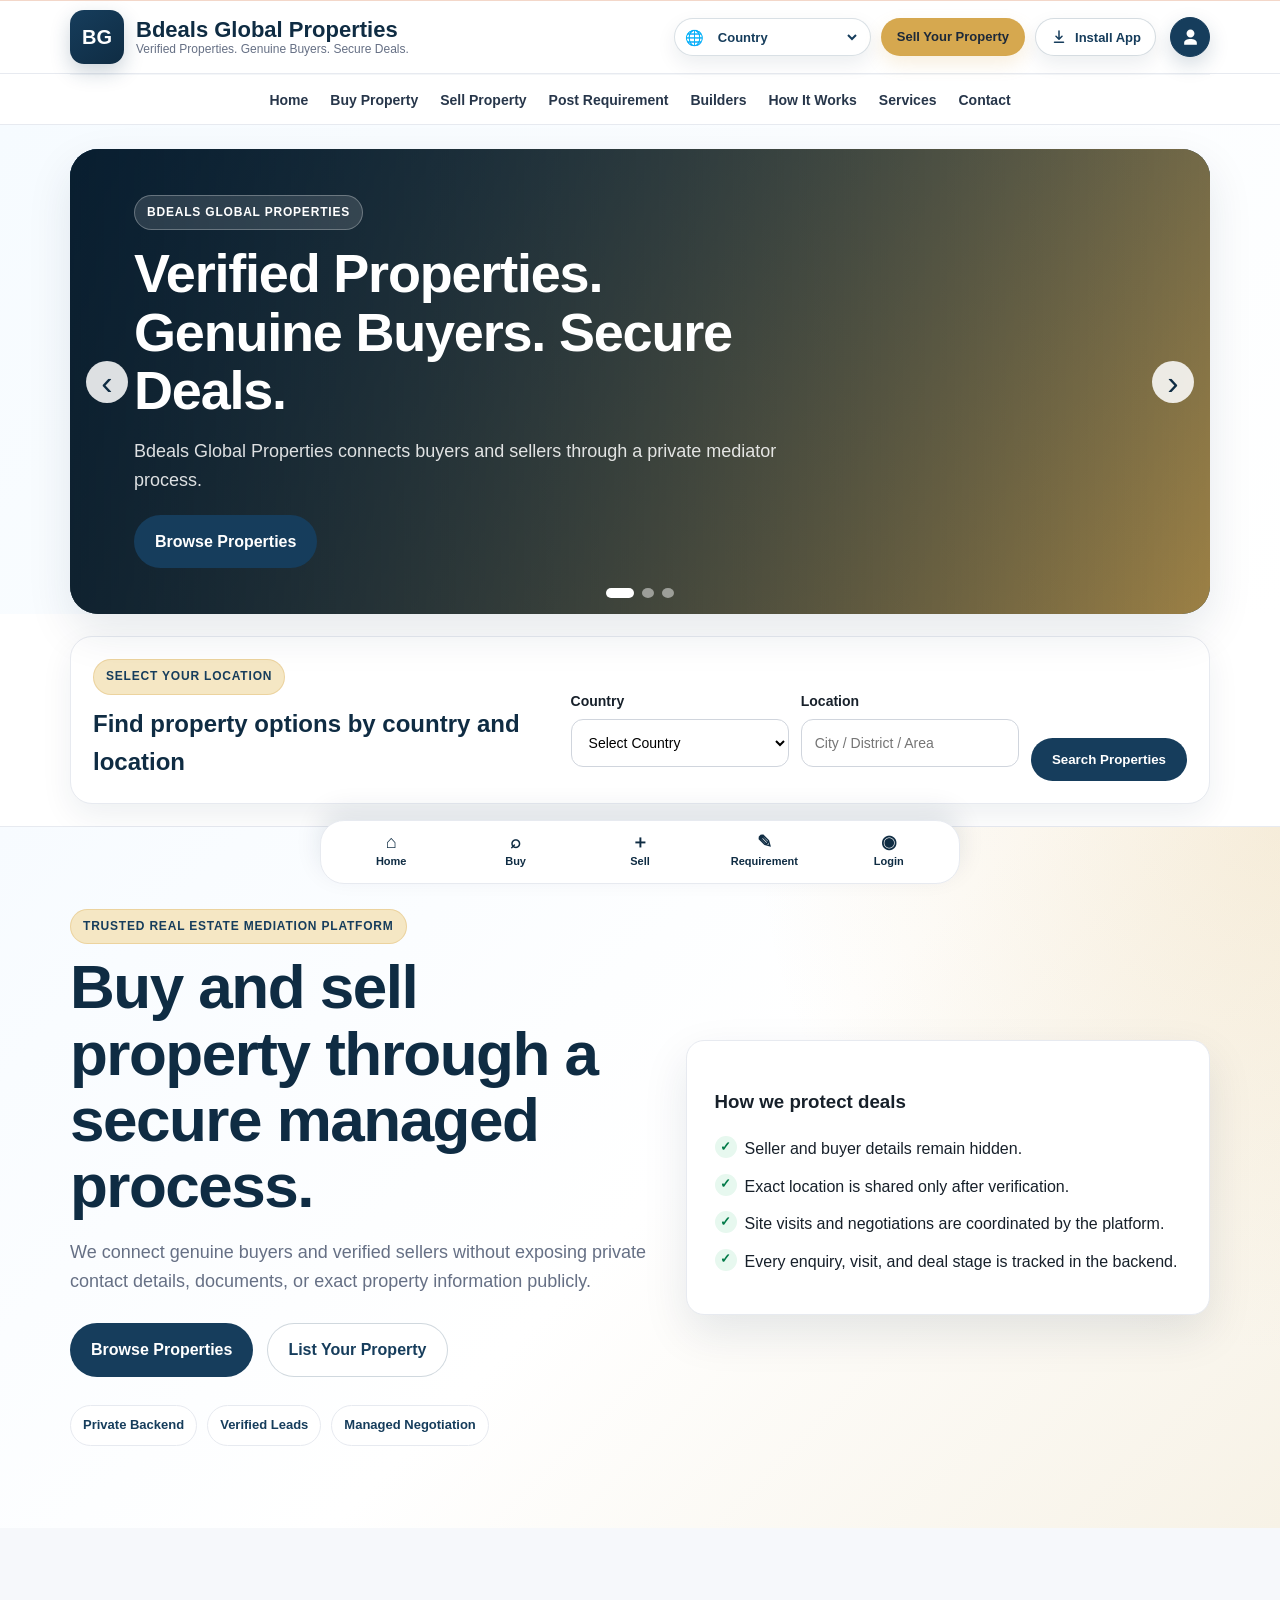
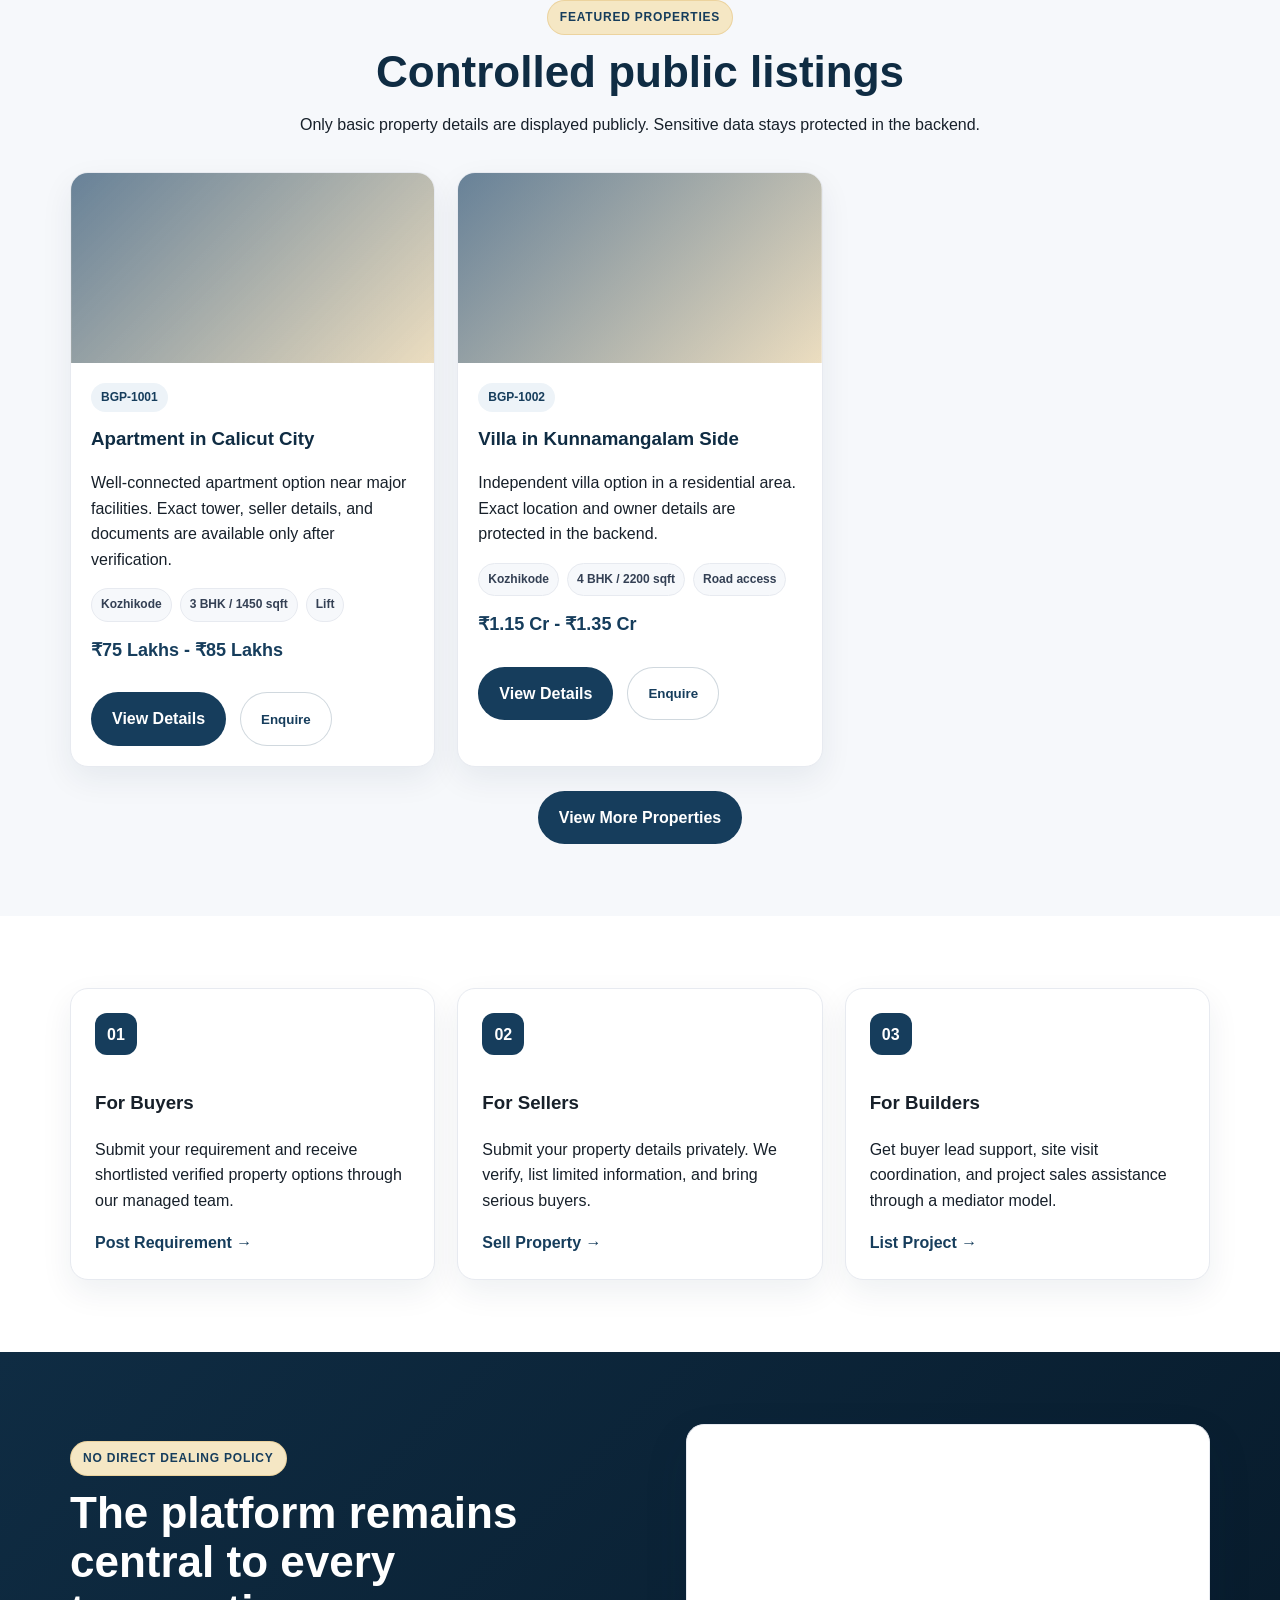
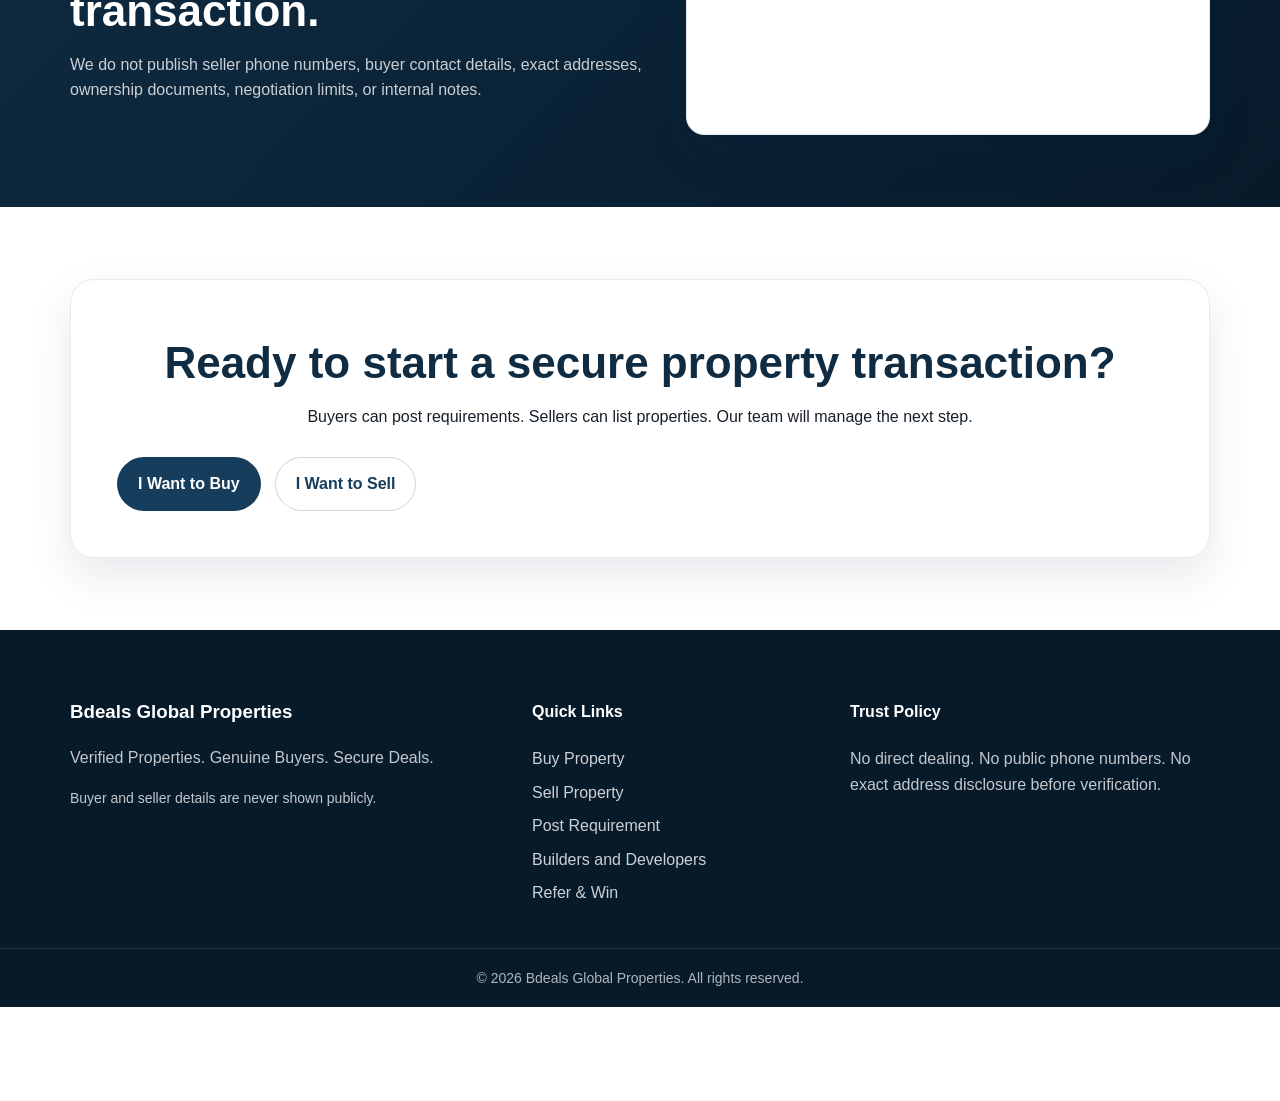
<file: index.html>
<!DOCTYPE html>
<html lang="en">
<head>
  <title>Home | Bdeals Global Properties</title>
  <meta charset="UTF-8">
  <meta name="viewport" content="width=device-width, initial-scale=1.0">
  <link rel="manifest" href="manifest.webmanifest">
  <meta name="theme-color" content="#163d5c">
  <meta name="mobile-web-app-capable" content="yes">
  <meta name="apple-mobile-web-app-capable" content="yes">
  <meta name="apple-mobile-web-app-title" content="BGP">
  <meta name="apple-mobile-web-app-status-bar-style" content="default">
  <link rel="apple-touch-icon" href="assets/icons/icon-180.png">
  <meta name="description" content="Trusted real estate mediator platform connecting verified property sellers and genuine buyers through a private managed process.">
  <link rel="stylesheet" href="css/style.css">
  <script defer src="js/config.js"></script>
  <script defer src="js/main.js"></script>
</head>
<body>

<header class="site-header">
  <div class="top-utility-bar brand-top-bar">
    <div class="container top-utility-wrap brand-top-wrap">
      <a class="brand top-brand" href="index.html" aria-label="Bdeals Global Properties Home">
        <span class="brand-mark">BG</span>
        <span>
          <strong>Bdeals Global Properties</strong>
          <small>Verified Properties. Genuine Buyers. Secure Deals.</small>
        </span>
      </a>

      <div class="top-action-group">
        <div class="top-country-picker" title="Select Country">
          <span class="top-country-icon">🌐</span>
          <select id="topCountrySelect" class="country-select top-country-select" onchange="handleTopCountryChange(this.value)" aria-label="Select country">
            <option value="">Country</option>
          </select>
        </div>

        <a class="top-sell-property-btn" href="sell-property.html">Sell Your Property</a>

        <button id="pwaInstallBtn" class="install-app-btn visible" type="button" onclick="installPWA()" title="Install App">
          <svg viewBox="0 0 24 24" aria-hidden="true">
            <path d="M12 3a1 1 0 0 1 1 1v8.59l2.3-2.3a1 1 0 1 1 1.4 1.42l-4 4a1 1 0 0 1-1.4 0l-4-4a1 1 0 1 1 1.4-1.42l2.3 2.3V4a1 1 0 0 1 1-1ZM5 19a1 1 0 0 1 1-1h12a1 1 0 1 1 0 2H6a1 1 0 0 1-1-1Z"></path>
          </svg>
          <span>Install App</span>
        </button>

        <a class="login-icon-link customer-login-icon-only" href="customer-login.html" aria-label="Customer Login / Signup" title="Customer Login / Signup">
          <svg viewBox="0 0 24 24" aria-hidden="true">
            <path d="M12 12c2.76 0 5-2.24 5-5s-2.24-5-5-5-5 2.24-5 5 2.24 5 5 5Zm0 2c-4.42 0-8 2.02-8 4.5V21h16v-2.5c0-2.48-3.58-4.5-8-4.5Z"></path>
          </svg>
        </a>
      </div>
    </div>
  </div>

  <div class="container nav-wrap screenshot-header menu-only-header">
    <button class="menu-toggle" aria-label="Open menu" onclick="toggleMenu()">☰</button>

    <nav id="mainMenu" class="main-nav">
      <a href="index.html">Home</a>
      <a href="buy-property.html">Buy Property</a>
      <a href="sell-property.html">Sell Property</a>
      <a href="post-requirement.html">Post Requirement</a>
      <a href="builders.html">Builders</a>
      <a href="how-it-works.html">How It Works</a>
      <a href="services.html">Services</a>
      <a href="contact.html">Contact</a>
    </nav>
  </div>
</header>
<main>

<section class="banner-slider-section">
  <div class="container">
    <div id="homeBannerSlider" class="banner-slider" aria-label="Promotional banners">
      <div class="banner-slide active">
        <div class="banner-content">
          <span class="eyebrow">Bdeals Global Properties</span>
          <h2>Verified Properties. Genuine Buyers. Secure Deals.</h2>
          <p>Backend-controlled banner area. Add, hide, or change banners from Google Sheets.</p>
          <a class="btn primary" href="post-requirement.html">Post Requirement</a>
        </div>
      </div>
      <button class="banner-arrow prev" type="button" onclick="moveBanner(-1)" aria-label="Previous banner">‹</button>
      <button class="banner-arrow next" type="button" onclick="moveBanner(1)" aria-label="Next banner">›</button>
      <div id="bannerDots" class="banner-dots" aria-label="Banner navigation"></div>
    </div>
  </div>
</section>


<section class="country-location-section">
  <div class="container">
    <div class="country-location-bar">
      <div>
        <span class="eyebrow">Select Your Location</span>
        <h3>Find property options by country and location</h3>
      </div>
      <div class="country-location-controls">
        <label>Country
          <select id="homeCountryFilter" class="country-select visible-country-select">
            <option value="">Select Country</option>
          </select>
        </label>
        <label>Location
          <input id="homeLocationFilter" type="text" placeholder="City / District / Area">
        </label>
        <button class="btn primary" type="button" onclick="goToBuyWithLocation()">Search Properties</button>
      </div>
    </div>
  </div>
</section>

<section class="hero">
  <div class="container hero-grid">
    <div class="hero-copy">
      <span class="eyebrow">Trusted Real Estate Mediation Platform</span>
      <h1>Buy and sell property through a secure managed process.</h1>
      <p>We connect genuine buyers and verified sellers without exposing private contact details, documents, or exact property information publicly.</p>
      <div class="hero-actions"><a class="btn primary" href="buy-property.html">Browse Properties</a><a class="btn secondary" href="sell-property.html">List Your Property</a></div>
      <div class="trust-row"><span>Private Backend</span><span>Verified Leads</span><span>Managed Negotiation</span></div>
    </div>
    <div class="hero-card"><h3>How we protect deals</h3><ul class="check-list"><li>Seller and buyer details remain hidden.</li><li>Exact location is shared only after verification.</li><li>Site visits and negotiations are coordinated by the platform.</li><li>Every enquiry, visit, and deal stage is tracked in the backend.</li></ul></div>
  </div>
</section>
<section class="section light"><div class="container"><div class="section-title"><span class="eyebrow">Featured Properties</span><h2>Controlled public listings</h2><p>Only basic property details are displayed publicly. Sensitive data stays protected in the backend.</p></div><div id="featuredProperties" class="property-grid"></div><div class="center mt-24"><a class="btn primary" href="buy-property.html">View More Properties</a></div></div></section>
<section class="section"><div class="container cards-3"><div class="info-card"><span class="icon">01</span><h3>For Buyers</h3><p>Submit your requirement and receive shortlisted verified property options through our managed team.</p><a href="post-requirement.html">Post Requirement →</a></div><div class="info-card"><span class="icon">02</span><h3>For Sellers</h3><p>Submit your property details privately. We verify, list limited information, and bring serious buyers.</p><a href="sell-property.html">Sell Property →</a></div><div class="info-card"><span class="icon">03</span><h3>For Builders</h3><p>Get buyer lead support, site visit coordination, and project sales assistance through a mediator model.</p><a href="builders.html">List Project →</a></div></div></section>
<section class="section dark"><div class="container split"><div><span class="eyebrow">No Direct Dealing Policy</span><h2>The platform remains central to every transaction.</h2><p>We do not publish seller phone numbers, buyer contact details, exact addresses, ownership documents, negotiation limits, or internal notes.</p></div><div class="privacy-box"><h3>Public users can see</h3><p>Property type, locality, approximate size, price range, basic photos, highlights, and property code.</p><h3>Only admin can see</h3><p>Buyer/seller details, exact address, documents, negotiation details, commission terms, follow-ups, and deal status.</p></div></div></section>
<section class="section"><div class="container cta-panel"><h2>Ready to start a secure property transaction?</h2><p>Buyers can post requirements. Sellers can list properties. Our team will manage the next step.</p><div class="hero-actions center"><a class="btn primary" href="post-requirement.html">I Want to Buy</a><a class="btn secondary" href="sell-property.html">I Want to Sell</a></div></div></section></main>

<footer class="site-footer">
  <div class="container footer-grid">
    <div><h3>Bdeals Global Properties</h3><p>Verified Properties. Genuine Buyers. Secure Deals.</p><p class="muted">Buyer and seller details are never shown publicly.</p></div>
    <div><h4>Quick Links</h4><a href="buy-property.html">Buy Property</a><a href="sell-property.html">Sell Property</a><a href="post-requirement.html">Post Requirement</a><a href="builders.html">Builders and Developers</a>
      <a href="refer-and-win.html">Refer & Win</a></div>
    <div><h4>Trust Policy</h4><p>No direct dealing. No public phone numbers. No exact address disclosure before verification.</p></div>
  </div>
  <div class="footer-bottom">© <span id="year"></span> Bdeals Global Properties. All rights reserved.</div>
</footer>

<nav class="bottom-menu" aria-label="Bottom menu">
  <a href="index.html">
    <span class="bottom-icon">⌂</span>
    <span>Home</span>
  </a>
  <a href="buy-property.html">
    <span class="bottom-icon">⌕</span>
    <span>Buy</span>
  </a>
  <a href="sell-property.html">
    <span class="bottom-icon">＋</span>
    <span>Sell</span>
  </a>
  <a href="post-requirement.html">
    <span class="bottom-icon">✎</span>
    <span>Requirement</span>
  </a>
  <a href="customer-login.html">
    <span class="bottom-icon">◉</span>
    <span>Login</span>
  </a>
</nav>

</body>
</html>
</file>
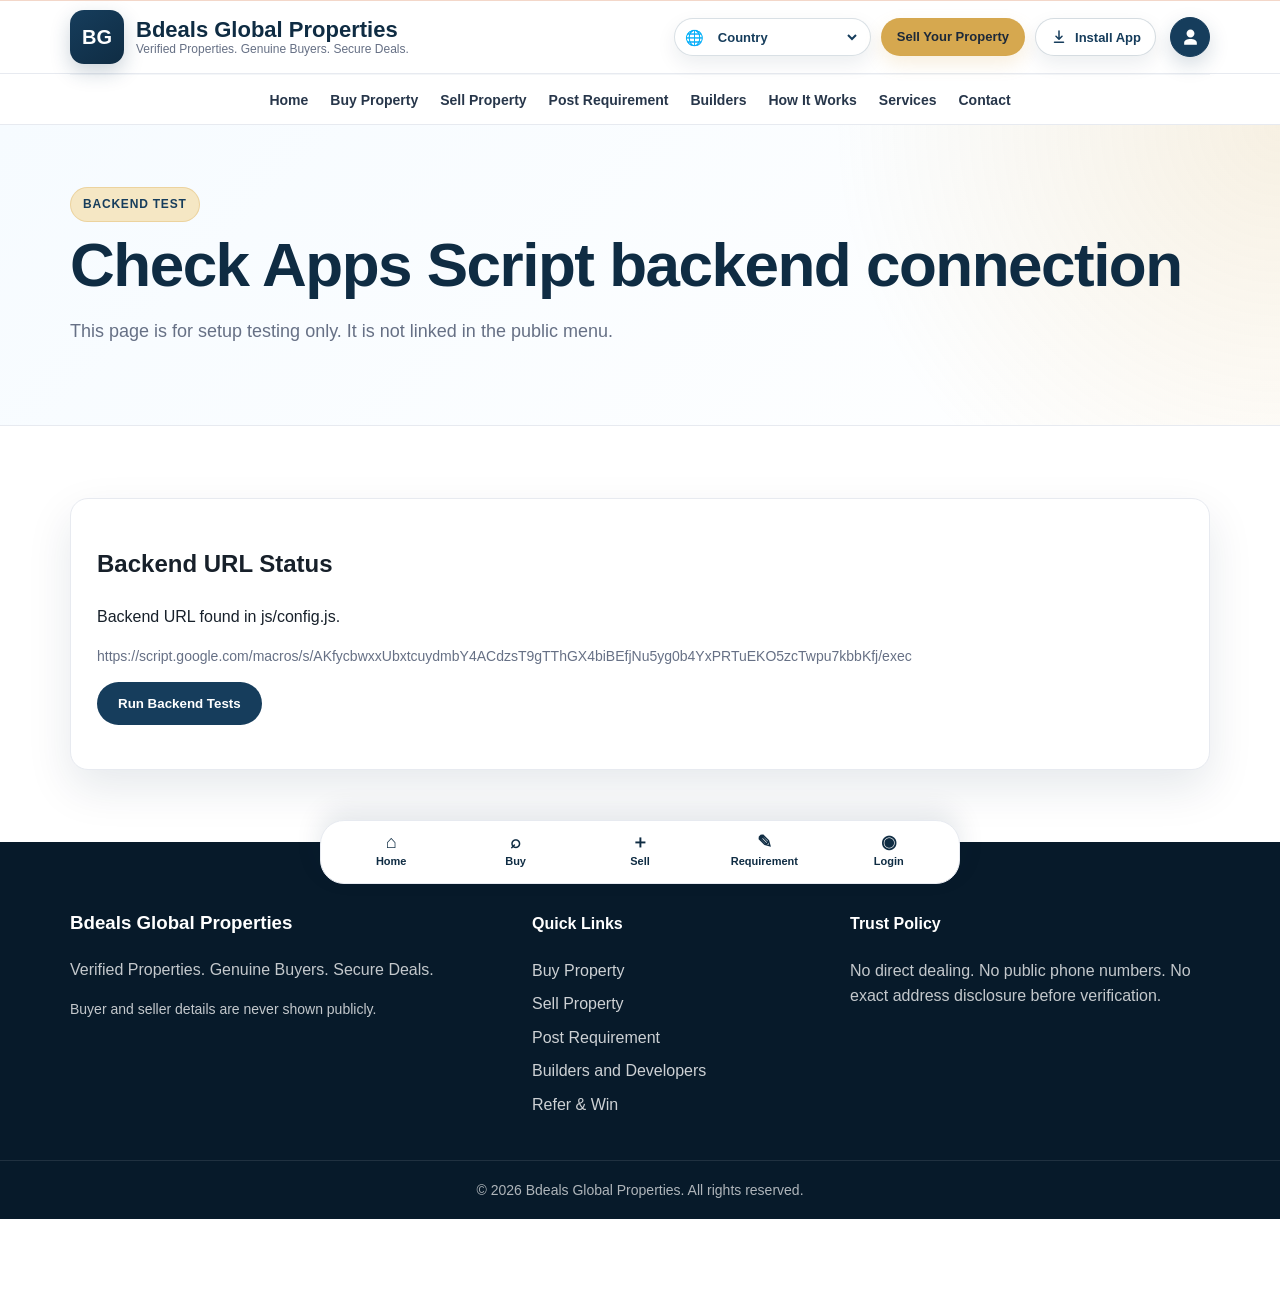
<file: backend-test.html>
<!DOCTYPE html>
<html lang="en">
<head>
  <title>Backend Test | Bdeals Global Properties</title>
  <meta charset="UTF-8">
  <meta name="viewport" content="width=device-width, initial-scale=1.0">
  <link rel="manifest" href="manifest.webmanifest">
  <meta name="theme-color" content="#163d5c">
  <meta name="mobile-web-app-capable" content="yes">
  <meta name="apple-mobile-web-app-capable" content="yes">
  <meta name="apple-mobile-web-app-title" content="BGP">
  <meta name="apple-mobile-web-app-status-bar-style" content="default">
  <link rel="apple-touch-icon" href="assets/icons/icon-180.png">
  <meta name="description" content="Trusted real estate mediator platform connecting verified property sellers and genuine buyers through a private managed process.">
  <link rel="stylesheet" href="css/style.css">
  <script defer src="js/config.js"></script>
  <script defer src="js/main.js"></script>
</head>
<body>
<header class="site-header">
  <div class="top-utility-bar brand-top-bar">
    <div class="container top-utility-wrap brand-top-wrap">
      <a class="brand top-brand" href="index.html" aria-label="Bdeals Global Properties Home">
        <span class="brand-mark">BG</span>
        <span>
          <strong>Bdeals Global Properties</strong>
          <small>Verified Properties. Genuine Buyers. Secure Deals.</small>
        </span>
      </a>

      <div class="top-action-group">
        <div class="top-country-picker" title="Select Country">
          <span class="top-country-icon">🌐</span>
          <select id="topCountrySelect" class="country-select top-country-select" onchange="handleTopCountryChange(this.value)" aria-label="Select country">
            <option value="">Country</option>
          </select>
        </div>

        <a class="top-sell-property-btn" href="sell-property.html">Sell Your Property</a>

        <button id="pwaInstallBtn" class="install-app-btn visible" type="button" onclick="installPWA()" title="Install App">
          <svg viewBox="0 0 24 24" aria-hidden="true">
            <path d="M12 3a1 1 0 0 1 1 1v8.59l2.3-2.3a1 1 0 1 1 1.4 1.42l-4 4a1 1 0 0 1-1.4 0l-4-4a1 1 0 1 1 1.4-1.42l2.3 2.3V4a1 1 0 0 1 1-1ZM5 19a1 1 0 0 1 1-1h12a1 1 0 1 1 0 2H6a1 1 0 0 1-1-1Z"></path>
          </svg>
          <span>Install App</span>
        </button>

        <a class="login-icon-link customer-login-icon-only" href="customer-login.html" aria-label="Customer Login / Signup" title="Customer Login / Signup">
          <svg viewBox="0 0 24 24" aria-hidden="true">
            <path d="M12 12c2.76 0 5-2.24 5-5s-2.24-5-5-5-5 2.24-5 5 2.24 5 5 5Zm0 2c-4.42 0-8 2.02-8 4.5V21h16v-2.5c0-2.48-3.58-4.5-8-4.5Z"></path>
          </svg>
        </a>
      </div>
    </div>
  </div>

  <div class="container nav-wrap screenshot-header menu-only-header">
    <button class="menu-toggle" aria-label="Open menu" onclick="toggleMenu()">☰</button>

    <nav id="mainMenu" class="main-nav">
      <a href="index.html">Home</a>
      <a href="buy-property.html">Buy Property</a>
      <a href="sell-property.html">Sell Property</a>
      <a href="post-requirement.html">Post Requirement</a>
      <a href="builders.html">Builders</a>
      <a href="how-it-works.html">How It Works</a>
      <a href="services.html">Services</a>
      <a href="contact.html">Contact</a>
    </nav>
  </div>
</header>
<main>
<section class="page-hero">
  <div class="container">
    <span class="eyebrow">Backend Test</span>
    <h1>Check Apps Script backend connection</h1>
    <p>This page is for setup testing only. It is not linked in the public menu.</p>
  </div>
</section>

<section class="section">
  <div class="container">
    <div id="backendTestBox"></div>
  </div>
</section>
</main>
<footer class="site-footer">
  <div class="container footer-grid">
    <div><h3>Bdeals Global Properties</h3><p>Verified Properties. Genuine Buyers. Secure Deals.</p><p class="muted">Buyer and seller details are never shown publicly.</p></div>
    <div><h4>Quick Links</h4><a href="buy-property.html">Buy Property</a><a href="sell-property.html">Sell Property</a><a href="post-requirement.html">Post Requirement</a><a href="builders.html">Builders and Developers</a>
      <a href="refer-and-win.html">Refer & Win</a></div>
    <div><h4>Trust Policy</h4><p>No direct dealing. No public phone numbers. No exact address disclosure before verification.</p></div>
  </div>
  <div class="footer-bottom">© <span id="year"></span> Bdeals Global Properties. All rights reserved.</div>
</footer>

<nav class="bottom-menu" aria-label="Bottom menu">
  <a href="index.html">
    <span class="bottom-icon">⌂</span>
    <span>Home</span>
  </a>
  <a href="buy-property.html">
    <span class="bottom-icon">⌕</span>
    <span>Buy</span>
  </a>
  <a href="sell-property.html">
    <span class="bottom-icon">＋</span>
    <span>Sell</span>
  </a>
  <a href="post-requirement.html">
    <span class="bottom-icon">✎</span>
    <span>Requirement</span>
  </a>
  <a href="customer-login.html">
    <span class="bottom-icon">◉</span>
    <span>Login</span>
  </a>
</nav>

</body>
</html>
</file>
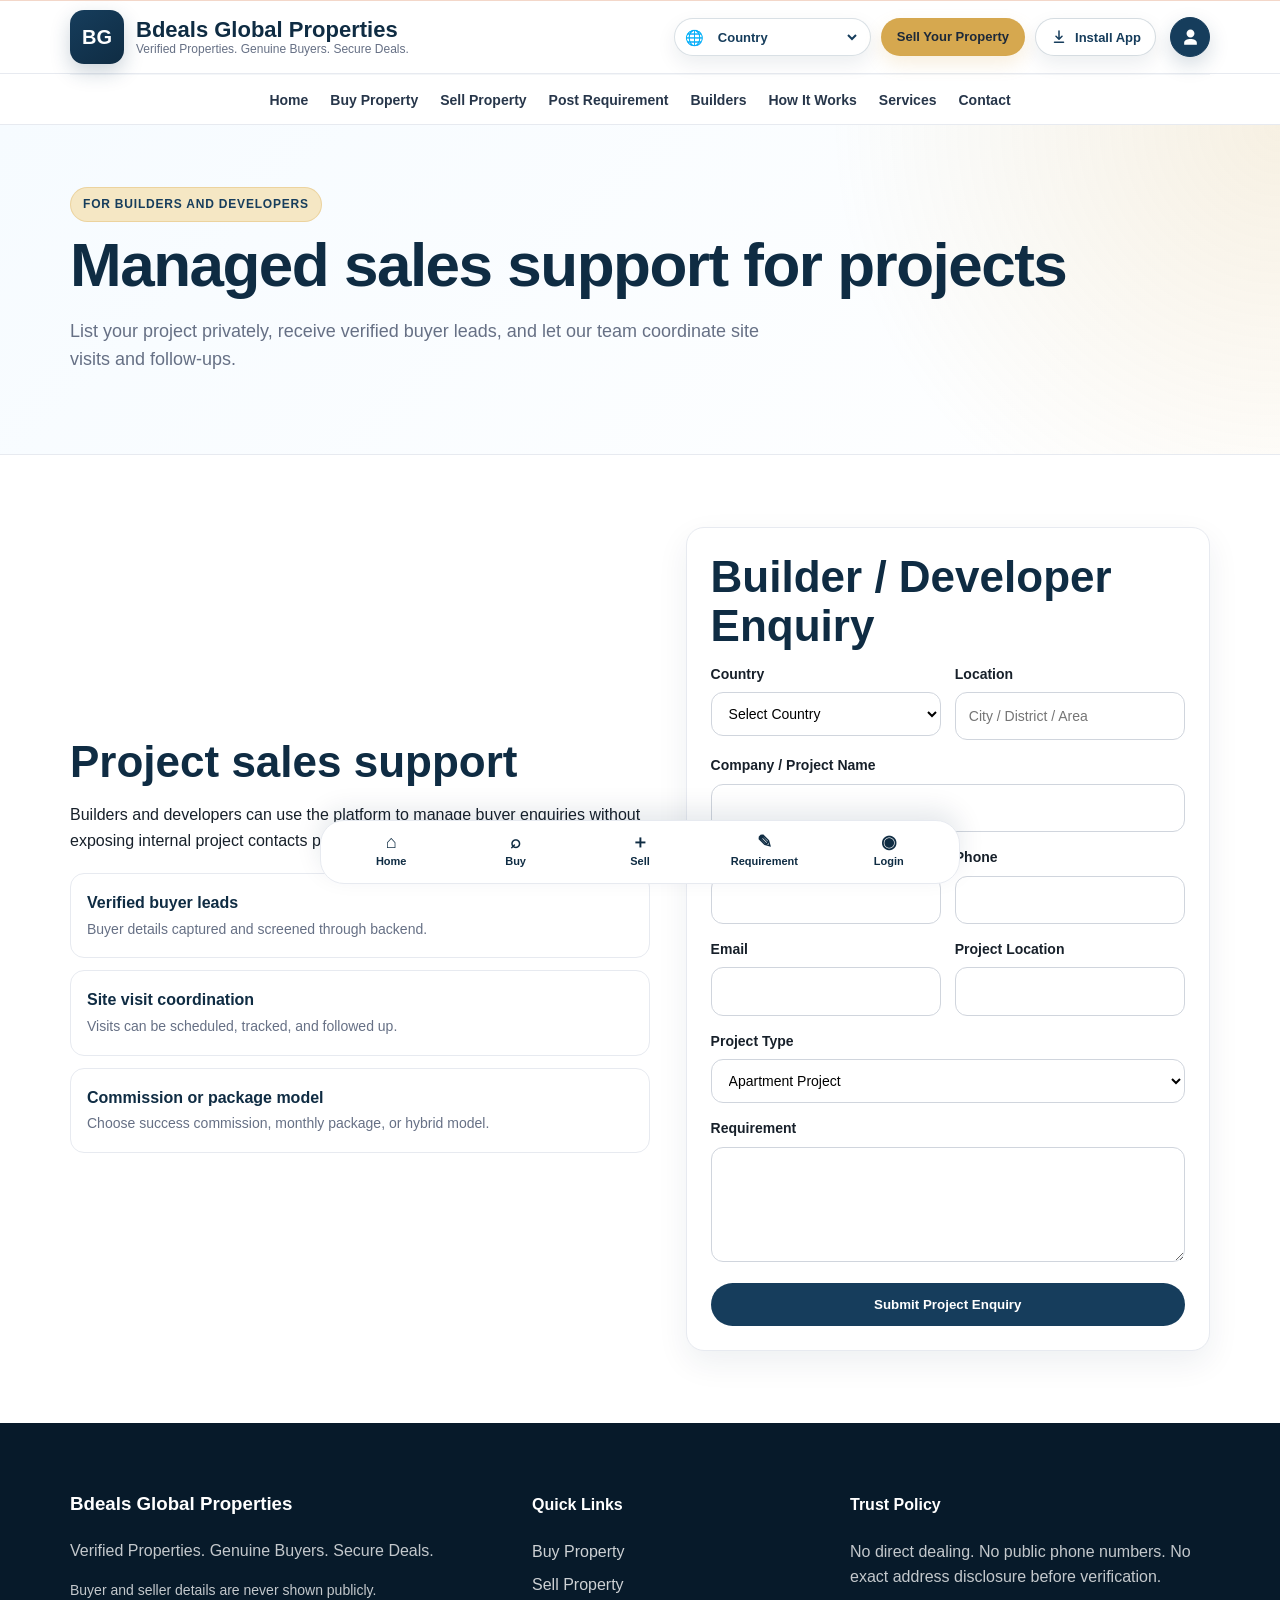
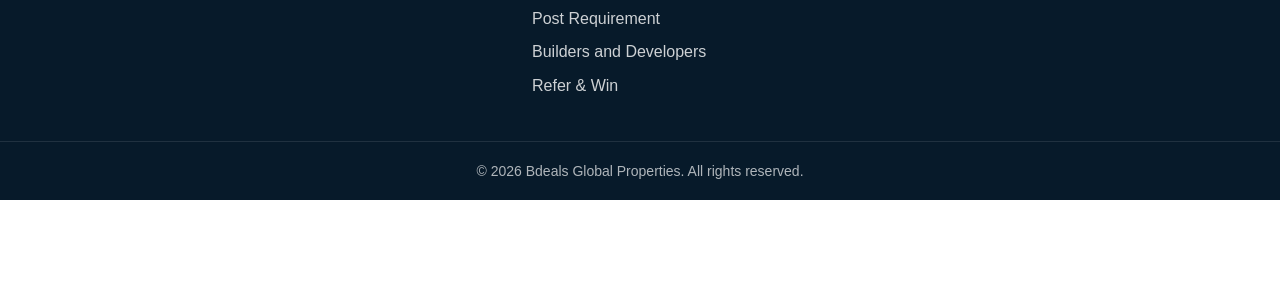
<file: builders.html>
<!DOCTYPE html>
<html lang="en">
<head>
  <title>Builders and Developers | Bdeals Global Properties</title>
  <meta charset="UTF-8">
  <meta name="viewport" content="width=device-width, initial-scale=1.0">
  <link rel="manifest" href="manifest.webmanifest">
  <meta name="theme-color" content="#163d5c">
  <meta name="mobile-web-app-capable" content="yes">
  <meta name="apple-mobile-web-app-capable" content="yes">
  <meta name="apple-mobile-web-app-title" content="BGP">
  <meta name="apple-mobile-web-app-status-bar-style" content="default">
  <link rel="apple-touch-icon" href="assets/icons/icon-180.png">
  <meta name="description" content="Trusted real estate mediator platform connecting verified property sellers and genuine buyers through a private managed process.">
  <link rel="stylesheet" href="css/style.css">
  <script defer src="js/config.js"></script>
  <script defer src="js/main.js"></script>
</head>
<body>

<header class="site-header">
  <div class="top-utility-bar brand-top-bar">
    <div class="container top-utility-wrap brand-top-wrap">
      <a class="brand top-brand" href="index.html" aria-label="Bdeals Global Properties Home">
        <span class="brand-mark">BG</span>
        <span>
          <strong>Bdeals Global Properties</strong>
          <small>Verified Properties. Genuine Buyers. Secure Deals.</small>
        </span>
      </a>

      <div class="top-action-group">
        <div class="top-country-picker" title="Select Country">
          <span class="top-country-icon">🌐</span>
          <select id="topCountrySelect" class="country-select top-country-select" onchange="handleTopCountryChange(this.value)" aria-label="Select country">
            <option value="">Country</option>
          </select>
        </div>

        <a class="top-sell-property-btn" href="sell-property.html">Sell Your Property</a>

        <button id="pwaInstallBtn" class="install-app-btn visible" type="button" onclick="installPWA()" title="Install App">
          <svg viewBox="0 0 24 24" aria-hidden="true">
            <path d="M12 3a1 1 0 0 1 1 1v8.59l2.3-2.3a1 1 0 1 1 1.4 1.42l-4 4a1 1 0 0 1-1.4 0l-4-4a1 1 0 1 1 1.4-1.42l2.3 2.3V4a1 1 0 0 1 1-1ZM5 19a1 1 0 0 1 1-1h12a1 1 0 1 1 0 2H6a1 1 0 0 1-1-1Z"></path>
          </svg>
          <span>Install App</span>
        </button>

        <a class="login-icon-link customer-login-icon-only" href="customer-login.html" aria-label="Customer Login / Signup" title="Customer Login / Signup">
          <svg viewBox="0 0 24 24" aria-hidden="true">
            <path d="M12 12c2.76 0 5-2.24 5-5s-2.24-5-5-5-5 2.24-5 5 2.24 5 5 5Zm0 2c-4.42 0-8 2.02-8 4.5V21h16v-2.5c0-2.48-3.58-4.5-8-4.5Z"></path>
          </svg>
        </a>
      </div>
    </div>
  </div>

  <div class="container nav-wrap screenshot-header menu-only-header">
    <button class="menu-toggle" aria-label="Open menu" onclick="toggleMenu()">☰</button>

    <nav id="mainMenu" class="main-nav">
      <a href="index.html">Home</a>
      <a href="buy-property.html">Buy Property</a>
      <a href="sell-property.html">Sell Property</a>
      <a href="post-requirement.html">Post Requirement</a>
      <a href="builders.html">Builders</a>
      <a href="how-it-works.html">How It Works</a>
      <a href="services.html">Services</a>
      <a href="contact.html">Contact</a>
    </nav>
  </div>
</header>
<main>
<section class="page-hero"><div class="container"><span class="eyebrow">For Builders and Developers</span><h1>Managed sales support for projects</h1><p>List your project privately, receive verified buyer leads, and let our team coordinate site visits and follow-ups.</p></div></section>
<section class="section"><div class="container split"><div><h2>Project sales support</h2><p>Builders and developers can use the platform to manage buyer enquiries without exposing internal project contacts publicly.</p><div class="feature-list"><div><strong>Verified buyer leads</strong><span>Buyer details captured and screened through backend.</span></div><div><strong>Site visit coordination</strong><span>Visits can be scheduled, tracked, and followed up.</span></div><div><strong>Commission or package model</strong><span>Choose success commission, monthly package, or hybrid model.</span></div></div></div><form class="form-card" data-form-type="builderEnquiry" onsubmit="submitMediatorForm(event)"><h2>Builder / Developer Enquiry</h2>
      <div class="grid-2">
        <label>Country
          <select name="country" class="country-select" required><option value="">Select Country</option></select>
        </label>
        <label>Location<input name="location" placeholder="City / District / Area" required></label>
      </div>
      <label>Company / Project Name<input name="companyName" required></label><div class="grid-2"><label>Contact Person<input name="contactPerson" required></label><label>Phone<input name="phone" required></label></div><div class="grid-2"><label>Email<input name="email" type="email"></label><label>Project Location<input name="projectLocation" required></label></div><label>Project Type<select name="projectType"><option>Apartment Project</option><option>Villa Project</option><option>Plot / Land Project</option><option>Commercial Project</option><option>Mixed Development</option></select></label><label>Requirement<textarea name="requirement" rows="4"></textarea></label><button class="btn primary full" type="submit">Submit Project Enquiry</button><div class="form-status" aria-live="polite"></div></form></div></section></main>

<footer class="site-footer">
  <div class="container footer-grid">
    <div><h3>Bdeals Global Properties</h3><p>Verified Properties. Genuine Buyers. Secure Deals.</p><p class="muted">Buyer and seller details are never shown publicly.</p></div>
    <div><h4>Quick Links</h4><a href="buy-property.html">Buy Property</a><a href="sell-property.html">Sell Property</a><a href="post-requirement.html">Post Requirement</a><a href="builders.html">Builders and Developers</a>
      <a href="refer-and-win.html">Refer & Win</a></div>
    <div><h4>Trust Policy</h4><p>No direct dealing. No public phone numbers. No exact address disclosure before verification.</p></div>
  </div>
  <div class="footer-bottom">© <span id="year"></span> Bdeals Global Properties. All rights reserved.</div>
</footer>

<nav class="bottom-menu" aria-label="Bottom menu">
  <a href="index.html">
    <span class="bottom-icon">⌂</span>
    <span>Home</span>
  </a>
  <a href="buy-property.html">
    <span class="bottom-icon">⌕</span>
    <span>Buy</span>
  </a>
  <a href="sell-property.html">
    <span class="bottom-icon">＋</span>
    <span>Sell</span>
  </a>
  <a href="post-requirement.html">
    <span class="bottom-icon">✎</span>
    <span>Requirement</span>
  </a>
  <a href="customer-login.html">
    <span class="bottom-icon">◉</span>
    <span>Login</span>
  </a>
</nav>

</body>
</html>
</file>
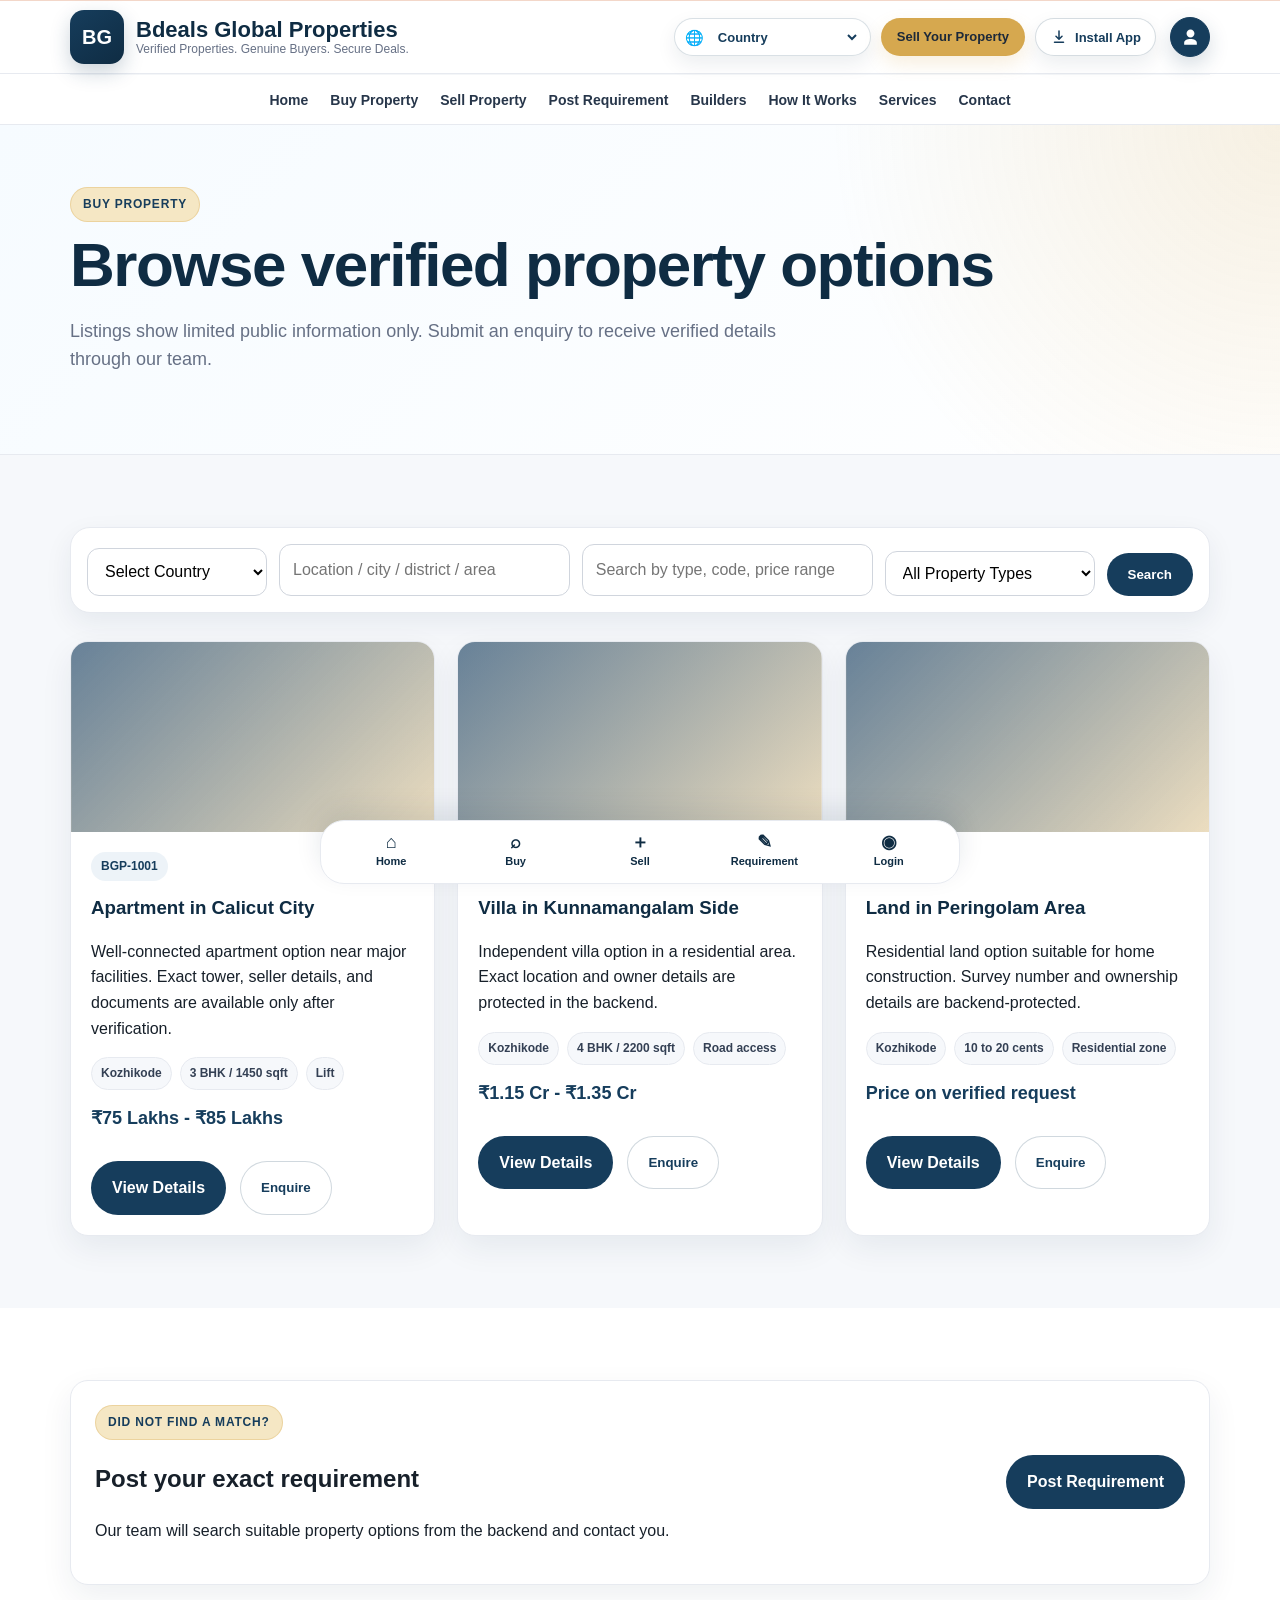
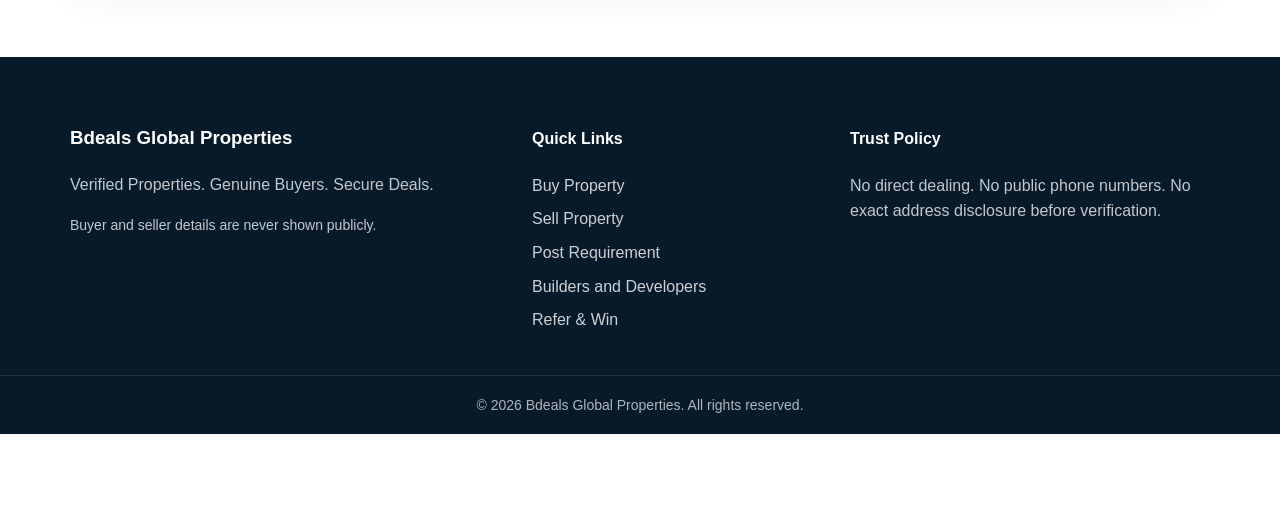
<file: buy-property.html>
<!DOCTYPE html>
<html lang="en">
<head>
  <title>Buy Property | Bdeals Global Properties</title>
  <meta charset="UTF-8">
  <meta name="viewport" content="width=device-width, initial-scale=1.0">
  <link rel="manifest" href="manifest.webmanifest">
  <meta name="theme-color" content="#163d5c">
  <meta name="mobile-web-app-capable" content="yes">
  <meta name="apple-mobile-web-app-capable" content="yes">
  <meta name="apple-mobile-web-app-title" content="BGP">
  <meta name="apple-mobile-web-app-status-bar-style" content="default">
  <link rel="apple-touch-icon" href="assets/icons/icon-180.png">
  <meta name="description" content="Trusted real estate mediator platform connecting verified property sellers and genuine buyers through a private managed process.">
  <link rel="stylesheet" href="css/style.css">
  <script defer src="js/config.js"></script>
  <script defer src="js/main.js"></script>
</head>
<body>

<header class="site-header">
  <div class="top-utility-bar brand-top-bar">
    <div class="container top-utility-wrap brand-top-wrap">
      <a class="brand top-brand" href="index.html" aria-label="Bdeals Global Properties Home">
        <span class="brand-mark">BG</span>
        <span>
          <strong>Bdeals Global Properties</strong>
          <small>Verified Properties. Genuine Buyers. Secure Deals.</small>
        </span>
      </a>

      <div class="top-action-group">
        <div class="top-country-picker" title="Select Country">
          <span class="top-country-icon">🌐</span>
          <select id="topCountrySelect" class="country-select top-country-select" onchange="handleTopCountryChange(this.value)" aria-label="Select country">
            <option value="">Country</option>
          </select>
        </div>

        <a class="top-sell-property-btn" href="sell-property.html">Sell Your Property</a>

        <button id="pwaInstallBtn" class="install-app-btn visible" type="button" onclick="installPWA()" title="Install App">
          <svg viewBox="0 0 24 24" aria-hidden="true">
            <path d="M12 3a1 1 0 0 1 1 1v8.59l2.3-2.3a1 1 0 1 1 1.4 1.42l-4 4a1 1 0 0 1-1.4 0l-4-4a1 1 0 1 1 1.4-1.42l2.3 2.3V4a1 1 0 0 1 1-1ZM5 19a1 1 0 0 1 1-1h12a1 1 0 1 1 0 2H6a1 1 0 0 1-1-1Z"></path>
          </svg>
          <span>Install App</span>
        </button>

        <a class="login-icon-link customer-login-icon-only" href="customer-login.html" aria-label="Customer Login / Signup" title="Customer Login / Signup">
          <svg viewBox="0 0 24 24" aria-hidden="true">
            <path d="M12 12c2.76 0 5-2.24 5-5s-2.24-5-5-5-5 2.24-5 5 2.24 5 5 5Zm0 2c-4.42 0-8 2.02-8 4.5V21h16v-2.5c0-2.48-3.58-4.5-8-4.5Z"></path>
          </svg>
        </a>
      </div>
    </div>
  </div>

  <div class="container nav-wrap screenshot-header menu-only-header">
    <button class="menu-toggle" aria-label="Open menu" onclick="toggleMenu()">☰</button>

    <nav id="mainMenu" class="main-nav">
      <a href="index.html">Home</a>
      <a href="buy-property.html">Buy Property</a>
      <a href="sell-property.html">Sell Property</a>
      <a href="post-requirement.html">Post Requirement</a>
      <a href="builders.html">Builders</a>
      <a href="how-it-works.html">How It Works</a>
      <a href="services.html">Services</a>
      <a href="contact.html">Contact</a>
    </nav>
  </div>
</header>
<main>
<section class="page-hero"><div class="container"><span class="eyebrow">Buy Property</span><h1>Browse verified property options</h1><p>Listings show limited public information only. Submit an enquiry to receive verified details through our team.</p></div></section>
<section class="section light"><div class="container"><div class="filter-panel property-filter-panel">
      <select id="countryFilter" class="country-select visible-country-select">
        <option value="">Select Country</option>
      </select>
      <input id="locationFilter" type="search" placeholder="Location / city / district / area">
      <input id="searchInput" type="search" placeholder="Search by type, code, price range">
      <select id="typeFilter">
        <option value="">All Property Types</option>
        <option value="Apartment">Apartment</option>
        <option value="Villa">Villa</option>
        <option value="House">House</option>
        <option value="Land">Land</option>
        <option value="Commercial">Commercial</option>
      </select>
      <button class="btn primary" onclick="applyPropertyFilters()">Search</button>
    </div>
    <div id="propertyList"  class="property-grid"></div></div></section>
<section class="section"><div class="container form-shell"><div><span class="eyebrow">Did not find a match?</span><h2>Post your exact requirement</h2><p>Our team will search suitable property options from the backend and contact you.</p></div><a class="btn primary" href="post-requirement.html">Post Requirement</a></div></section></main>

<footer class="site-footer">
  <div class="container footer-grid">
    <div><h3>Bdeals Global Properties</h3><p>Verified Properties. Genuine Buyers. Secure Deals.</p><p class="muted">Buyer and seller details are never shown publicly.</p></div>
    <div><h4>Quick Links</h4><a href="buy-property.html">Buy Property</a><a href="sell-property.html">Sell Property</a><a href="post-requirement.html">Post Requirement</a><a href="builders.html">Builders and Developers</a>
      <a href="refer-and-win.html">Refer & Win</a></div>
    <div><h4>Trust Policy</h4><p>No direct dealing. No public phone numbers. No exact address disclosure before verification.</p></div>
  </div>
  <div class="footer-bottom">© <span id="year"></span> Bdeals Global Properties. All rights reserved.</div>
</footer>

<nav class="bottom-menu" aria-label="Bottom menu">
  <a href="index.html">
    <span class="bottom-icon">⌂</span>
    <span>Home</span>
  </a>
  <a href="buy-property.html">
    <span class="bottom-icon">⌕</span>
    <span>Buy</span>
  </a>
  <a href="sell-property.html">
    <span class="bottom-icon">＋</span>
    <span>Sell</span>
  </a>
  <a href="post-requirement.html">
    <span class="bottom-icon">✎</span>
    <span>Requirement</span>
  </a>
  <a href="customer-login.html">
    <span class="bottom-icon">◉</span>
    <span>Login</span>
  </a>
</nav>

</body>
</html>
</file>
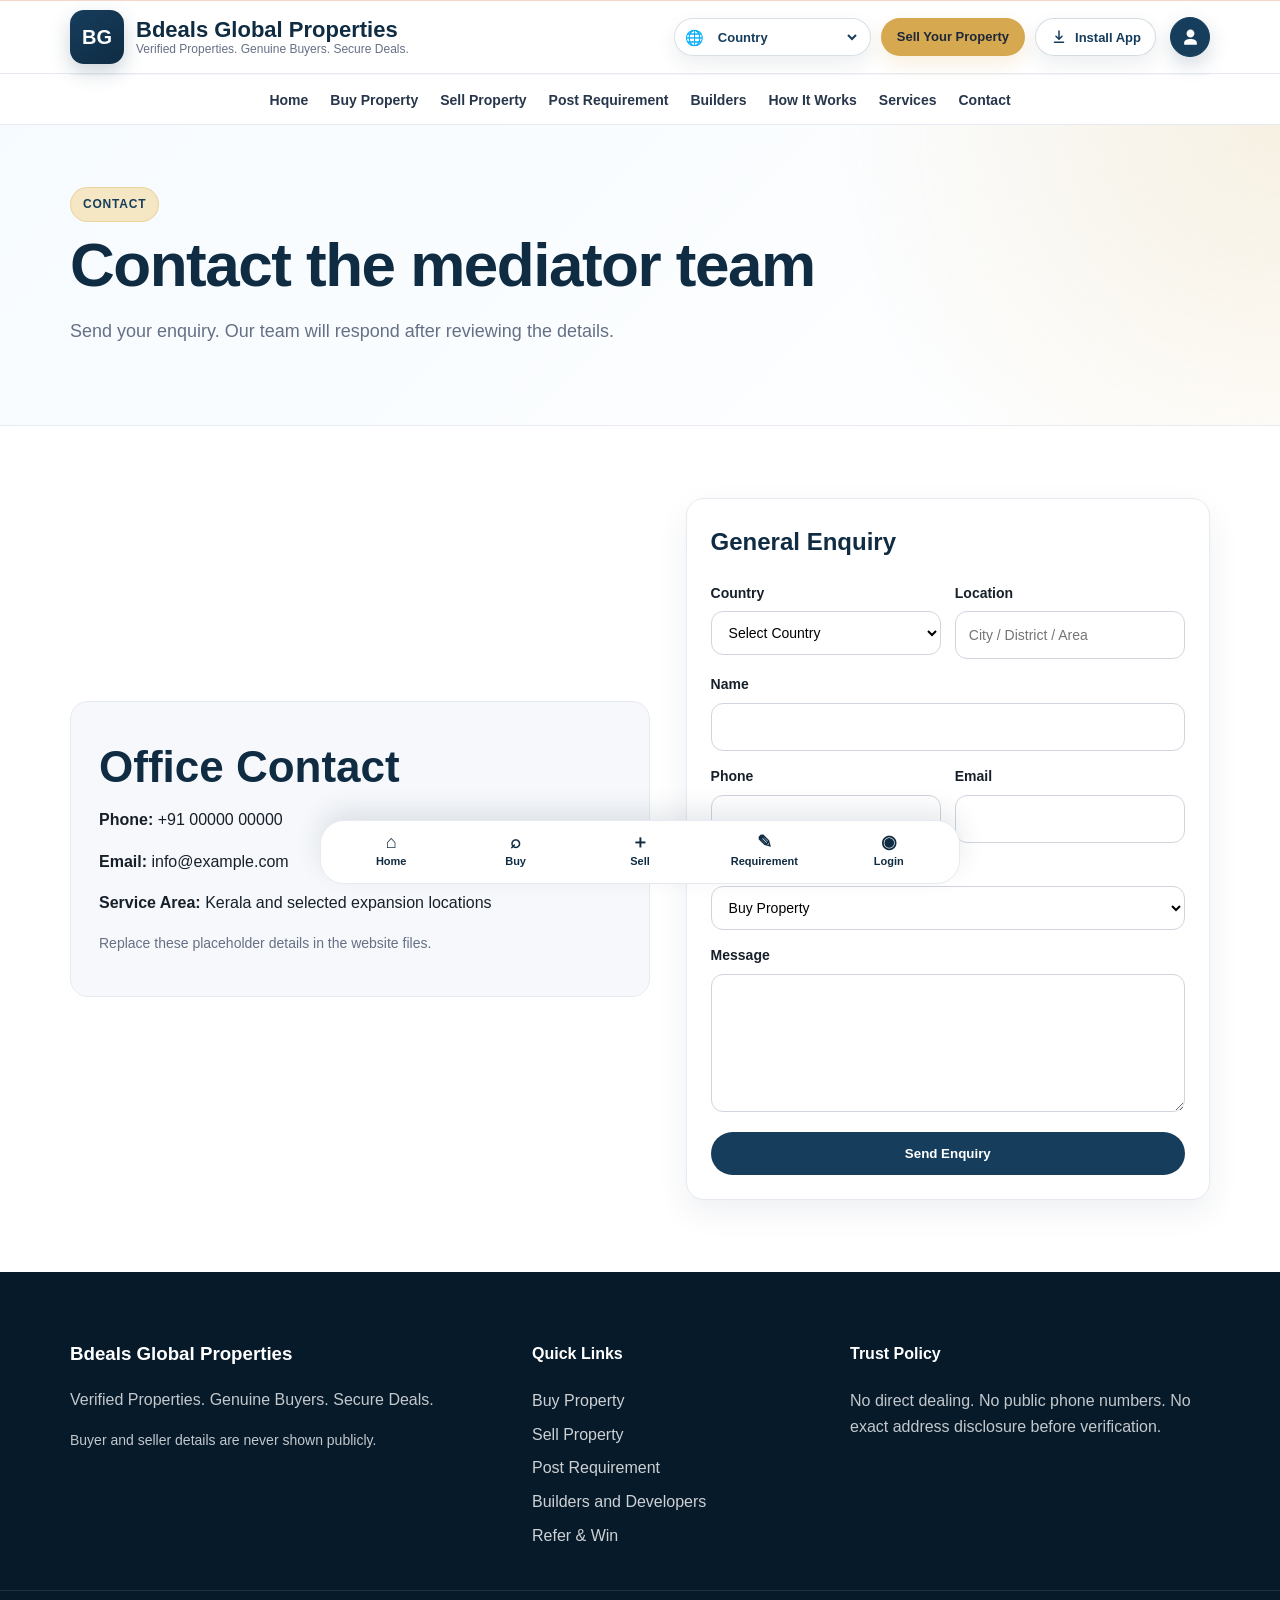
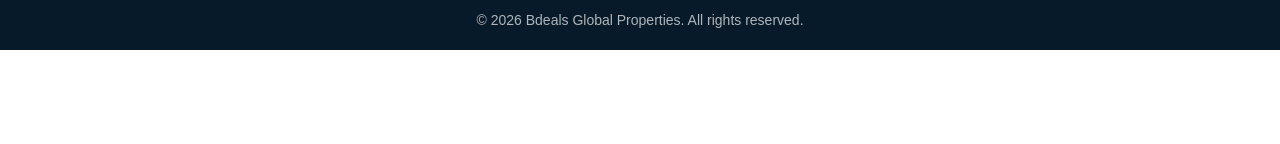
<file: contact.html>
<!DOCTYPE html>
<html lang="en">
<head>
  <title>Contact | Bdeals Global Properties</title>
  <meta charset="UTF-8">
  <meta name="viewport" content="width=device-width, initial-scale=1.0">
  <link rel="manifest" href="manifest.webmanifest">
  <meta name="theme-color" content="#163d5c">
  <meta name="mobile-web-app-capable" content="yes">
  <meta name="apple-mobile-web-app-capable" content="yes">
  <meta name="apple-mobile-web-app-title" content="BGP">
  <meta name="apple-mobile-web-app-status-bar-style" content="default">
  <link rel="apple-touch-icon" href="assets/icons/icon-180.png">
  <meta name="description" content="Trusted real estate mediator platform connecting verified property sellers and genuine buyers through a private managed process.">
  <link rel="stylesheet" href="css/style.css">
  <script defer src="js/config.js"></script>
  <script defer src="js/main.js"></script>
</head>
<body>

<header class="site-header">
  <div class="top-utility-bar brand-top-bar">
    <div class="container top-utility-wrap brand-top-wrap">
      <a class="brand top-brand" href="index.html" aria-label="Bdeals Global Properties Home">
        <span class="brand-mark">BG</span>
        <span>
          <strong>Bdeals Global Properties</strong>
          <small>Verified Properties. Genuine Buyers. Secure Deals.</small>
        </span>
      </a>

      <div class="top-action-group">
        <div class="top-country-picker" title="Select Country">
          <span class="top-country-icon">🌐</span>
          <select id="topCountrySelect" class="country-select top-country-select" onchange="handleTopCountryChange(this.value)" aria-label="Select country">
            <option value="">Country</option>
          </select>
        </div>

        <a class="top-sell-property-btn" href="sell-property.html">Sell Your Property</a>

        <button id="pwaInstallBtn" class="install-app-btn visible" type="button" onclick="installPWA()" title="Install App">
          <svg viewBox="0 0 24 24" aria-hidden="true">
            <path d="M12 3a1 1 0 0 1 1 1v8.59l2.3-2.3a1 1 0 1 1 1.4 1.42l-4 4a1 1 0 0 1-1.4 0l-4-4a1 1 0 1 1 1.4-1.42l2.3 2.3V4a1 1 0 0 1 1-1ZM5 19a1 1 0 0 1 1-1h12a1 1 0 1 1 0 2H6a1 1 0 0 1-1-1Z"></path>
          </svg>
          <span>Install App</span>
        </button>

        <a class="login-icon-link customer-login-icon-only" href="customer-login.html" aria-label="Customer Login / Signup" title="Customer Login / Signup">
          <svg viewBox="0 0 24 24" aria-hidden="true">
            <path d="M12 12c2.76 0 5-2.24 5-5s-2.24-5-5-5-5 2.24-5 5 2.24 5 5 5Zm0 2c-4.42 0-8 2.02-8 4.5V21h16v-2.5c0-2.48-3.58-4.5-8-4.5Z"></path>
          </svg>
        </a>
      </div>
    </div>
  </div>

  <div class="container nav-wrap screenshot-header menu-only-header">
    <button class="menu-toggle" aria-label="Open menu" onclick="toggleMenu()">☰</button>

    <nav id="mainMenu" class="main-nav">
      <a href="index.html">Home</a>
      <a href="buy-property.html">Buy Property</a>
      <a href="sell-property.html">Sell Property</a>
      <a href="post-requirement.html">Post Requirement</a>
      <a href="builders.html">Builders</a>
      <a href="how-it-works.html">How It Works</a>
      <a href="services.html">Services</a>
      <a href="contact.html">Contact</a>
    </nav>
  </div>
</header>
<main>
<section class="page-hero"><div class="container"><span class="eyebrow">Contact</span><h1>Contact the mediator team</h1><p>Send your enquiry. Our team will respond after reviewing the details.</p></div></section>
<section class="section"><div class="container form-layout"><div class="form-info"><h2>Office Contact</h2><p><strong>Phone:</strong> +91 00000 00000</p><p><strong>Email:</strong> info@example.com</p><p><strong>Service Area:</strong> Kerala and selected expansion locations</p><p class="muted">Replace these placeholder details in the website files.</p></div><form class="form-card" data-form-type="contact" onsubmit="submitMediatorForm(event)"><h2>General Enquiry</h2>
      <div class="grid-2">
        <label>Country
          <select name="country" class="country-select" required><option value="">Select Country</option></select>
        </label>
        <label>Location<input name="location" placeholder="City / District / Area" required></label>
      </div>
      <label>Name<input name="name" required></label><div class="grid-2"><label>Phone<input name="phone" required></label><label>Email<input name="email" type="email"></label></div><label>Purpose<select name="purpose"><option>Buy Property</option><option>Sell Property</option><option>Builder / Developer</option><option>Partnership</option><option>Other</option></select></label><label>Message<textarea name="message" rows="5"></textarea></label><button class="btn primary full" type="submit">Send Enquiry</button><div class="form-status" aria-live="polite"></div></form></div></section></main>

<footer class="site-footer">
  <div class="container footer-grid">
    <div><h3>Bdeals Global Properties</h3><p>Verified Properties. Genuine Buyers. Secure Deals.</p><p class="muted">Buyer and seller details are never shown publicly.</p></div>
    <div><h4>Quick Links</h4><a href="buy-property.html">Buy Property</a><a href="sell-property.html">Sell Property</a><a href="post-requirement.html">Post Requirement</a><a href="builders.html">Builders and Developers</a>
      <a href="refer-and-win.html">Refer & Win</a></div>
    <div><h4>Trust Policy</h4><p>No direct dealing. No public phone numbers. No exact address disclosure before verification.</p></div>
  </div>
  <div class="footer-bottom">© <span id="year"></span> Bdeals Global Properties. All rights reserved.</div>
</footer>

<nav class="bottom-menu" aria-label="Bottom menu">
  <a href="index.html">
    <span class="bottom-icon">⌂</span>
    <span>Home</span>
  </a>
  <a href="buy-property.html">
    <span class="bottom-icon">⌕</span>
    <span>Buy</span>
  </a>
  <a href="sell-property.html">
    <span class="bottom-icon">＋</span>
    <span>Sell</span>
  </a>
  <a href="post-requirement.html">
    <span class="bottom-icon">✎</span>
    <span>Requirement</span>
  </a>
  <a href="customer-login.html">
    <span class="bottom-icon">◉</span>
    <span>Login</span>
  </a>
</nav>

</body>
</html>
</file>
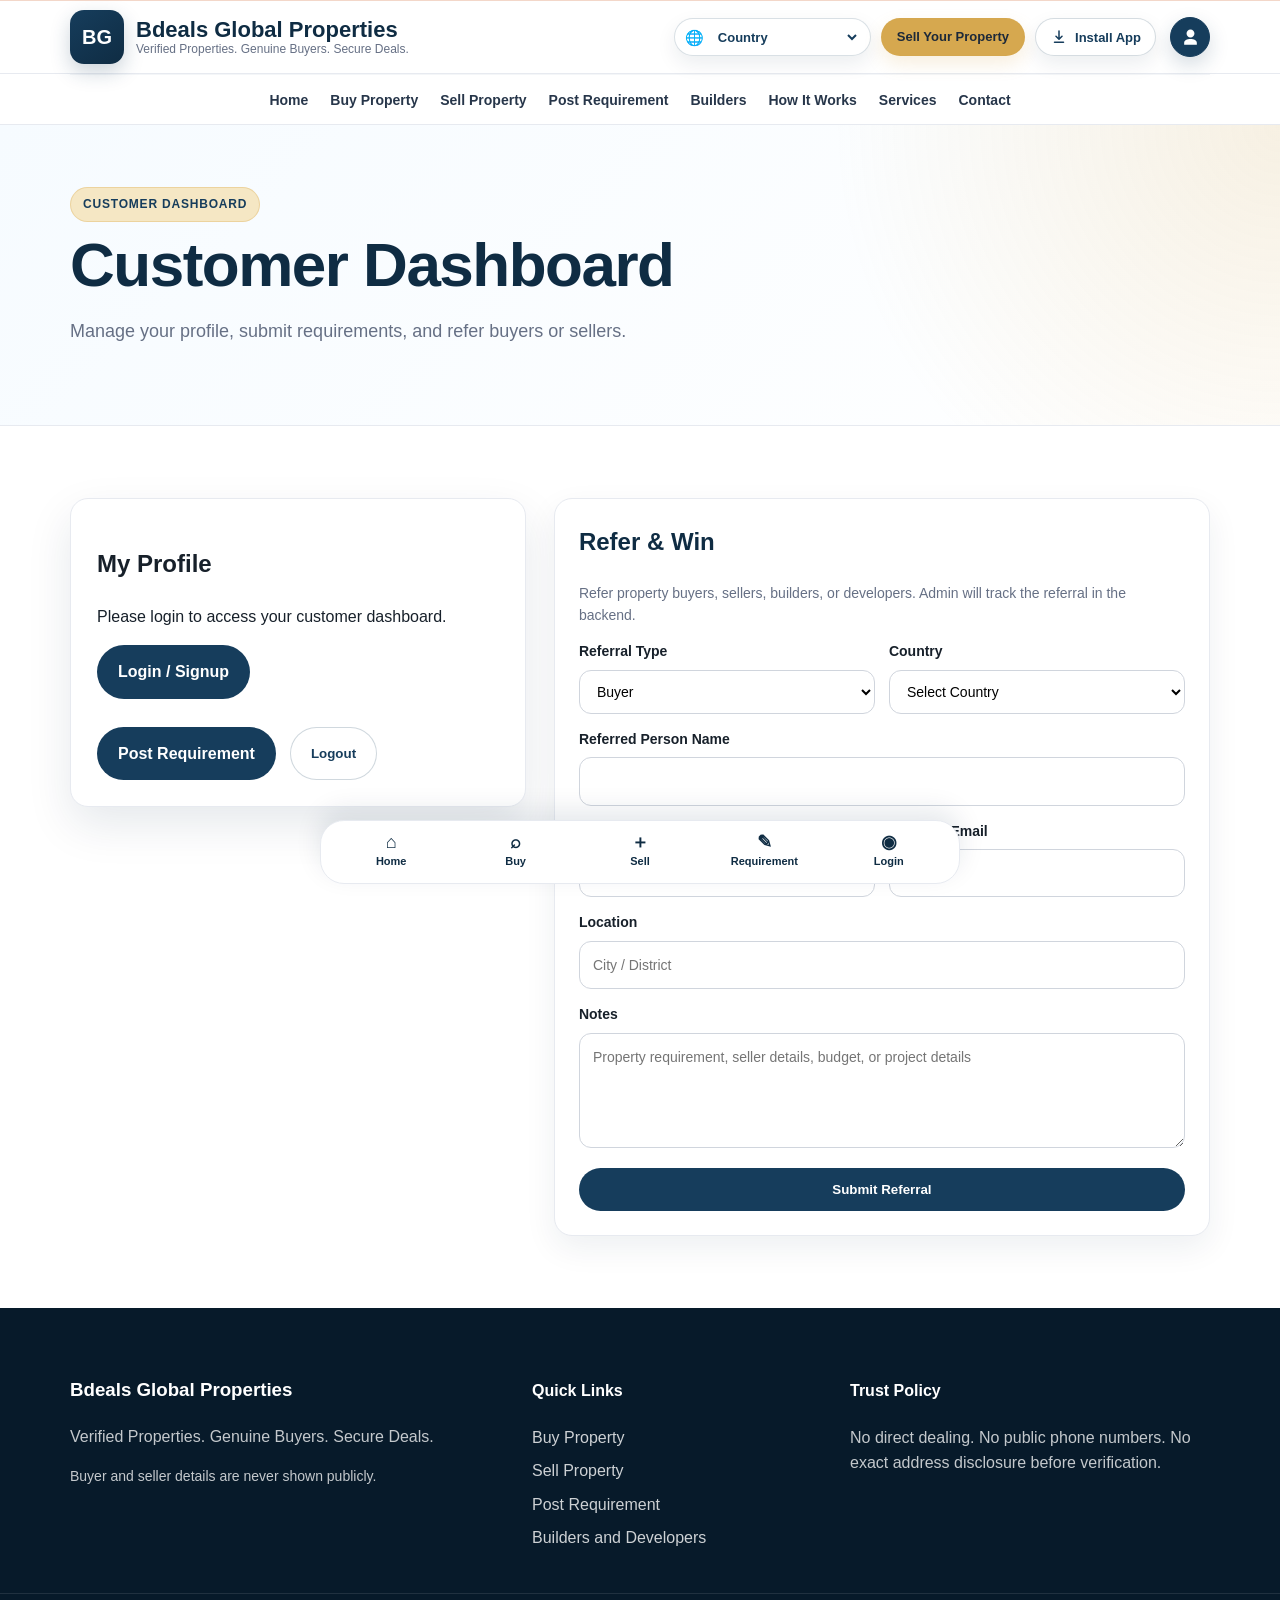
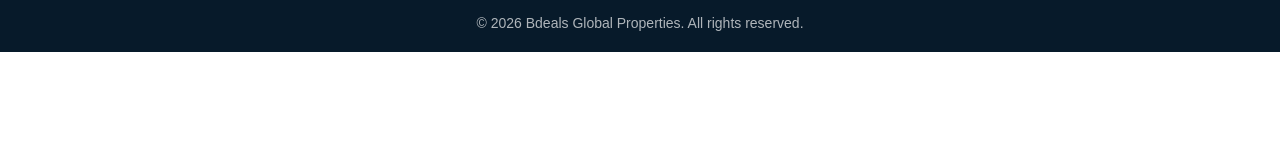
<file: customer-dashboard.html>
<!DOCTYPE html>
<html lang="en">
<head>
  <title>Customer Dashboard | Bdeals Global Properties</title>
  <meta charset="UTF-8">
  <meta name="viewport" content="width=device-width, initial-scale=1.0">
  <link rel="manifest" href="manifest.webmanifest">
  <meta name="theme-color" content="#163d5c">
  <meta name="mobile-web-app-capable" content="yes">
  <meta name="apple-mobile-web-app-capable" content="yes">
  <meta name="apple-mobile-web-app-title" content="BGP">
  <meta name="apple-mobile-web-app-status-bar-style" content="default">
  <link rel="apple-touch-icon" href="assets/icons/icon-180.png">
  <meta name="description" content="Trusted real estate mediator platform connecting verified property sellers and genuine buyers through a private managed process.">
  <link rel="stylesheet" href="css/style.css">
  <script defer src="js/config.js"></script>
  <script defer src="js/main.js"></script>
</head>
<body>
<header class="site-header">
  <div class="top-utility-bar brand-top-bar">
    <div class="container top-utility-wrap brand-top-wrap">
      <a class="brand top-brand" href="index.html" aria-label="Bdeals Global Properties Home">
        <span class="brand-mark">BG</span>
        <span>
          <strong>Bdeals Global Properties</strong>
          <small>Verified Properties. Genuine Buyers. Secure Deals.</small>
        </span>
      </a>

      <div class="top-action-group">
        <div class="top-country-picker" title="Select Country">
          <span class="top-country-icon">🌐</span>
          <select id="topCountrySelect" class="country-select top-country-select" onchange="handleTopCountryChange(this.value)" aria-label="Select country">
            <option value="">Country</option>
          </select>
        </div>

        <a class="top-sell-property-btn" href="sell-property.html">Sell Your Property</a>

        <button id="pwaInstallBtn" class="install-app-btn visible" type="button" onclick="installPWA()" title="Install App">
          <svg viewBox="0 0 24 24" aria-hidden="true">
            <path d="M12 3a1 1 0 0 1 1 1v8.59l2.3-2.3a1 1 0 1 1 1.4 1.42l-4 4a1 1 0 0 1-1.4 0l-4-4a1 1 0 1 1 1.4-1.42l2.3 2.3V4a1 1 0 0 1 1-1ZM5 19a1 1 0 0 1 1-1h12a1 1 0 1 1 0 2H6a1 1 0 0 1-1-1Z"></path>
          </svg>
          <span>Install App</span>
        </button>

        <a class="login-icon-link customer-login-icon-only" href="customer-login.html" aria-label="Customer Login / Signup" title="Customer Login / Signup">
          <svg viewBox="0 0 24 24" aria-hidden="true">
            <path d="M12 12c2.76 0 5-2.24 5-5s-2.24-5-5-5-5 2.24-5 5 2.24 5 5 5Zm0 2c-4.42 0-8 2.02-8 4.5V21h16v-2.5c0-2.48-3.58-4.5-8-4.5Z"></path>
          </svg>
        </a>
      </div>
    </div>
  </div>

  <div class="container nav-wrap screenshot-header menu-only-header">
    <button class="menu-toggle" aria-label="Open menu" onclick="toggleMenu()">☰</button>

    <nav id="mainMenu" class="main-nav">
      <a href="index.html">Home</a>
      <a href="buy-property.html">Buy Property</a>
      <a href="sell-property.html">Sell Property</a>
      <a href="post-requirement.html">Post Requirement</a>
      <a href="builders.html">Builders</a>
      <a href="how-it-works.html">How It Works</a>
      <a href="services.html">Services</a>
      <a href="contact.html">Contact</a>
    </nav>
  </div>
</header>
<main>

<section class="page-hero">
  <div class="container">
    <span class="eyebrow">Customer Dashboard</span>
    <h1 id="customerWelcome">Customer Dashboard</h1>
    <p>Manage your profile, submit requirements, and refer buyers or sellers.</p>
  </div>
</section>

<section class="section">
  <div class="container dashboard-grid">
    <div class="dashboard-card">
      <h2>My Profile</h2>
      <div id="customerProfileBox"></div>
      <div class="hero-actions">
        <a class="btn primary" href="post-requirement.html">Post Requirement</a>
        <button class="btn secondary" onclick="customerLogout()">Logout</button>
      </div>
    </div>

    <form class="form-card" onsubmit="submitCustomerReferral(event)">
      <h2>Refer & Win</h2>
      <p class="form-note">Refer property buyers, sellers, builders, or developers. Admin will track the referral in the backend.</p>
      <div class="grid-2">
        <label>Referral Type
          <select name="referralType" required>
            <option>Buyer</option>
            <option>Seller</option>
            <option>Builder / Developer</option>
            <option>Agent / Partner</option>
          </select>
        </label>
        <label>Country
          <select name="country" class="country-select" required><option value="">Select Country</option></select>
        </label>
      </div>
      <label>Referred Person Name<input name="referredName" required></label>
      <div class="grid-2">
        <label>Referred Phone<input name="referredPhone" required></label>
        <label>Referred Email<input name="referredEmail" type="email"></label>
      </div>
      <label>Location<input name="location" placeholder="City / District"></label>
      <label>Notes<textarea name="notes" rows="4" placeholder="Property requirement, seller details, budget, or project details"></textarea></label>
      <button class="btn primary full" type="submit">Submit Referral</button>
      <div class="form-status" aria-live="polite"></div>
    </form>
  </div>
</section>

</main>
<footer class="site-footer">
  <div class="container footer-grid">
    <div><h3>Bdeals Global Properties</h3><p>Verified Properties. Genuine Buyers. Secure Deals.</p><p class="muted">Buyer and seller details are never shown publicly.</p></div>
    <div><h4>Quick Links</h4><a href="buy-property.html">Buy Property</a><a href="sell-property.html">Sell Property</a><a href="post-requirement.html">Post Requirement</a><a href="builders.html">Builders and Developers</a></div>
    <div><h4>Trust Policy</h4><p>No direct dealing. No public phone numbers. No exact address disclosure before verification.</p></div>
  </div>
  <div class="footer-bottom">© <span id="year"></span> Bdeals Global Properties. All rights reserved.</div>
</footer>

<nav class="bottom-menu" aria-label="Bottom menu">
  <a href="index.html">
    <span class="bottom-icon">⌂</span>
    <span>Home</span>
  </a>
  <a href="buy-property.html">
    <span class="bottom-icon">⌕</span>
    <span>Buy</span>
  </a>
  <a href="sell-property.html">
    <span class="bottom-icon">＋</span>
    <span>Sell</span>
  </a>
  <a href="post-requirement.html">
    <span class="bottom-icon">✎</span>
    <span>Requirement</span>
  </a>
  <a href="customer-login.html">
    <span class="bottom-icon">◉</span>
    <span>Login</span>
  </a>
</nav>

</body>
</html>
</file>
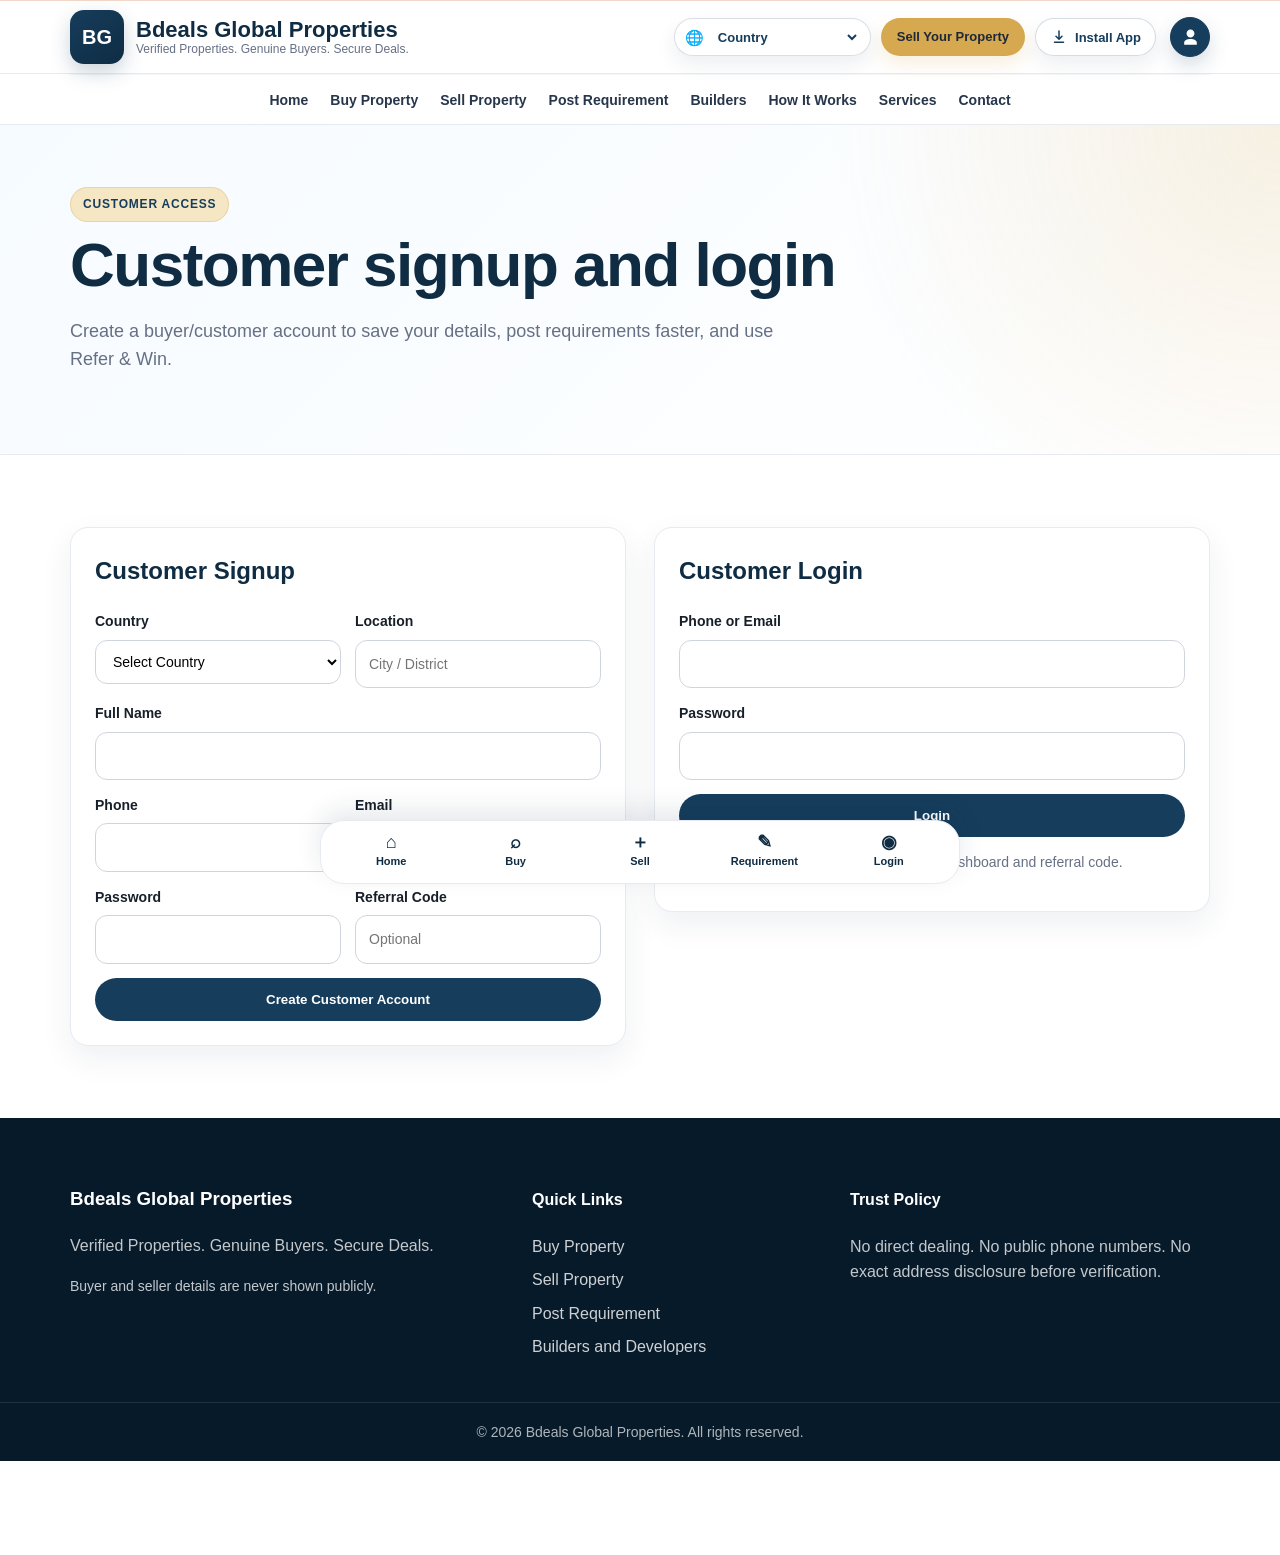
<file: customer-login.html>
<!DOCTYPE html>
<html lang="en">
<head>
  <title>Customer Login | Bdeals Global Properties</title>
  <meta charset="UTF-8">
  <meta name="viewport" content="width=device-width, initial-scale=1.0">
  <link rel="manifest" href="manifest.webmanifest">
  <meta name="theme-color" content="#163d5c">
  <meta name="mobile-web-app-capable" content="yes">
  <meta name="apple-mobile-web-app-capable" content="yes">
  <meta name="apple-mobile-web-app-title" content="BGP">
  <meta name="apple-mobile-web-app-status-bar-style" content="default">
  <link rel="apple-touch-icon" href="assets/icons/icon-180.png">
  <meta name="description" content="Trusted real estate mediator platform connecting verified property sellers and genuine buyers through a private managed process.">
  <link rel="stylesheet" href="css/style.css">
  <script defer src="js/config.js"></script>
  <script defer src="js/main.js"></script>
</head>
<body>
<header class="site-header">
  <div class="top-utility-bar brand-top-bar">
    <div class="container top-utility-wrap brand-top-wrap">
      <a class="brand top-brand" href="index.html" aria-label="Bdeals Global Properties Home">
        <span class="brand-mark">BG</span>
        <span>
          <strong>Bdeals Global Properties</strong>
          <small>Verified Properties. Genuine Buyers. Secure Deals.</small>
        </span>
      </a>

      <div class="top-action-group">
        <div class="top-country-picker" title="Select Country">
          <span class="top-country-icon">🌐</span>
          <select id="topCountrySelect" class="country-select top-country-select" onchange="handleTopCountryChange(this.value)" aria-label="Select country">
            <option value="">Country</option>
          </select>
        </div>

        <a class="top-sell-property-btn" href="sell-property.html">Sell Your Property</a>

        <button id="pwaInstallBtn" class="install-app-btn visible" type="button" onclick="installPWA()" title="Install App">
          <svg viewBox="0 0 24 24" aria-hidden="true">
            <path d="M12 3a1 1 0 0 1 1 1v8.59l2.3-2.3a1 1 0 1 1 1.4 1.42l-4 4a1 1 0 0 1-1.4 0l-4-4a1 1 0 1 1 1.4-1.42l2.3 2.3V4a1 1 0 0 1 1-1ZM5 19a1 1 0 0 1 1-1h12a1 1 0 1 1 0 2H6a1 1 0 0 1-1-1Z"></path>
          </svg>
          <span>Install App</span>
        </button>

        <a class="login-icon-link customer-login-icon-only" href="customer-login.html" aria-label="Customer Login / Signup" title="Customer Login / Signup">
          <svg viewBox="0 0 24 24" aria-hidden="true">
            <path d="M12 12c2.76 0 5-2.24 5-5s-2.24-5-5-5-5 2.24-5 5 2.24 5 5 5Zm0 2c-4.42 0-8 2.02-8 4.5V21h16v-2.5c0-2.48-3.58-4.5-8-4.5Z"></path>
          </svg>
        </a>
      </div>
    </div>
  </div>

  <div class="container nav-wrap screenshot-header menu-only-header">
    <button class="menu-toggle" aria-label="Open menu" onclick="toggleMenu()">☰</button>

    <nav id="mainMenu" class="main-nav">
      <a href="index.html">Home</a>
      <a href="buy-property.html">Buy Property</a>
      <a href="sell-property.html">Sell Property</a>
      <a href="post-requirement.html">Post Requirement</a>
      <a href="builders.html">Builders</a>
      <a href="how-it-works.html">How It Works</a>
      <a href="services.html">Services</a>
      <a href="contact.html">Contact</a>
    </nav>
  </div>
</header>
<main>

<section class="page-hero">
  <div class="container">
    <span class="eyebrow">Customer Access</span>
    <h1>Customer signup and login</h1>
    <p>Create a buyer/customer account to save your details, post requirements faster, and use Refer & Win.</p>
  </div>
</section>

<section class="section">
  <div class="container auth-grid">
    <form class="form-card" onsubmit="customerSignup(event)">
      <h2>Customer Signup</h2>
      <div class="grid-2">
        <label>Country
          <select name="country" class="country-select" required><option value="">Select Country</option></select>
        </label>
        <label>Location<input name="location" placeholder="City / District" required></label>
      </div>
      <label>Full Name<input name="name" required></label>
      <div class="grid-2">
        <label>Phone<input name="phone" required></label>
        <label>Email<input name="email" type="email"></label>
      </div>
      <div class="grid-2">
        <label>Password<input name="password" type="password" required></label>
        <label>Referral Code<input name="referredBy" placeholder="Optional"></label>
      </div>
      <button class="btn primary full" type="submit">Create Customer Account</button>
      <div class="form-status" aria-live="polite"></div>
    </form>

    <form class="form-card" onsubmit="customerLogin(event)">
      <h2>Customer Login</h2>
      <label>Phone or Email<input name="loginId" required></label>
      <label>Password<input name="password" type="password" required></label>
      <button class="btn primary full" type="submit">Login</button>
      <p class="form-note">After login, you can access your customer dashboard and referral code.</p>
      <div class="form-status" aria-live="polite"></div>
    </form>
  </div>
</section>

</main>
<footer class="site-footer">
  <div class="container footer-grid">
    <div><h3>Bdeals Global Properties</h3><p>Verified Properties. Genuine Buyers. Secure Deals.</p><p class="muted">Buyer and seller details are never shown publicly.</p></div>
    <div><h4>Quick Links</h4><a href="buy-property.html">Buy Property</a><a href="sell-property.html">Sell Property</a><a href="post-requirement.html">Post Requirement</a><a href="builders.html">Builders and Developers</a></div>
    <div><h4>Trust Policy</h4><p>No direct dealing. No public phone numbers. No exact address disclosure before verification.</p></div>
  </div>
  <div class="footer-bottom">© <span id="year"></span> Bdeals Global Properties. All rights reserved.</div>
</footer>

<nav class="bottom-menu" aria-label="Bottom menu">
  <a href="index.html">
    <span class="bottom-icon">⌂</span>
    <span>Home</span>
  </a>
  <a href="buy-property.html">
    <span class="bottom-icon">⌕</span>
    <span>Buy</span>
  </a>
  <a href="sell-property.html">
    <span class="bottom-icon">＋</span>
    <span>Sell</span>
  </a>
  <a href="post-requirement.html">
    <span class="bottom-icon">✎</span>
    <span>Requirement</span>
  </a>
  <a href="customer-login.html">
    <span class="bottom-icon">◉</span>
    <span>Login</span>
  </a>
</nav>

</body>
</html>
</file>
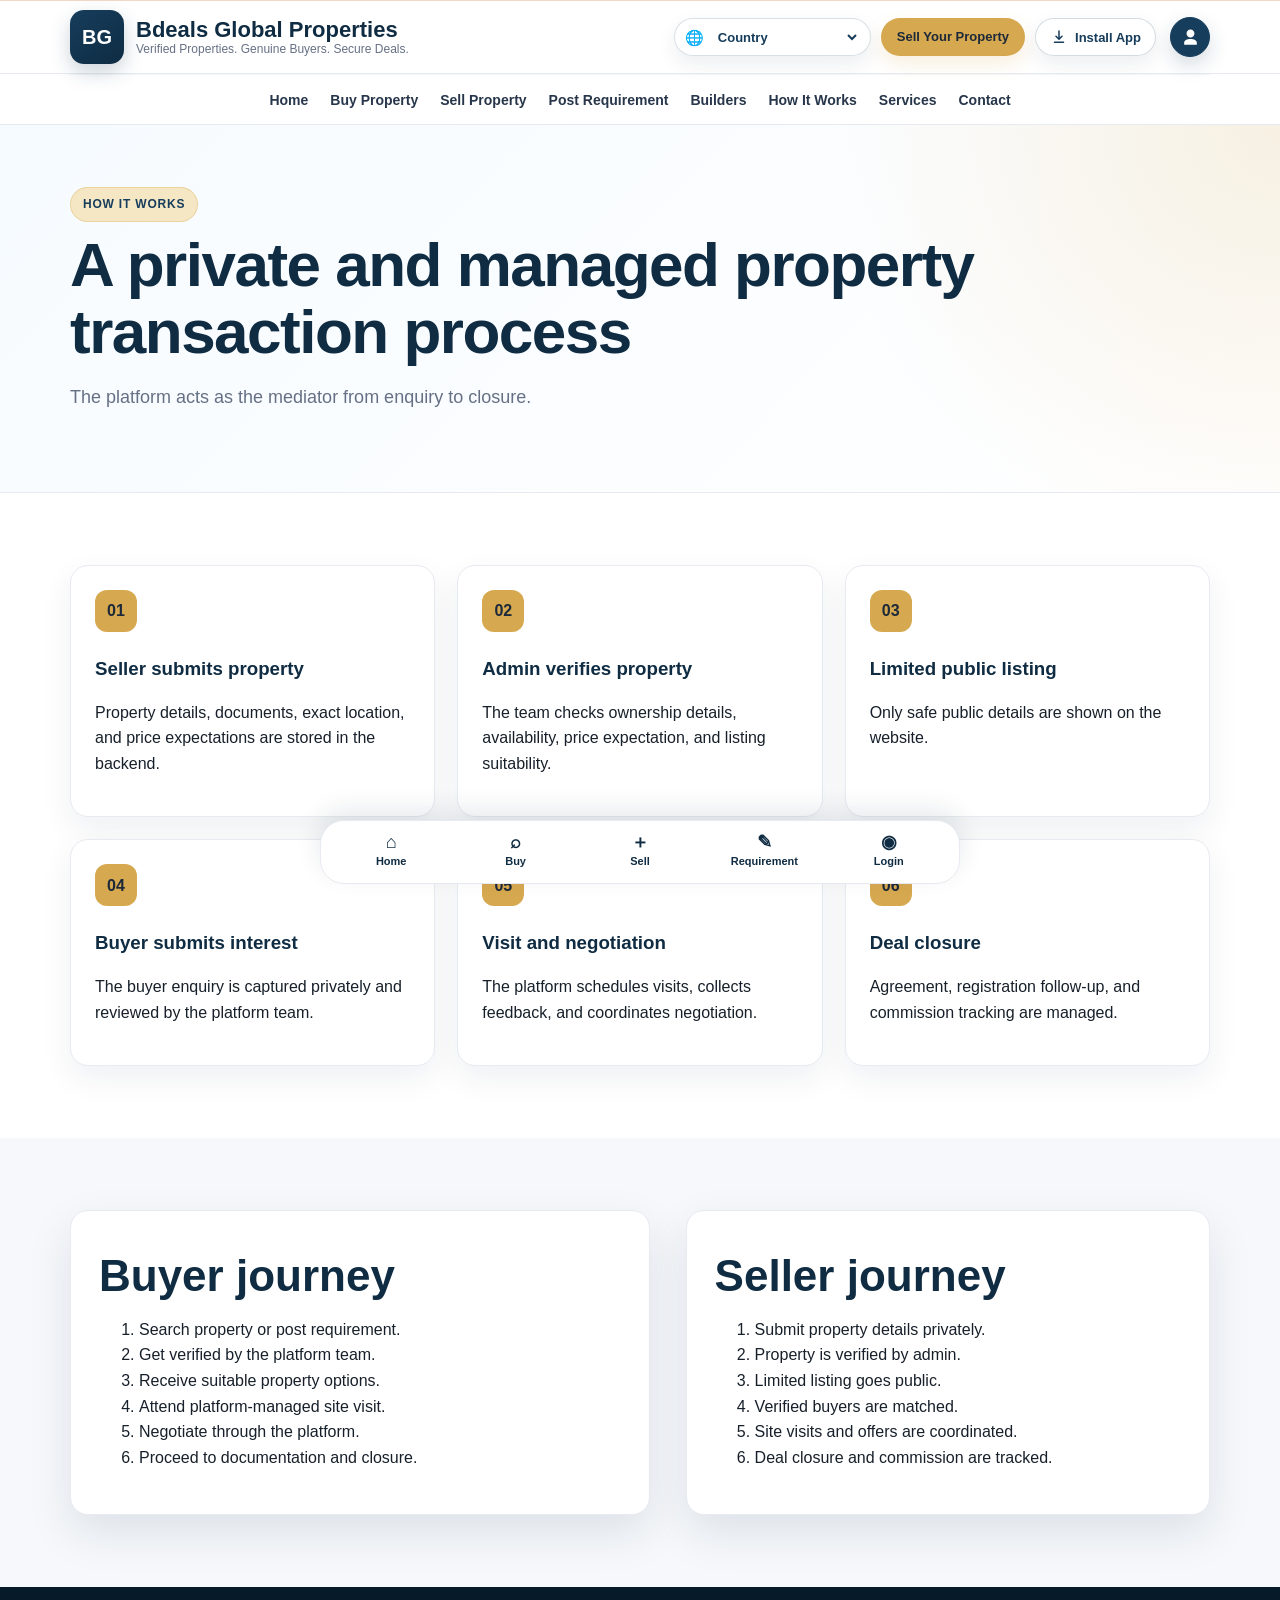
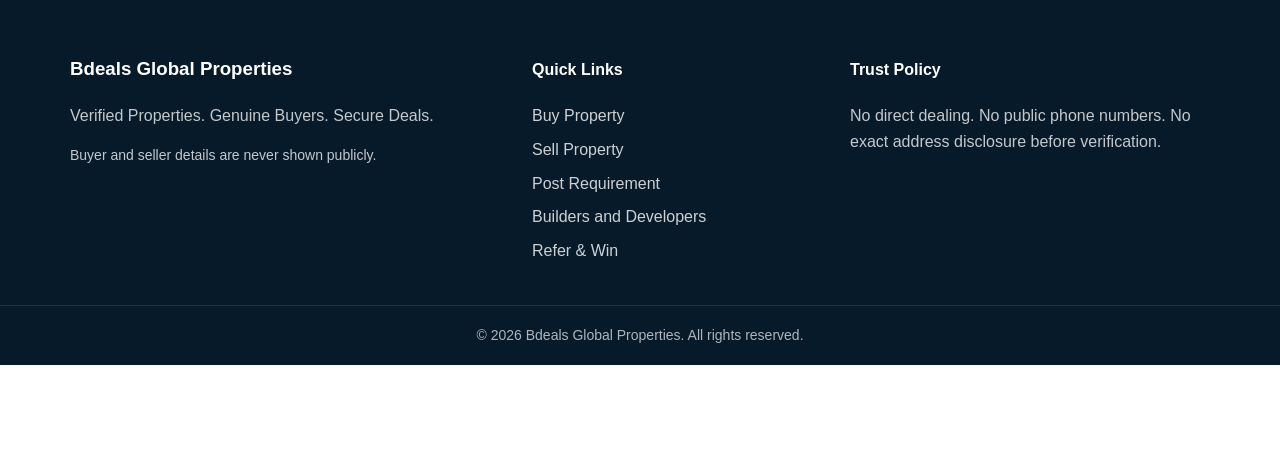
<file: how-it-works.html>
<!DOCTYPE html>
<html lang="en">
<head>
  <title>How It Works | Bdeals Global Properties</title>
  <meta charset="UTF-8">
  <meta name="viewport" content="width=device-width, initial-scale=1.0">
  <link rel="manifest" href="manifest.webmanifest">
  <meta name="theme-color" content="#163d5c">
  <meta name="mobile-web-app-capable" content="yes">
  <meta name="apple-mobile-web-app-capable" content="yes">
  <meta name="apple-mobile-web-app-title" content="BGP">
  <meta name="apple-mobile-web-app-status-bar-style" content="default">
  <link rel="apple-touch-icon" href="assets/icons/icon-180.png">
  <meta name="description" content="Trusted real estate mediator platform connecting verified property sellers and genuine buyers through a private managed process.">
  <link rel="stylesheet" href="css/style.css">
  <script defer src="js/config.js"></script>
  <script defer src="js/main.js"></script>
</head>
<body>

<header class="site-header">
  <div class="top-utility-bar brand-top-bar">
    <div class="container top-utility-wrap brand-top-wrap">
      <a class="brand top-brand" href="index.html" aria-label="Bdeals Global Properties Home">
        <span class="brand-mark">BG</span>
        <span>
          <strong>Bdeals Global Properties</strong>
          <small>Verified Properties. Genuine Buyers. Secure Deals.</small>
        </span>
      </a>

      <div class="top-action-group">
        <div class="top-country-picker" title="Select Country">
          <span class="top-country-icon">🌐</span>
          <select id="topCountrySelect" class="country-select top-country-select" onchange="handleTopCountryChange(this.value)" aria-label="Select country">
            <option value="">Country</option>
          </select>
        </div>

        <a class="top-sell-property-btn" href="sell-property.html">Sell Your Property</a>

        <button id="pwaInstallBtn" class="install-app-btn visible" type="button" onclick="installPWA()" title="Install App">
          <svg viewBox="0 0 24 24" aria-hidden="true">
            <path d="M12 3a1 1 0 0 1 1 1v8.59l2.3-2.3a1 1 0 1 1 1.4 1.42l-4 4a1 1 0 0 1-1.4 0l-4-4a1 1 0 1 1 1.4-1.42l2.3 2.3V4a1 1 0 0 1 1-1ZM5 19a1 1 0 0 1 1-1h12a1 1 0 1 1 0 2H6a1 1 0 0 1-1-1Z"></path>
          </svg>
          <span>Install App</span>
        </button>

        <a class="login-icon-link customer-login-icon-only" href="customer-login.html" aria-label="Customer Login / Signup" title="Customer Login / Signup">
          <svg viewBox="0 0 24 24" aria-hidden="true">
            <path d="M12 12c2.76 0 5-2.24 5-5s-2.24-5-5-5-5 2.24-5 5 2.24 5 5 5Zm0 2c-4.42 0-8 2.02-8 4.5V21h16v-2.5c0-2.48-3.58-4.5-8-4.5Z"></path>
          </svg>
        </a>
      </div>
    </div>
  </div>

  <div class="container nav-wrap screenshot-header menu-only-header">
    <button class="menu-toggle" aria-label="Open menu" onclick="toggleMenu()">☰</button>

    <nav id="mainMenu" class="main-nav">
      <a href="index.html">Home</a>
      <a href="buy-property.html">Buy Property</a>
      <a href="sell-property.html">Sell Property</a>
      <a href="post-requirement.html">Post Requirement</a>
      <a href="builders.html">Builders</a>
      <a href="how-it-works.html">How It Works</a>
      <a href="services.html">Services</a>
      <a href="contact.html">Contact</a>
    </nav>
  </div>
</header>
<main>
<section class="page-hero"><div class="container"><span class="eyebrow">How It Works</span><h1>A private and managed property transaction process</h1><p>The platform acts as the mediator from enquiry to closure.</p></div></section>
<section class="section"><div class="container process-grid"><div class="process-card"><span>01</span><h3>Seller submits property</h3><p>Property details, documents, exact location, and price expectations are stored in the backend.</p></div><div class="process-card"><span>02</span><h3>Admin verifies property</h3><p>The team checks ownership details, availability, price expectation, and listing suitability.</p></div><div class="process-card"><span>03</span><h3>Limited public listing</h3><p>Only safe public details are shown on the website.</p></div><div class="process-card"><span>04</span><h3>Buyer submits interest</h3><p>The buyer enquiry is captured privately and reviewed by the platform team.</p></div><div class="process-card"><span>05</span><h3>Visit and negotiation</h3><p>The platform schedules visits, collects feedback, and coordinates negotiation.</p></div><div class="process-card"><span>06</span><h3>Deal closure</h3><p>Agreement, registration follow-up, and commission tracking are managed.</p></div></div></section>
<section class="section light"><div class="container split"><div class="policy-card"><h2>Buyer journey</h2><ol><li>Search property or post requirement.</li><li>Get verified by the platform team.</li><li>Receive suitable property options.</li><li>Attend platform-managed site visit.</li><li>Negotiate through the platform.</li><li>Proceed to documentation and closure.</li></ol></div><div class="policy-card"><h2>Seller journey</h2><ol><li>Submit property details privately.</li><li>Property is verified by admin.</li><li>Limited listing goes public.</li><li>Verified buyers are matched.</li><li>Site visits and offers are coordinated.</li><li>Deal closure and commission are tracked.</li></ol></div></div></section></main>

<footer class="site-footer">
  <div class="container footer-grid">
    <div><h3>Bdeals Global Properties</h3><p>Verified Properties. Genuine Buyers. Secure Deals.</p><p class="muted">Buyer and seller details are never shown publicly.</p></div>
    <div><h4>Quick Links</h4><a href="buy-property.html">Buy Property</a><a href="sell-property.html">Sell Property</a><a href="post-requirement.html">Post Requirement</a><a href="builders.html">Builders and Developers</a>
      <a href="refer-and-win.html">Refer & Win</a></div>
    <div><h4>Trust Policy</h4><p>No direct dealing. No public phone numbers. No exact address disclosure before verification.</p></div>
  </div>
  <div class="footer-bottom">© <span id="year"></span> Bdeals Global Properties. All rights reserved.</div>
</footer>

<nav class="bottom-menu" aria-label="Bottom menu">
  <a href="index.html">
    <span class="bottom-icon">⌂</span>
    <span>Home</span>
  </a>
  <a href="buy-property.html">
    <span class="bottom-icon">⌕</span>
    <span>Buy</span>
  </a>
  <a href="sell-property.html">
    <span class="bottom-icon">＋</span>
    <span>Sell</span>
  </a>
  <a href="post-requirement.html">
    <span class="bottom-icon">✎</span>
    <span>Requirement</span>
  </a>
  <a href="customer-login.html">
    <span class="bottom-icon">◉</span>
    <span>Login</span>
  </a>
</nav>

</body>
</html>
</file>
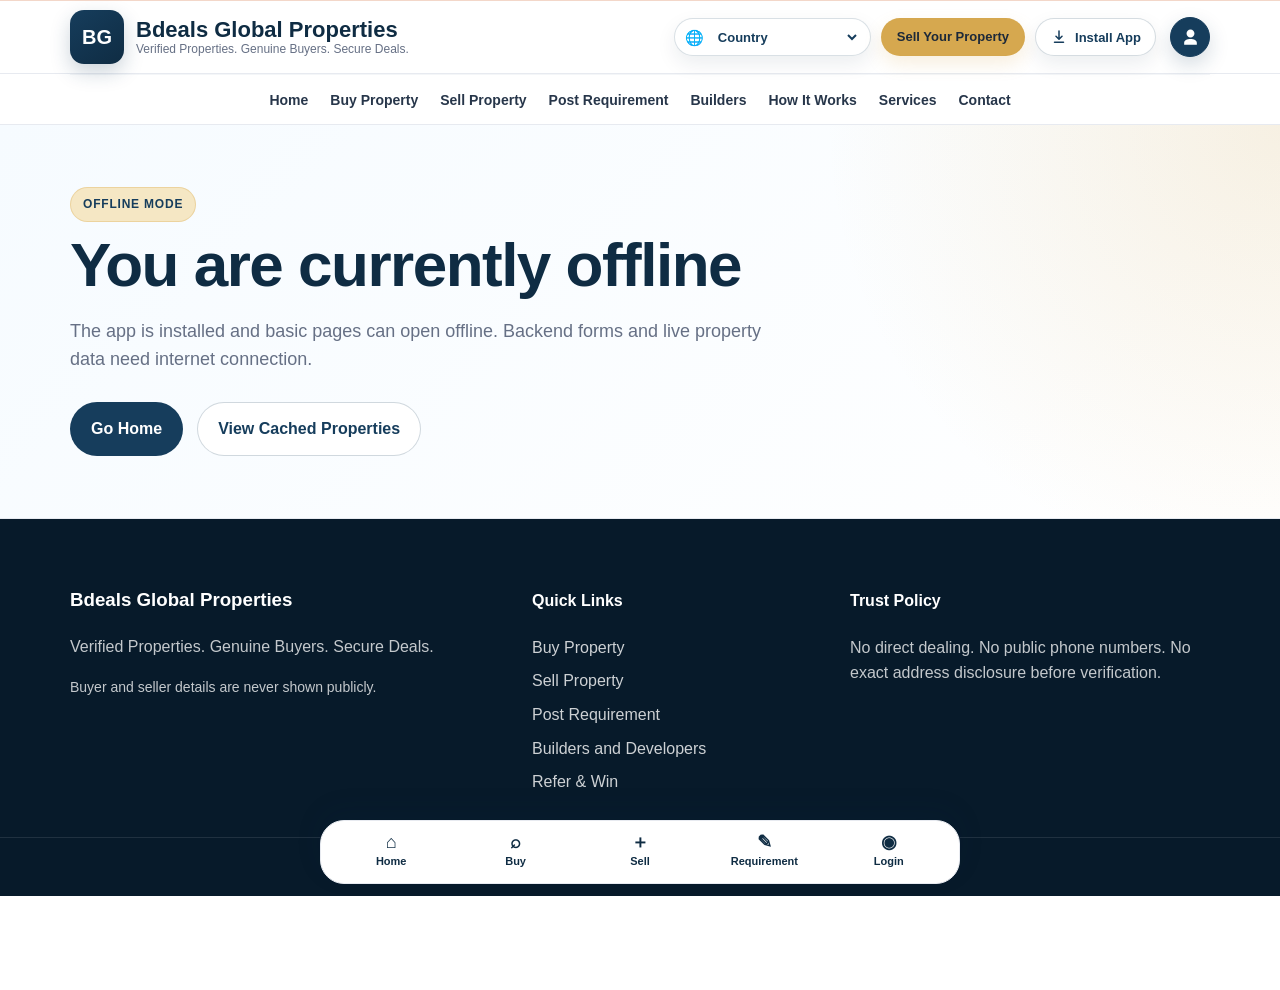
<file: offline.html>
<!DOCTYPE html>
<html lang="en">
<head>
  <title>Offline | Bdeals Global Properties</title>
  <meta charset="UTF-8">
  <meta name="viewport" content="width=device-width, initial-scale=1.0">
  <link rel="manifest" href="manifest.webmanifest">
  <meta name="theme-color" content="#163d5c">
  <meta name="mobile-web-app-capable" content="yes">
  <meta name="apple-mobile-web-app-capable" content="yes">
  <meta name="apple-mobile-web-app-title" content="BGP">
  <meta name="apple-mobile-web-app-status-bar-style" content="default">
  <link rel="apple-touch-icon" href="assets/icons/icon-180.png">
  <meta name="description" content="Trusted real estate mediator platform connecting verified property sellers and genuine buyers through a private managed process.">
  <link rel="stylesheet" href="css/style.css">
  <script defer src="js/config.js"></script>
  <script defer src="js/main.js"></script>
</head>
<body>
<header class="site-header">
  <div class="top-utility-bar brand-top-bar">
    <div class="container top-utility-wrap brand-top-wrap">
      <a class="brand top-brand" href="index.html" aria-label="Bdeals Global Properties Home">
        <span class="brand-mark">BG</span>
        <span>
          <strong>Bdeals Global Properties</strong>
          <small>Verified Properties. Genuine Buyers. Secure Deals.</small>
        </span>
      </a>

      <div class="top-action-group">
        <div class="top-country-picker" title="Select Country">
          <span class="top-country-icon">🌐</span>
          <select id="topCountrySelect" class="country-select top-country-select" onchange="handleTopCountryChange(this.value)" aria-label="Select country">
            <option value="">Country</option>
          </select>
        </div>

        <a class="top-sell-property-btn" href="sell-property.html">Sell Your Property</a>

        <button id="pwaInstallBtn" class="install-app-btn visible" type="button" onclick="installPWA()" title="Install App">
          <svg viewBox="0 0 24 24" aria-hidden="true">
            <path d="M12 3a1 1 0 0 1 1 1v8.59l2.3-2.3a1 1 0 1 1 1.4 1.42l-4 4a1 1 0 0 1-1.4 0l-4-4a1 1 0 1 1 1.4-1.42l2.3 2.3V4a1 1 0 0 1 1-1ZM5 19a1 1 0 0 1 1-1h12a1 1 0 1 1 0 2H6a1 1 0 0 1-1-1Z"></path>
          </svg>
          <span>Install App</span>
        </button>

        <a class="login-icon-link customer-login-icon-only" href="customer-login.html" aria-label="Customer Login / Signup" title="Customer Login / Signup">
          <svg viewBox="0 0 24 24" aria-hidden="true">
            <path d="M12 12c2.76 0 5-2.24 5-5s-2.24-5-5-5-5 2.24-5 5 2.24 5 5 5Zm0 2c-4.42 0-8 2.02-8 4.5V21h16v-2.5c0-2.48-3.58-4.5-8-4.5Z"></path>
          </svg>
        </a>
      </div>
    </div>
  </div>

  <div class="container nav-wrap screenshot-header menu-only-header">
    <button class="menu-toggle" aria-label="Open menu" onclick="toggleMenu()">☰</button>

    <nav id="mainMenu" class="main-nav">
      <a href="index.html">Home</a>
      <a href="buy-property.html">Buy Property</a>
      <a href="sell-property.html">Sell Property</a>
      <a href="post-requirement.html">Post Requirement</a>
      <a href="builders.html">Builders</a>
      <a href="how-it-works.html">How It Works</a>
      <a href="services.html">Services</a>
      <a href="contact.html">Contact</a>
    </nav>
  </div>
</header>
<main>
<section class="page-hero">
  <div class="container">
    <span class="eyebrow">Offline Mode</span>
    <h1>You are currently offline</h1>
    <p>The app is installed and basic pages can open offline. Backend forms and live property data need internet connection.</p>
    <div class="hero-actions">
      <a class="btn primary" href="index.html">Go Home</a>
      <a class="btn secondary" href="buy-property.html">View Cached Properties</a>
    </div>
  </div>
</section>
</main>
<footer class="site-footer">
  <div class="container footer-grid">
    <div><h3>Bdeals Global Properties</h3><p>Verified Properties. Genuine Buyers. Secure Deals.</p><p class="muted">Buyer and seller details are never shown publicly.</p></div>
    <div><h4>Quick Links</h4><a href="buy-property.html">Buy Property</a><a href="sell-property.html">Sell Property</a><a href="post-requirement.html">Post Requirement</a><a href="builders.html">Builders and Developers</a>
      <a href="refer-and-win.html">Refer & Win</a></div>
    <div><h4>Trust Policy</h4><p>No direct dealing. No public phone numbers. No exact address disclosure before verification.</p></div>
  </div>
  <div class="footer-bottom">© <span id="year"></span> Bdeals Global Properties. All rights reserved.</div>
</footer>

<nav class="bottom-menu" aria-label="Bottom menu">
  <a href="index.html">
    <span class="bottom-icon">⌂</span>
    <span>Home</span>
  </a>
  <a href="buy-property.html">
    <span class="bottom-icon">⌕</span>
    <span>Buy</span>
  </a>
  <a href="sell-property.html">
    <span class="bottom-icon">＋</span>
    <span>Sell</span>
  </a>
  <a href="post-requirement.html">
    <span class="bottom-icon">✎</span>
    <span>Requirement</span>
  </a>
  <a href="customer-login.html">
    <span class="bottom-icon">◉</span>
    <span>Login</span>
  </a>
</nav>

</body>
</html>
</file>
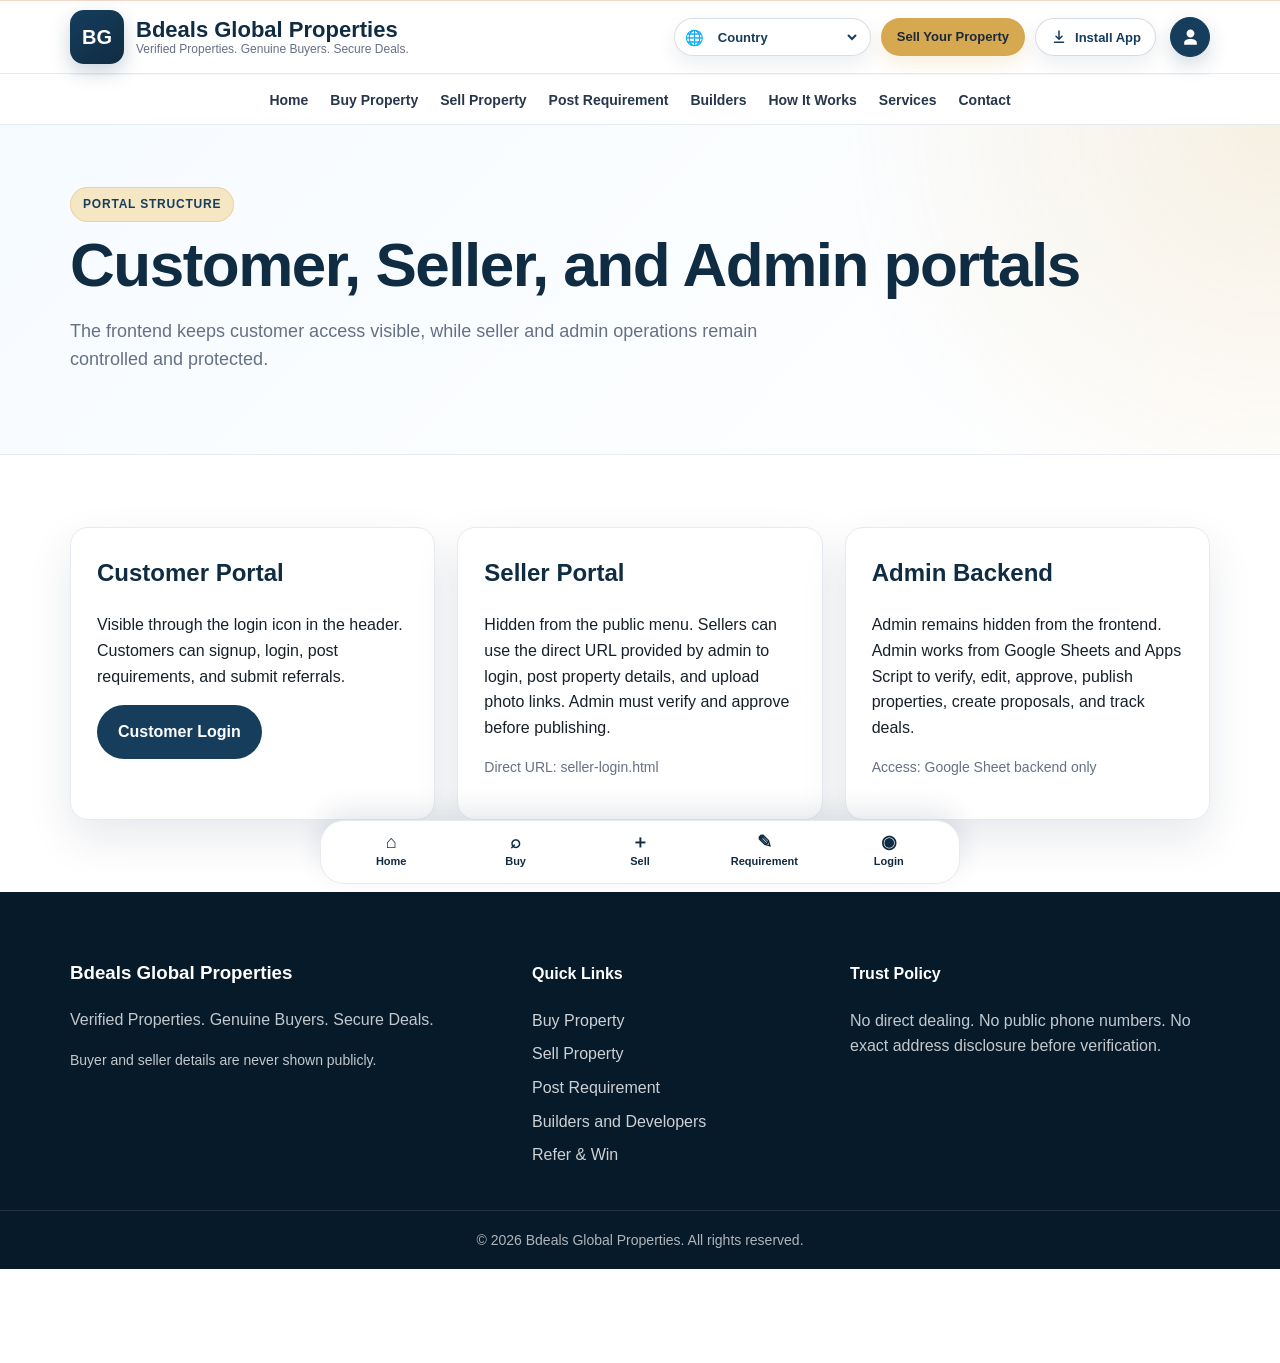
<file: portals.html>
<!DOCTYPE html>
<html lang="en">
<head>
  <title>Portals | Bdeals Global Properties</title>
  <meta charset="UTF-8">
  <meta name="viewport" content="width=device-width, initial-scale=1.0">
  <link rel="manifest" href="manifest.webmanifest">
  <meta name="theme-color" content="#163d5c">
  <meta name="mobile-web-app-capable" content="yes">
  <meta name="apple-mobile-web-app-capable" content="yes">
  <meta name="apple-mobile-web-app-title" content="BGP">
  <meta name="apple-mobile-web-app-status-bar-style" content="default">
  <link rel="apple-touch-icon" href="assets/icons/icon-180.png">
  <meta name="description" content="Trusted real estate mediator platform connecting verified property sellers and genuine buyers through a private managed process.">
  <link rel="stylesheet" href="css/style.css">
  <script defer src="js/config.js"></script>
  <script defer src="js/main.js"></script>
</head>
<body>
<header class="site-header">
  <div class="top-utility-bar brand-top-bar">
    <div class="container top-utility-wrap brand-top-wrap">
      <a class="brand top-brand" href="index.html" aria-label="Bdeals Global Properties Home">
        <span class="brand-mark">BG</span>
        <span>
          <strong>Bdeals Global Properties</strong>
          <small>Verified Properties. Genuine Buyers. Secure Deals.</small>
        </span>
      </a>

      <div class="top-action-group">
        <div class="top-country-picker" title="Select Country">
          <span class="top-country-icon">🌐</span>
          <select id="topCountrySelect" class="country-select top-country-select" onchange="handleTopCountryChange(this.value)" aria-label="Select country">
            <option value="">Country</option>
          </select>
        </div>

        <a class="top-sell-property-btn" href="sell-property.html">Sell Your Property</a>

        <button id="pwaInstallBtn" class="install-app-btn visible" type="button" onclick="installPWA()" title="Install App">
          <svg viewBox="0 0 24 24" aria-hidden="true">
            <path d="M12 3a1 1 0 0 1 1 1v8.59l2.3-2.3a1 1 0 1 1 1.4 1.42l-4 4a1 1 0 0 1-1.4 0l-4-4a1 1 0 1 1 1.4-1.42l2.3 2.3V4a1 1 0 0 1 1-1ZM5 19a1 1 0 0 1 1-1h12a1 1 0 1 1 0 2H6a1 1 0 0 1-1-1Z"></path>
          </svg>
          <span>Install App</span>
        </button>

        <a class="login-icon-link customer-login-icon-only" href="customer-login.html" aria-label="Customer Login / Signup" title="Customer Login / Signup">
          <svg viewBox="0 0 24 24" aria-hidden="true">
            <path d="M12 12c2.76 0 5-2.24 5-5s-2.24-5-5-5-5 2.24-5 5 2.24 5 5 5Zm0 2c-4.42 0-8 2.02-8 4.5V21h16v-2.5c0-2.48-3.58-4.5-8-4.5Z"></path>
          </svg>
        </a>
      </div>
    </div>
  </div>

  <div class="container nav-wrap screenshot-header menu-only-header">
    <button class="menu-toggle" aria-label="Open menu" onclick="toggleMenu()">☰</button>

    <nav id="mainMenu" class="main-nav">
      <a href="index.html">Home</a>
      <a href="buy-property.html">Buy Property</a>
      <a href="sell-property.html">Sell Property</a>
      <a href="post-requirement.html">Post Requirement</a>
      <a href="builders.html">Builders</a>
      <a href="how-it-works.html">How It Works</a>
      <a href="services.html">Services</a>
      <a href="contact.html">Contact</a>
    </nav>
  </div>
</header>
<main>

<section class="page-hero">
  <div class="container">
    <span class="eyebrow">Portal Structure</span>
    <h1>Customer, Seller, and Admin portals</h1>
    <p>The frontend keeps customer access visible, while seller and admin operations remain controlled and protected.</p>
  </div>
</section>

<section class="section">
  <div class="container portal-grid">
    <div class="portal-card">
      <h2>Customer Portal</h2>
      <p>Visible through the login icon in the header. Customers can signup, login, post requirements, and submit referrals.</p>
      <a class="btn primary" href="customer-login.html">Customer Login</a>
    </div>
    <div class="portal-card">
      <h2>Seller Portal</h2>
      <p>Hidden from the public menu. Sellers can use the direct URL provided by admin to login, post property details, and upload photo links. Admin must verify and approve before publishing.</p>
      <p class="form-note">Direct URL: seller-login.html</p>
    </div>
    <div class="portal-card">
      <h2>Admin Backend</h2>
      <p>Admin remains hidden from the frontend. Admin works from Google Sheets and Apps Script to verify, edit, approve, publish properties, create proposals, and track deals.</p>
      <p class="form-note">Access: Google Sheet backend only</p>
    </div>
  </div>
</section>

</main>
<footer class="site-footer">
  <div class="container footer-grid">
    <div><h3>Bdeals Global Properties</h3><p>Verified Properties. Genuine Buyers. Secure Deals.</p><p class="muted">Buyer and seller details are never shown publicly.</p></div>
    <div><h4>Quick Links</h4><a href="buy-property.html">Buy Property</a><a href="sell-property.html">Sell Property</a><a href="post-requirement.html">Post Requirement</a><a href="builders.html">Builders and Developers</a>
      <a href="refer-and-win.html">Refer & Win</a></div>
    <div><h4>Trust Policy</h4><p>No direct dealing. No public phone numbers. No exact address disclosure before verification.</p></div>
  </div>
  <div class="footer-bottom">© <span id="year"></span> Bdeals Global Properties. All rights reserved.</div>
</footer>

<nav class="bottom-menu" aria-label="Bottom menu">
  <a href="index.html">
    <span class="bottom-icon">⌂</span>
    <span>Home</span>
  </a>
  <a href="buy-property.html">
    <span class="bottom-icon">⌕</span>
    <span>Buy</span>
  </a>
  <a href="sell-property.html">
    <span class="bottom-icon">＋</span>
    <span>Sell</span>
  </a>
  <a href="post-requirement.html">
    <span class="bottom-icon">✎</span>
    <span>Requirement</span>
  </a>
  <a href="customer-login.html">
    <span class="bottom-icon">◉</span>
    <span>Login</span>
  </a>
</nav>

</body>
</html>
</file>
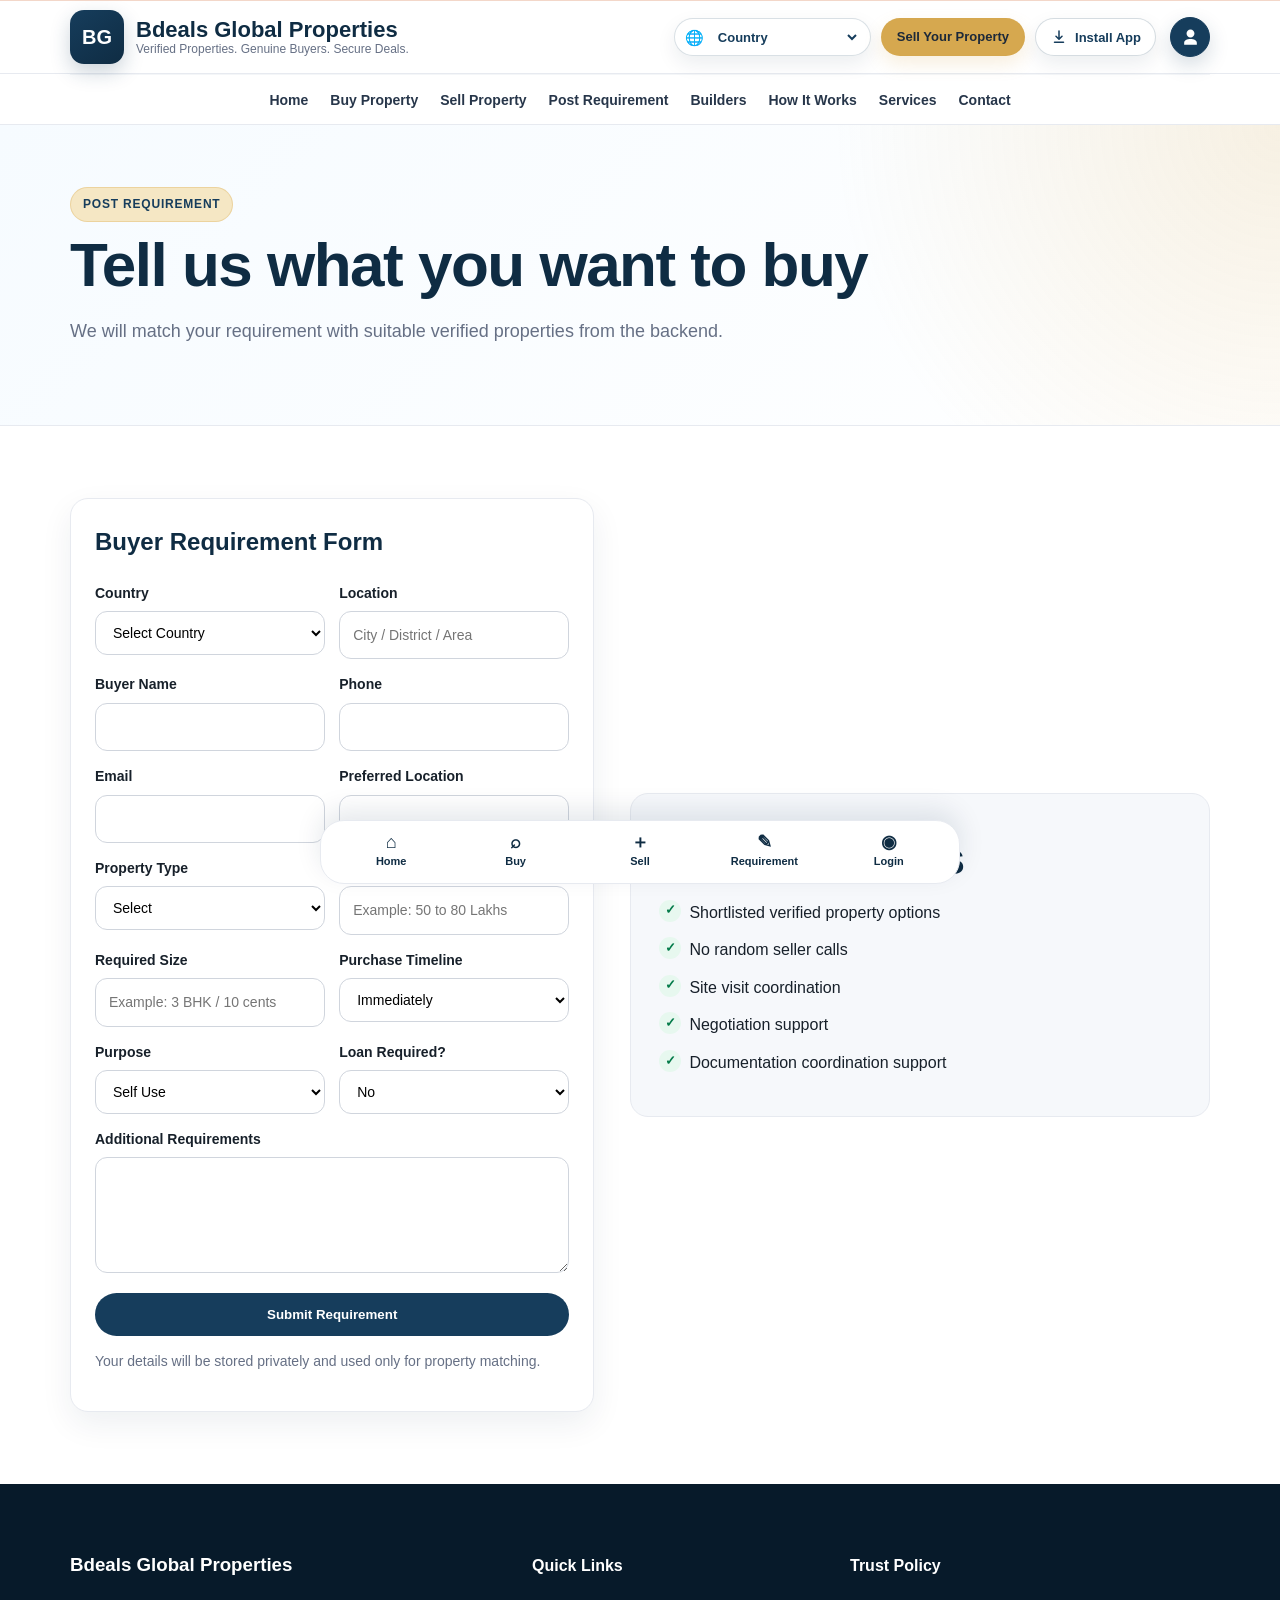
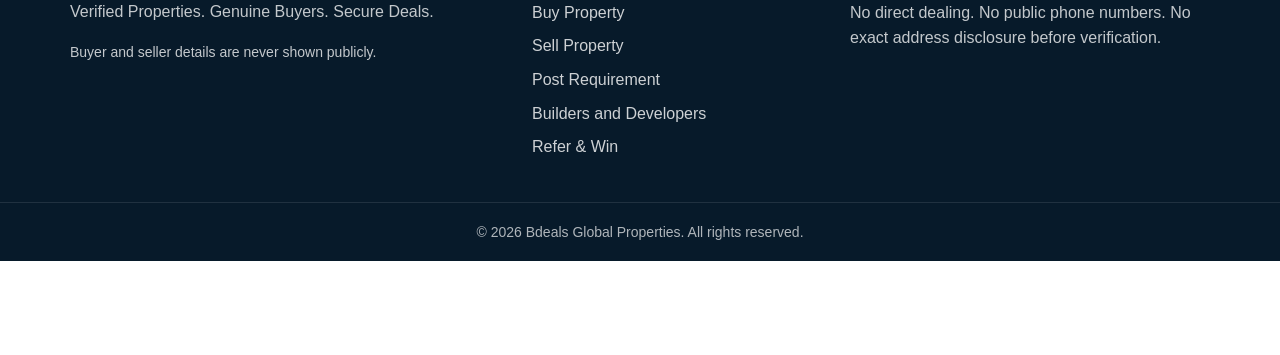
<file: post-requirement.html>
<!DOCTYPE html>
<html lang="en">
<head>
  <title>Post Requirement | Bdeals Global Properties</title>
  <meta charset="UTF-8">
  <meta name="viewport" content="width=device-width, initial-scale=1.0">
  <link rel="manifest" href="manifest.webmanifest">
  <meta name="theme-color" content="#163d5c">
  <meta name="mobile-web-app-capable" content="yes">
  <meta name="apple-mobile-web-app-capable" content="yes">
  <meta name="apple-mobile-web-app-title" content="BGP">
  <meta name="apple-mobile-web-app-status-bar-style" content="default">
  <link rel="apple-touch-icon" href="assets/icons/icon-180.png">
  <meta name="description" content="Trusted real estate mediator platform connecting verified property sellers and genuine buyers through a private managed process.">
  <link rel="stylesheet" href="css/style.css">
  <script defer src="js/config.js"></script>
  <script defer src="js/main.js"></script>
</head>
<body>

<header class="site-header">
  <div class="top-utility-bar brand-top-bar">
    <div class="container top-utility-wrap brand-top-wrap">
      <a class="brand top-brand" href="index.html" aria-label="Bdeals Global Properties Home">
        <span class="brand-mark">BG</span>
        <span>
          <strong>Bdeals Global Properties</strong>
          <small>Verified Properties. Genuine Buyers. Secure Deals.</small>
        </span>
      </a>

      <div class="top-action-group">
        <div class="top-country-picker" title="Select Country">
          <span class="top-country-icon">🌐</span>
          <select id="topCountrySelect" class="country-select top-country-select" onchange="handleTopCountryChange(this.value)" aria-label="Select country">
            <option value="">Country</option>
          </select>
        </div>

        <a class="top-sell-property-btn" href="sell-property.html">Sell Your Property</a>

        <button id="pwaInstallBtn" class="install-app-btn visible" type="button" onclick="installPWA()" title="Install App">
          <svg viewBox="0 0 24 24" aria-hidden="true">
            <path d="M12 3a1 1 0 0 1 1 1v8.59l2.3-2.3a1 1 0 1 1 1.4 1.42l-4 4a1 1 0 0 1-1.4 0l-4-4a1 1 0 1 1 1.4-1.42l2.3 2.3V4a1 1 0 0 1 1-1ZM5 19a1 1 0 0 1 1-1h12a1 1 0 1 1 0 2H6a1 1 0 0 1-1-1Z"></path>
          </svg>
          <span>Install App</span>
        </button>

        <a class="login-icon-link customer-login-icon-only" href="customer-login.html" aria-label="Customer Login / Signup" title="Customer Login / Signup">
          <svg viewBox="0 0 24 24" aria-hidden="true">
            <path d="M12 12c2.76 0 5-2.24 5-5s-2.24-5-5-5-5 2.24-5 5 2.24 5 5 5Zm0 2c-4.42 0-8 2.02-8 4.5V21h16v-2.5c0-2.48-3.58-4.5-8-4.5Z"></path>
          </svg>
        </a>
      </div>
    </div>
  </div>

  <div class="container nav-wrap screenshot-header menu-only-header">
    <button class="menu-toggle" aria-label="Open menu" onclick="toggleMenu()">☰</button>

    <nav id="mainMenu" class="main-nav">
      <a href="index.html">Home</a>
      <a href="buy-property.html">Buy Property</a>
      <a href="sell-property.html">Sell Property</a>
      <a href="post-requirement.html">Post Requirement</a>
      <a href="builders.html">Builders</a>
      <a href="how-it-works.html">How It Works</a>
      <a href="services.html">Services</a>
      <a href="contact.html">Contact</a>
    </nav>
  </div>
</header>
<main>
<section class="page-hero"><div class="container"><span class="eyebrow">Post Requirement</span><h1>Tell us what you want to buy</h1><p>We will match your requirement with suitable verified properties from the backend.</p></div></section>
<section class="section"><div class="container form-layout reverse"><form class="form-card" data-form-type="buyerRequirement" onsubmit="submitMediatorForm(event)"><h2>Buyer Requirement Form</h2>
      <div class="grid-2">
        <label>Country
          <select name="country" class="country-select" required><option value="">Select Country</option></select>
        </label>
        <label>Location<input name="location" placeholder="City / District / Area" required></label>
      </div>
      <div class="grid-2"><label>Buyer Name<input name="buyerName" required></label><label>Phone<input name="phone" required></label></div><div class="grid-2"><label>Email<input name="email" type="email"></label><label>Preferred Location<input name="preferredLocation" required></label></div><div class="grid-2"><label>Property Type<select name="propertyType" required><option value="">Select</option><option>Apartment</option><option>Villa</option><option>House</option><option>Land</option><option>Commercial</option></select></label><label>Budget Range<input name="budgetRange" placeholder="Example: 50 to 80 Lakhs" required></label></div><div class="grid-2"><label>Required Size<input name="sizeRequired" placeholder="Example: 3 BHK / 10 cents"></label><label>Purchase Timeline<select name="timeline"><option>Immediately</option><option>Within 1 Month</option><option>Within 3 Months</option><option>Within 6 Months</option><option>Just Exploring</option></select></label></div><div class="grid-2"><label>Purpose<select name="purpose"><option>Self Use</option><option>Investment</option><option>Business</option><option>Rental Income</option></select></label><label>Loan Required?<select name="loanRequired"><option>No</option><option>Yes</option><option>Not Sure</option></select></label></div><label>Additional Requirements<textarea name="additionalRequirements" rows="4"></textarea></label><button class="btn primary full" type="submit">Submit Requirement</button><p class="form-note">Your details will be stored privately and used only for property matching.</p><div class="form-status" aria-live="polite"></div></form><div class="form-info"><h2>Buyer benefits</h2><ul class="check-list"><li>Shortlisted verified property options</li><li>No random seller calls</li><li>Site visit coordination</li><li>Negotiation support</li><li>Documentation coordination support</li></ul></div></div></section></main>

<footer class="site-footer">
  <div class="container footer-grid">
    <div><h3>Bdeals Global Properties</h3><p>Verified Properties. Genuine Buyers. Secure Deals.</p><p class="muted">Buyer and seller details are never shown publicly.</p></div>
    <div><h4>Quick Links</h4><a href="buy-property.html">Buy Property</a><a href="sell-property.html">Sell Property</a><a href="post-requirement.html">Post Requirement</a><a href="builders.html">Builders and Developers</a>
      <a href="refer-and-win.html">Refer & Win</a></div>
    <div><h4>Trust Policy</h4><p>No direct dealing. No public phone numbers. No exact address disclosure before verification.</p></div>
  </div>
  <div class="footer-bottom">© <span id="year"></span> Bdeals Global Properties. All rights reserved.</div>
</footer>

<nav class="bottom-menu" aria-label="Bottom menu">
  <a href="index.html">
    <span class="bottom-icon">⌂</span>
    <span>Home</span>
  </a>
  <a href="buy-property.html">
    <span class="bottom-icon">⌕</span>
    <span>Buy</span>
  </a>
  <a href="sell-property.html">
    <span class="bottom-icon">＋</span>
    <span>Sell</span>
  </a>
  <a href="post-requirement.html">
    <span class="bottom-icon">✎</span>
    <span>Requirement</span>
  </a>
  <a href="customer-login.html">
    <span class="bottom-icon">◉</span>
    <span>Login</span>
  </a>
</nav>

</body>
</html>
</file>
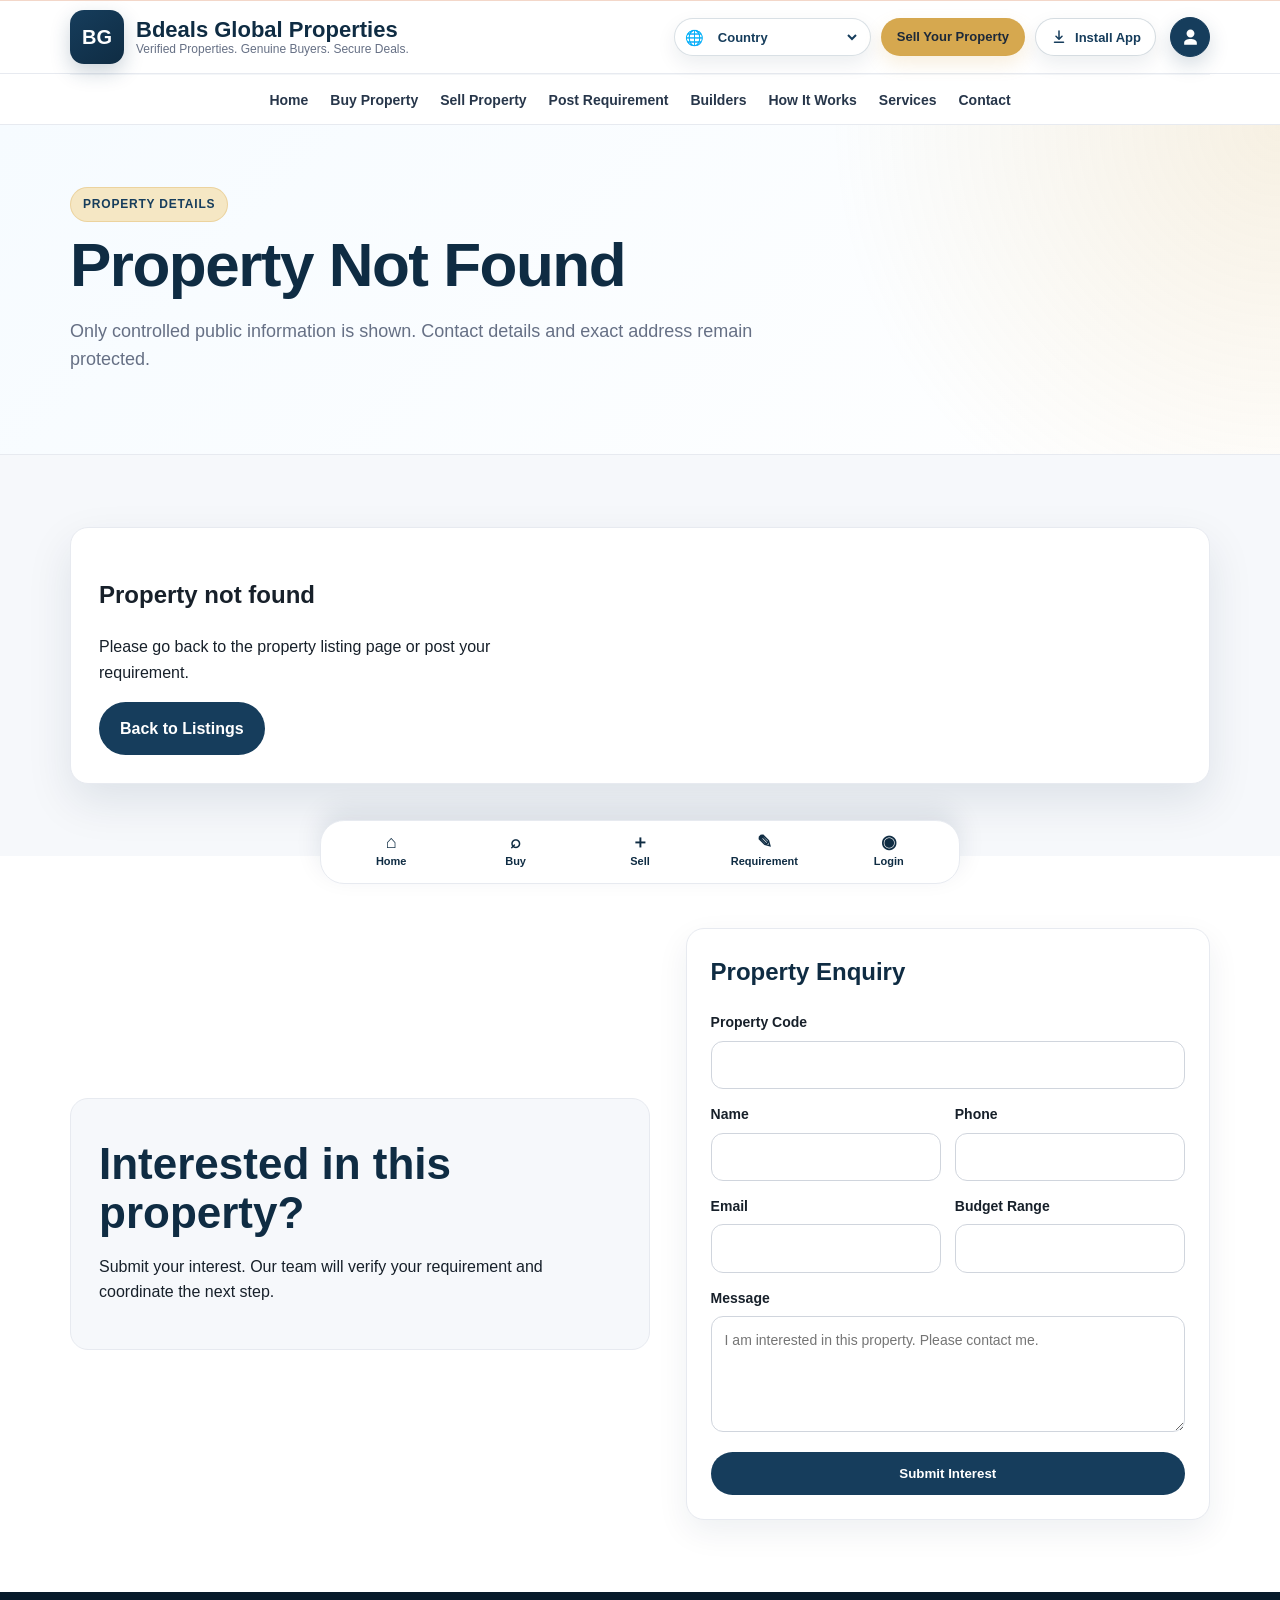
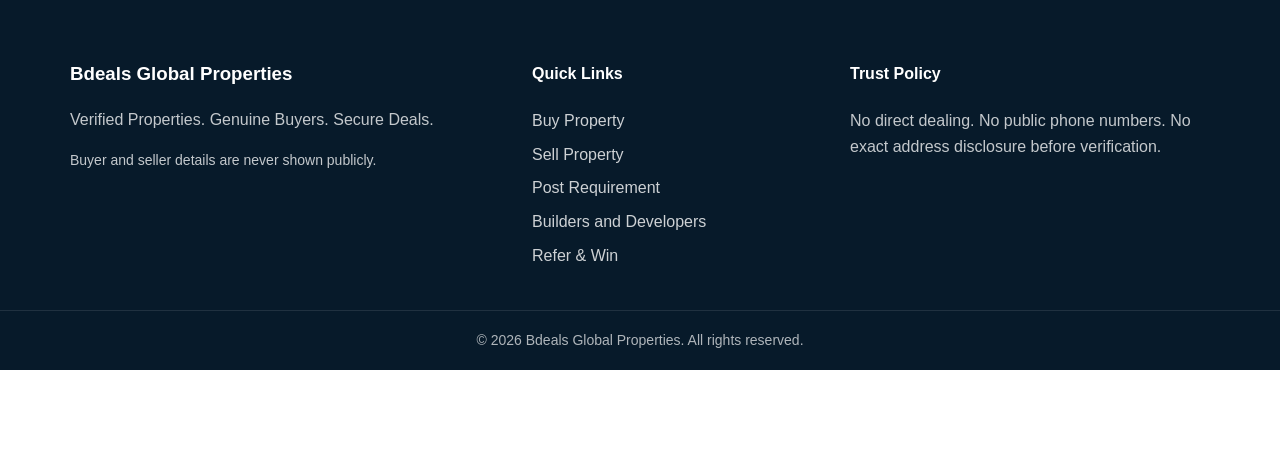
<file: property-details.html>
<!DOCTYPE html>
<html lang="en">
<head>
  <title>Property Details | Bdeals Global Properties</title>
  <meta charset="UTF-8">
  <meta name="viewport" content="width=device-width, initial-scale=1.0">
  <link rel="manifest" href="manifest.webmanifest">
  <meta name="theme-color" content="#163d5c">
  <meta name="mobile-web-app-capable" content="yes">
  <meta name="apple-mobile-web-app-capable" content="yes">
  <meta name="apple-mobile-web-app-title" content="BGP">
  <meta name="apple-mobile-web-app-status-bar-style" content="default">
  <link rel="apple-touch-icon" href="assets/icons/icon-180.png">
  <meta name="description" content="Trusted real estate mediator platform connecting verified property sellers and genuine buyers through a private managed process.">
  <link rel="stylesheet" href="css/style.css">
  <script defer src="js/config.js"></script>
  <script defer src="js/main.js"></script>
</head>
<body>

<header class="site-header">
  <div class="top-utility-bar brand-top-bar">
    <div class="container top-utility-wrap brand-top-wrap">
      <a class="brand top-brand" href="index.html" aria-label="Bdeals Global Properties Home">
        <span class="brand-mark">BG</span>
        <span>
          <strong>Bdeals Global Properties</strong>
          <small>Verified Properties. Genuine Buyers. Secure Deals.</small>
        </span>
      </a>

      <div class="top-action-group">
        <div class="top-country-picker" title="Select Country">
          <span class="top-country-icon">🌐</span>
          <select id="topCountrySelect" class="country-select top-country-select" onchange="handleTopCountryChange(this.value)" aria-label="Select country">
            <option value="">Country</option>
          </select>
        </div>

        <a class="top-sell-property-btn" href="sell-property.html">Sell Your Property</a>

        <button id="pwaInstallBtn" class="install-app-btn visible" type="button" onclick="installPWA()" title="Install App">
          <svg viewBox="0 0 24 24" aria-hidden="true">
            <path d="M12 3a1 1 0 0 1 1 1v8.59l2.3-2.3a1 1 0 1 1 1.4 1.42l-4 4a1 1 0 0 1-1.4 0l-4-4a1 1 0 1 1 1.4-1.42l2.3 2.3V4a1 1 0 0 1 1-1ZM5 19a1 1 0 0 1 1-1h12a1 1 0 1 1 0 2H6a1 1 0 0 1-1-1Z"></path>
          </svg>
          <span>Install App</span>
        </button>

        <a class="login-icon-link customer-login-icon-only" href="customer-login.html" aria-label="Customer Login / Signup" title="Customer Login / Signup">
          <svg viewBox="0 0 24 24" aria-hidden="true">
            <path d="M12 12c2.76 0 5-2.24 5-5s-2.24-5-5-5-5 2.24-5 5 2.24 5 5 5Zm0 2c-4.42 0-8 2.02-8 4.5V21h16v-2.5c0-2.48-3.58-4.5-8-4.5Z"></path>
          </svg>
        </a>
      </div>
    </div>
  </div>

  <div class="container nav-wrap screenshot-header menu-only-header">
    <button class="menu-toggle" aria-label="Open menu" onclick="toggleMenu()">☰</button>

    <nav id="mainMenu" class="main-nav">
      <a href="index.html">Home</a>
      <a href="buy-property.html">Buy Property</a>
      <a href="sell-property.html">Sell Property</a>
      <a href="post-requirement.html">Post Requirement</a>
      <a href="builders.html">Builders</a>
      <a href="how-it-works.html">How It Works</a>
      <a href="services.html">Services</a>
      <a href="contact.html">Contact</a>
    </nav>
  </div>
</header>
<main>
<section class="page-hero"><div class="container"><span class="eyebrow">Property Details</span><h1 id="propertyTitle">Property Details</h1><p>Only controlled public information is shown. Contact details and exact address remain protected.</p></div></section>
<section class="section light"><div class="container"><div id="propertyDetails" class="details-card"></div></div></section>
<section id="enquiry" class="section"><div class="container form-layout"><div class="form-info"><h2>Interested in this property?</h2><p>Submit your interest. Our team will verify your requirement and coordinate the next step.</p></div><form class="form-card" data-form-type="propertyEnquiry" onsubmit="submitMediatorForm(event)"><h2>Property Enquiry</h2><label>Property Code<input id="enquiryPropertyCode" name="propertyCode" readonly></label><div class="grid-2"><label>Name<input name="name" required></label><label>Phone<input name="phone" required></label></div><div class="grid-2"><label>Email<input name="email" type="email"></label><label>Budget Range<input name="budgetRange"></label></div><label>Message<textarea name="message" rows="4" placeholder="I am interested in this property. Please contact me."></textarea></label><button class="btn primary full" type="submit">Submit Interest</button><div class="form-status" aria-live="polite"></div></form></div></section></main>

<footer class="site-footer">
  <div class="container footer-grid">
    <div><h3>Bdeals Global Properties</h3><p>Verified Properties. Genuine Buyers. Secure Deals.</p><p class="muted">Buyer and seller details are never shown publicly.</p></div>
    <div><h4>Quick Links</h4><a href="buy-property.html">Buy Property</a><a href="sell-property.html">Sell Property</a><a href="post-requirement.html">Post Requirement</a><a href="builders.html">Builders and Developers</a>
      <a href="refer-and-win.html">Refer & Win</a></div>
    <div><h4>Trust Policy</h4><p>No direct dealing. No public phone numbers. No exact address disclosure before verification.</p></div>
  </div>
  <div class="footer-bottom">© <span id="year"></span> Bdeals Global Properties. All rights reserved.</div>
</footer>

<nav class="bottom-menu" aria-label="Bottom menu">
  <a href="index.html">
    <span class="bottom-icon">⌂</span>
    <span>Home</span>
  </a>
  <a href="buy-property.html">
    <span class="bottom-icon">⌕</span>
    <span>Buy</span>
  </a>
  <a href="sell-property.html">
    <span class="bottom-icon">＋</span>
    <span>Sell</span>
  </a>
  <a href="post-requirement.html">
    <span class="bottom-icon">✎</span>
    <span>Requirement</span>
  </a>
  <a href="customer-login.html">
    <span class="bottom-icon">◉</span>
    <span>Login</span>
  </a>
</nav>

</body>
</html>
</file>
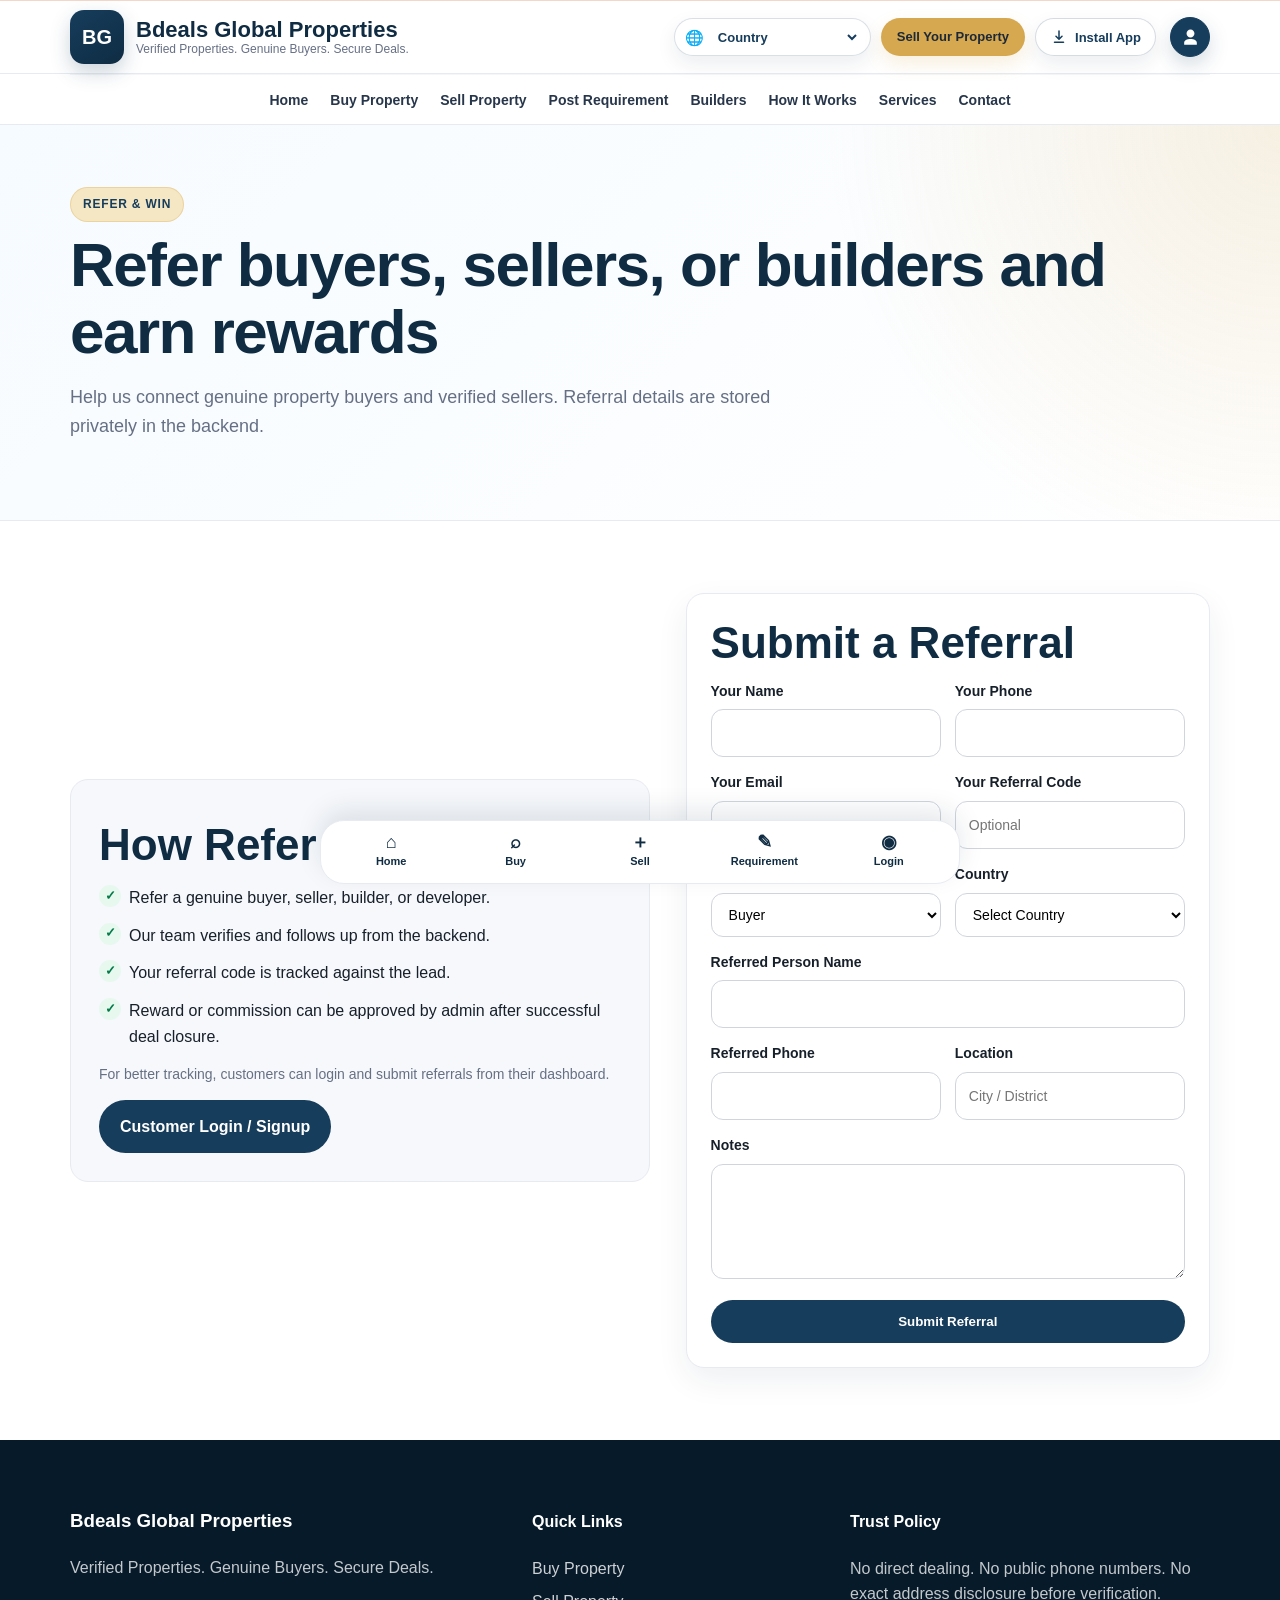
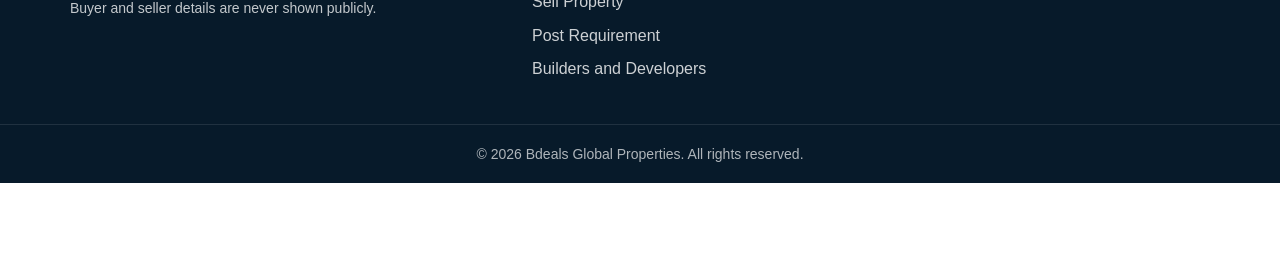
<file: refer-and-win.html>
<!DOCTYPE html>
<html lang="en">
<head>
  <title>Refer & Win | Bdeals Global Properties</title>
  <meta charset="UTF-8">
  <meta name="viewport" content="width=device-width, initial-scale=1.0">
  <link rel="manifest" href="manifest.webmanifest">
  <meta name="theme-color" content="#163d5c">
  <meta name="mobile-web-app-capable" content="yes">
  <meta name="apple-mobile-web-app-capable" content="yes">
  <meta name="apple-mobile-web-app-title" content="BGP">
  <meta name="apple-mobile-web-app-status-bar-style" content="default">
  <link rel="apple-touch-icon" href="assets/icons/icon-180.png">
  <meta name="description" content="Trusted real estate mediator platform connecting verified property sellers and genuine buyers through a private managed process.">
  <link rel="stylesheet" href="css/style.css">
  <script defer src="js/config.js"></script>
  <script defer src="js/main.js"></script>
</head>
<body>
<header class="site-header">
  <div class="top-utility-bar brand-top-bar">
    <div class="container top-utility-wrap brand-top-wrap">
      <a class="brand top-brand" href="index.html" aria-label="Bdeals Global Properties Home">
        <span class="brand-mark">BG</span>
        <span>
          <strong>Bdeals Global Properties</strong>
          <small>Verified Properties. Genuine Buyers. Secure Deals.</small>
        </span>
      </a>

      <div class="top-action-group">
        <div class="top-country-picker" title="Select Country">
          <span class="top-country-icon">🌐</span>
          <select id="topCountrySelect" class="country-select top-country-select" onchange="handleTopCountryChange(this.value)" aria-label="Select country">
            <option value="">Country</option>
          </select>
        </div>

        <a class="top-sell-property-btn" href="sell-property.html">Sell Your Property</a>

        <button id="pwaInstallBtn" class="install-app-btn visible" type="button" onclick="installPWA()" title="Install App">
          <svg viewBox="0 0 24 24" aria-hidden="true">
            <path d="M12 3a1 1 0 0 1 1 1v8.59l2.3-2.3a1 1 0 1 1 1.4 1.42l-4 4a1 1 0 0 1-1.4 0l-4-4a1 1 0 1 1 1.4-1.42l2.3 2.3V4a1 1 0 0 1 1-1ZM5 19a1 1 0 0 1 1-1h12a1 1 0 1 1 0 2H6a1 1 0 0 1-1-1Z"></path>
          </svg>
          <span>Install App</span>
        </button>

        <a class="login-icon-link customer-login-icon-only" href="customer-login.html" aria-label="Customer Login / Signup" title="Customer Login / Signup">
          <svg viewBox="0 0 24 24" aria-hidden="true">
            <path d="M12 12c2.76 0 5-2.24 5-5s-2.24-5-5-5-5 2.24-5 5 2.24 5 5 5Zm0 2c-4.42 0-8 2.02-8 4.5V21h16v-2.5c0-2.48-3.58-4.5-8-4.5Z"></path>
          </svg>
        </a>
      </div>
    </div>
  </div>

  <div class="container nav-wrap screenshot-header menu-only-header">
    <button class="menu-toggle" aria-label="Open menu" onclick="toggleMenu()">☰</button>

    <nav id="mainMenu" class="main-nav">
      <a href="index.html">Home</a>
      <a href="buy-property.html">Buy Property</a>
      <a href="sell-property.html">Sell Property</a>
      <a href="post-requirement.html">Post Requirement</a>
      <a href="builders.html">Builders</a>
      <a href="how-it-works.html">How It Works</a>
      <a href="services.html">Services</a>
      <a href="contact.html">Contact</a>
    </nav>
  </div>
</header>
<main>

<section class="page-hero">
  <div class="container">
    <span class="eyebrow">Refer & Win</span>
    <h1>Refer buyers, sellers, or builders and earn rewards</h1>
    <p>Help us connect genuine property buyers and verified sellers. Referral details are stored privately in the backend.</p>
  </div>
</section>

<section class="section">
  <div class="container split">
    <div class="form-info">
      <h2>How Refer & Win works</h2>
      <ul class="check-list">
        <li>Refer a genuine buyer, seller, builder, or developer.</li>
        <li>Our team verifies and follows up from the backend.</li>
        <li>Your referral code is tracked against the lead.</li>
        <li>Reward or commission can be approved by admin after successful deal closure.</li>
      </ul>
      <p class="form-note">For better tracking, customers can login and submit referrals from their dashboard.</p>
      <a class="btn primary" href="customer-login.html">Customer Login / Signup</a>
    </div>

    <form class="form-card" data-form-type="publicReferral" onsubmit="submitMediatorForm(event)">
      <h2>Submit a Referral</h2>
      <div class="grid-2">
        <label>Your Name<input name="referrerName" required></label>
        <label>Your Phone<input name="referrerPhone" required></label>
      </div>
      <div class="grid-2">
        <label>Your Email<input name="referrerEmail" type="email"></label>
        <label>Your Referral Code<input name="referralCode" placeholder="Optional"></label>
      </div>
      <div class="grid-2">
        <label>Referral Type
          <select name="referralType" required>
            <option>Buyer</option>
            <option>Seller</option>
            <option>Builder / Developer</option>
            <option>Agent / Partner</option>
          </select>
        </label>
        <label>Country
          <select name="country" class="country-select" required><option value="">Select Country</option></select>
        </label>
      </div>
      <label>Referred Person Name<input name="referredName" required></label>
      <div class="grid-2">
        <label>Referred Phone<input name="referredPhone" required></label>
        <label>Location<input name="location" placeholder="City / District"></label>
      </div>
      <label>Notes<textarea name="notes" rows="4"></textarea></label>
      <button class="btn primary full" type="submit">Submit Referral</button>
      <div class="form-status" aria-live="polite"></div>
    </form>
  </div>
</section>

</main>
<footer class="site-footer">
  <div class="container footer-grid">
    <div><h3>Bdeals Global Properties</h3><p>Verified Properties. Genuine Buyers. Secure Deals.</p><p class="muted">Buyer and seller details are never shown publicly.</p></div>
    <div><h4>Quick Links</h4><a href="buy-property.html">Buy Property</a><a href="sell-property.html">Sell Property</a><a href="post-requirement.html">Post Requirement</a><a href="builders.html">Builders and Developers</a></div>
    <div><h4>Trust Policy</h4><p>No direct dealing. No public phone numbers. No exact address disclosure before verification.</p></div>
  </div>
  <div class="footer-bottom">© <span id="year"></span> Bdeals Global Properties. All rights reserved.</div>
</footer>

<nav class="bottom-menu" aria-label="Bottom menu">
  <a href="index.html">
    <span class="bottom-icon">⌂</span>
    <span>Home</span>
  </a>
  <a href="buy-property.html">
    <span class="bottom-icon">⌕</span>
    <span>Buy</span>
  </a>
  <a href="sell-property.html">
    <span class="bottom-icon">＋</span>
    <span>Sell</span>
  </a>
  <a href="post-requirement.html">
    <span class="bottom-icon">✎</span>
    <span>Requirement</span>
  </a>
  <a href="customer-login.html">
    <span class="bottom-icon">◉</span>
    <span>Login</span>
  </a>
</nav>

</body>
</html>
</file>
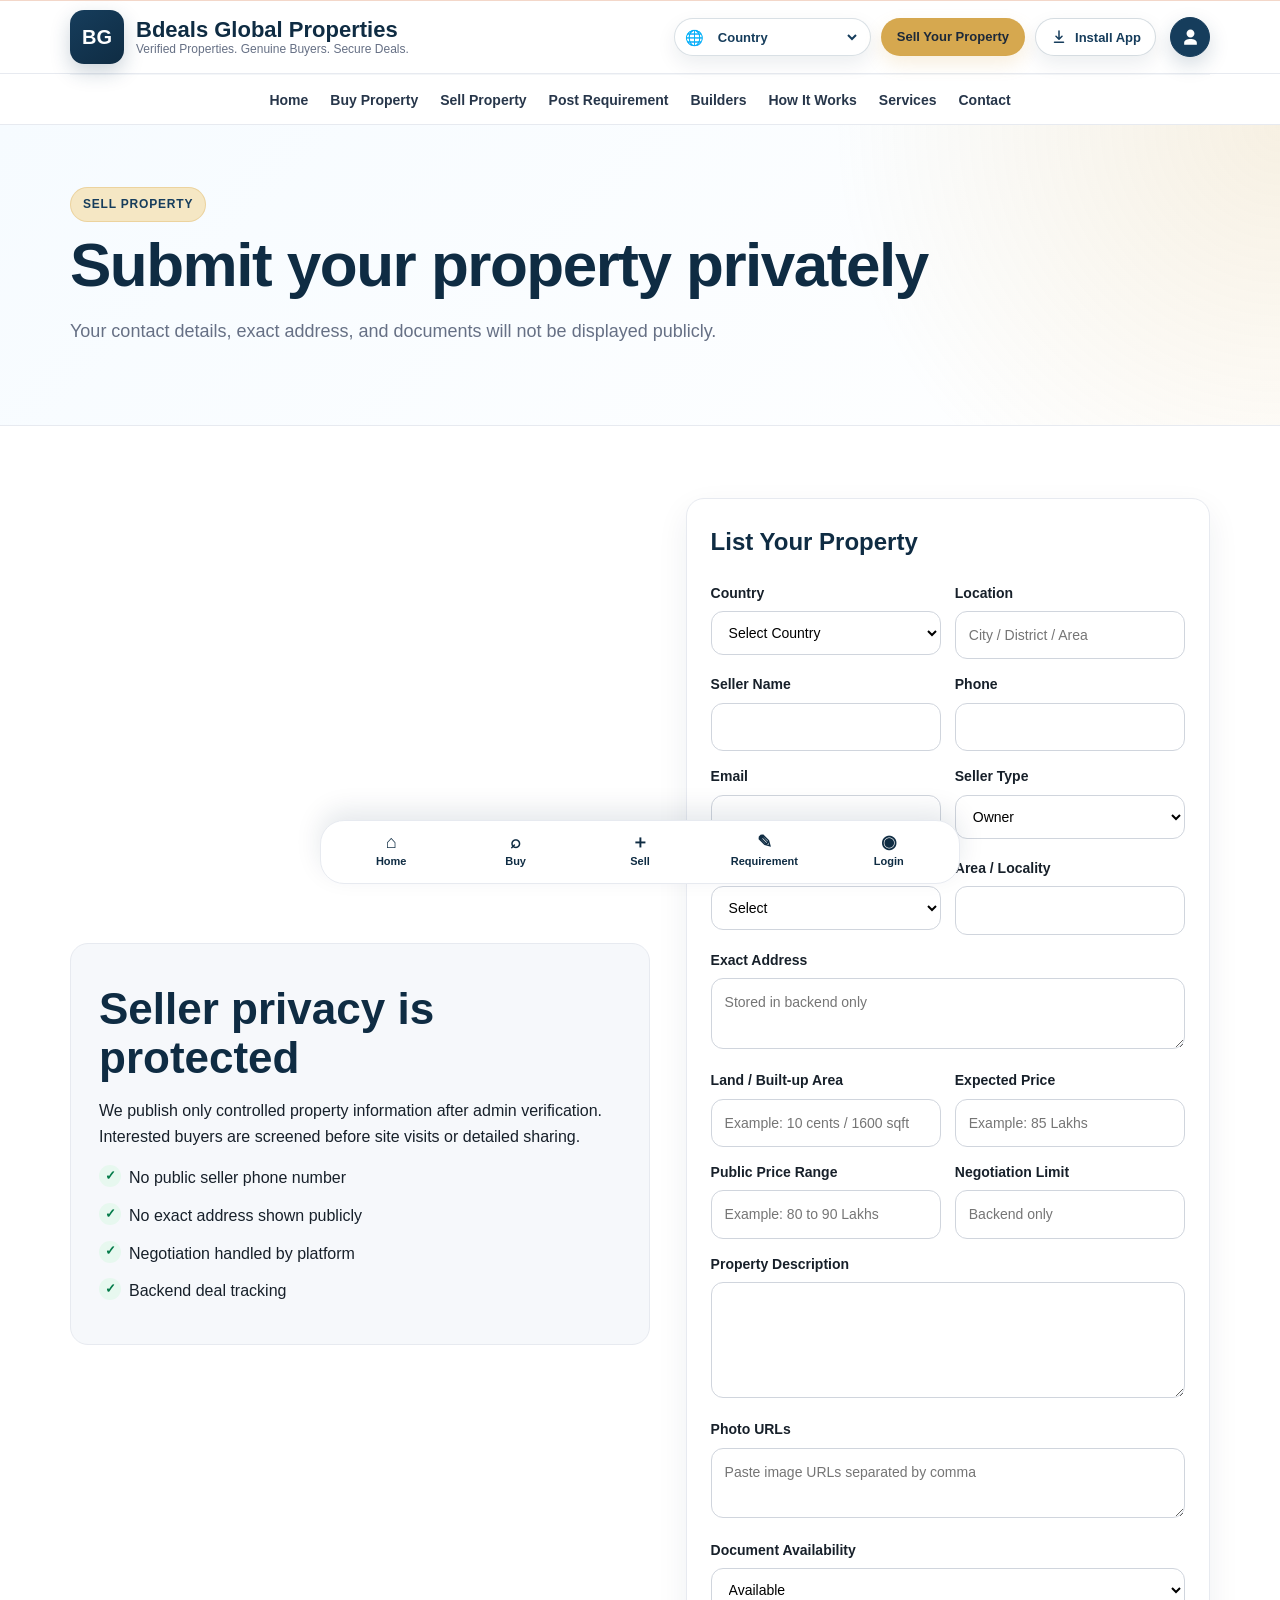
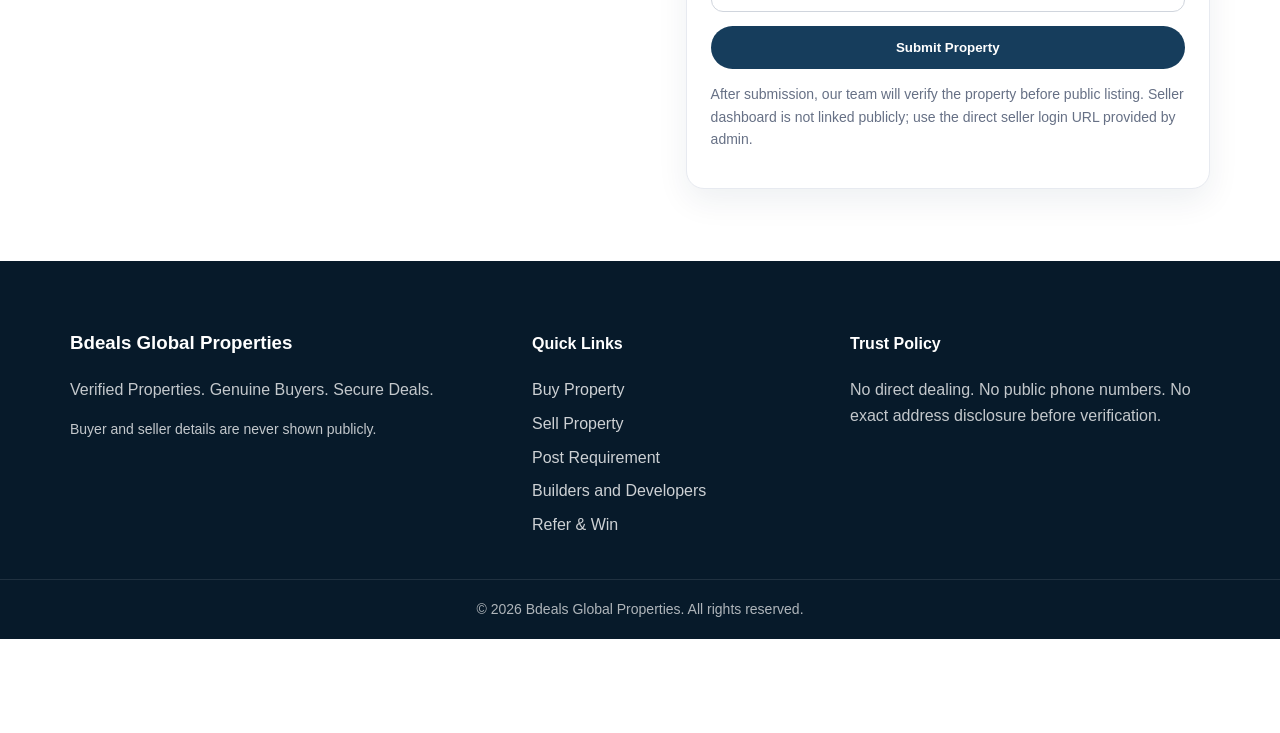
<file: sell-property.html>
<!DOCTYPE html>
<html lang="en">
<head>
  <title>Sell Property | Bdeals Global Properties</title>
  <meta charset="UTF-8">
  <meta name="viewport" content="width=device-width, initial-scale=1.0">
  <link rel="manifest" href="manifest.webmanifest">
  <meta name="theme-color" content="#163d5c">
  <meta name="mobile-web-app-capable" content="yes">
  <meta name="apple-mobile-web-app-capable" content="yes">
  <meta name="apple-mobile-web-app-title" content="BGP">
  <meta name="apple-mobile-web-app-status-bar-style" content="default">
  <link rel="apple-touch-icon" href="assets/icons/icon-180.png">
  <meta name="description" content="Trusted real estate mediator platform connecting verified property sellers and genuine buyers through a private managed process.">
  <link rel="stylesheet" href="css/style.css">
  <script defer src="js/config.js"></script>
  <script defer src="js/main.js"></script>
</head>
<body>

<header class="site-header">
  <div class="top-utility-bar brand-top-bar">
    <div class="container top-utility-wrap brand-top-wrap">
      <a class="brand top-brand" href="index.html" aria-label="Bdeals Global Properties Home">
        <span class="brand-mark">BG</span>
        <span>
          <strong>Bdeals Global Properties</strong>
          <small>Verified Properties. Genuine Buyers. Secure Deals.</small>
        </span>
      </a>

      <div class="top-action-group">
        <div class="top-country-picker" title="Select Country">
          <span class="top-country-icon">🌐</span>
          <select id="topCountrySelect" class="country-select top-country-select" onchange="handleTopCountryChange(this.value)" aria-label="Select country">
            <option value="">Country</option>
          </select>
        </div>

        <a class="top-sell-property-btn" href="sell-property.html">Sell Your Property</a>

        <button id="pwaInstallBtn" class="install-app-btn visible" type="button" onclick="installPWA()" title="Install App">
          <svg viewBox="0 0 24 24" aria-hidden="true">
            <path d="M12 3a1 1 0 0 1 1 1v8.59l2.3-2.3a1 1 0 1 1 1.4 1.42l-4 4a1 1 0 0 1-1.4 0l-4-4a1 1 0 1 1 1.4-1.42l2.3 2.3V4a1 1 0 0 1 1-1ZM5 19a1 1 0 0 1 1-1h12a1 1 0 1 1 0 2H6a1 1 0 0 1-1-1Z"></path>
          </svg>
          <span>Install App</span>
        </button>

        <a class="login-icon-link customer-login-icon-only" href="customer-login.html" aria-label="Customer Login / Signup" title="Customer Login / Signup">
          <svg viewBox="0 0 24 24" aria-hidden="true">
            <path d="M12 12c2.76 0 5-2.24 5-5s-2.24-5-5-5-5 2.24-5 5 2.24 5 5 5Zm0 2c-4.42 0-8 2.02-8 4.5V21h16v-2.5c0-2.48-3.58-4.5-8-4.5Z"></path>
          </svg>
        </a>
      </div>
    </div>
  </div>

  <div class="container nav-wrap screenshot-header menu-only-header">
    <button class="menu-toggle" aria-label="Open menu" onclick="toggleMenu()">☰</button>

    <nav id="mainMenu" class="main-nav">
      <a href="index.html">Home</a>
      <a href="buy-property.html">Buy Property</a>
      <a href="sell-property.html">Sell Property</a>
      <a href="post-requirement.html">Post Requirement</a>
      <a href="builders.html">Builders</a>
      <a href="how-it-works.html">How It Works</a>
      <a href="services.html">Services</a>
      <a href="contact.html">Contact</a>
    </nav>
  </div>
</header>
<main>
<section class="page-hero"><div class="container"><span class="eyebrow">Sell Property</span><h1>Submit your property privately</h1><p>Your contact details, exact address, and documents will not be displayed publicly.</p></div></section>
<section class="section"><div class="container form-layout"><div class="form-info"><h2>Seller privacy is protected</h2><p>We publish only controlled property information after admin verification. Interested buyers are screened before site visits or detailed sharing.</p><ul class="check-list"><li>No public seller phone number</li><li>No exact address shown publicly</li><li>Negotiation handled by platform</li><li>Backend deal tracking</li></ul></div>
<form class="form-card" data-form-type="sellProperty" onsubmit="submitMediatorForm(event)"><h2>List Your Property</h2>
      <div class="grid-2">
        <label>Country
          <select name="country" class="country-select" required><option value="">Select Country</option></select>
        </label>
        <label>Location<input name="location" placeholder="City / District / Area" required></label>
      </div>
      <div class="grid-2"><label>Seller Name<input name="sellerName" required></label><label>Phone<input name="phone" required></label></div><div class="grid-2"><label>Email<input name="email" type="email"></label><label>Seller Type<select name="sellerType"><option>Owner</option><option>Builder</option><option>Developer</option><option>Authorized Agent</option></select></label></div><div class="grid-2"><label>Property Type<select name="propertyType" required><option value="">Select</option><option>Apartment</option><option>Villa</option><option>House</option><option>Land</option><option>Commercial</option></select></label><label>Area / Locality<input name="locality" required></label></div><label>Exact Address<textarea name="exactAddress" rows="2" placeholder="Stored in backend only"></textarea></label><div class="grid-2"><label>Land / Built-up Area<input name="sizeText" placeholder="Example: 10 cents / 1600 sqft"></label><label>Expected Price<input name="expectedPrice" placeholder="Example: 85 Lakhs"></label></div><div class="grid-2"><label>Public Price Range<input name="publicPriceRange" placeholder="Example: 80 to 90 Lakhs"></label><label>Negotiation Limit<input name="negotiationLimit" placeholder="Backend only"></label></div><label>Property Description<textarea name="description" rows="4"></textarea></label><label>Photo URLs<textarea name="photoUrls" rows="2" placeholder="Paste image URLs separated by comma"></textarea></label><label>Document Availability<select name="documentAvailability"><option>Available</option><option>Partially Available</option><option>Not Ready</option></select></label><button class="btn primary full" type="submit">Submit Property</button><p class="form-note">After submission, our team will verify the property before public listing. Seller dashboard is not linked publicly; use the direct seller login URL provided by admin.</p><div class="form-status" aria-live="polite"></div></form></div></section></main>

<footer class="site-footer">
  <div class="container footer-grid">
    <div><h3>Bdeals Global Properties</h3><p>Verified Properties. Genuine Buyers. Secure Deals.</p><p class="muted">Buyer and seller details are never shown publicly.</p></div>
    <div><h4>Quick Links</h4><a href="buy-property.html">Buy Property</a><a href="sell-property.html">Sell Property</a><a href="post-requirement.html">Post Requirement</a><a href="builders.html">Builders and Developers</a>
      <a href="refer-and-win.html">Refer & Win</a></div>
    <div><h4>Trust Policy</h4><p>No direct dealing. No public phone numbers. No exact address disclosure before verification.</p></div>
  </div>
  <div class="footer-bottom">© <span id="year"></span> Bdeals Global Properties. All rights reserved.</div>
</footer>

<nav class="bottom-menu" aria-label="Bottom menu">
  <a href="index.html">
    <span class="bottom-icon">⌂</span>
    <span>Home</span>
  </a>
  <a href="buy-property.html">
    <span class="bottom-icon">⌕</span>
    <span>Buy</span>
  </a>
  <a href="sell-property.html">
    <span class="bottom-icon">＋</span>
    <span>Sell</span>
  </a>
  <a href="post-requirement.html">
    <span class="bottom-icon">✎</span>
    <span>Requirement</span>
  </a>
  <a href="customer-login.html">
    <span class="bottom-icon">◉</span>
    <span>Login</span>
  </a>
</nav>

</body>
</html>
</file>
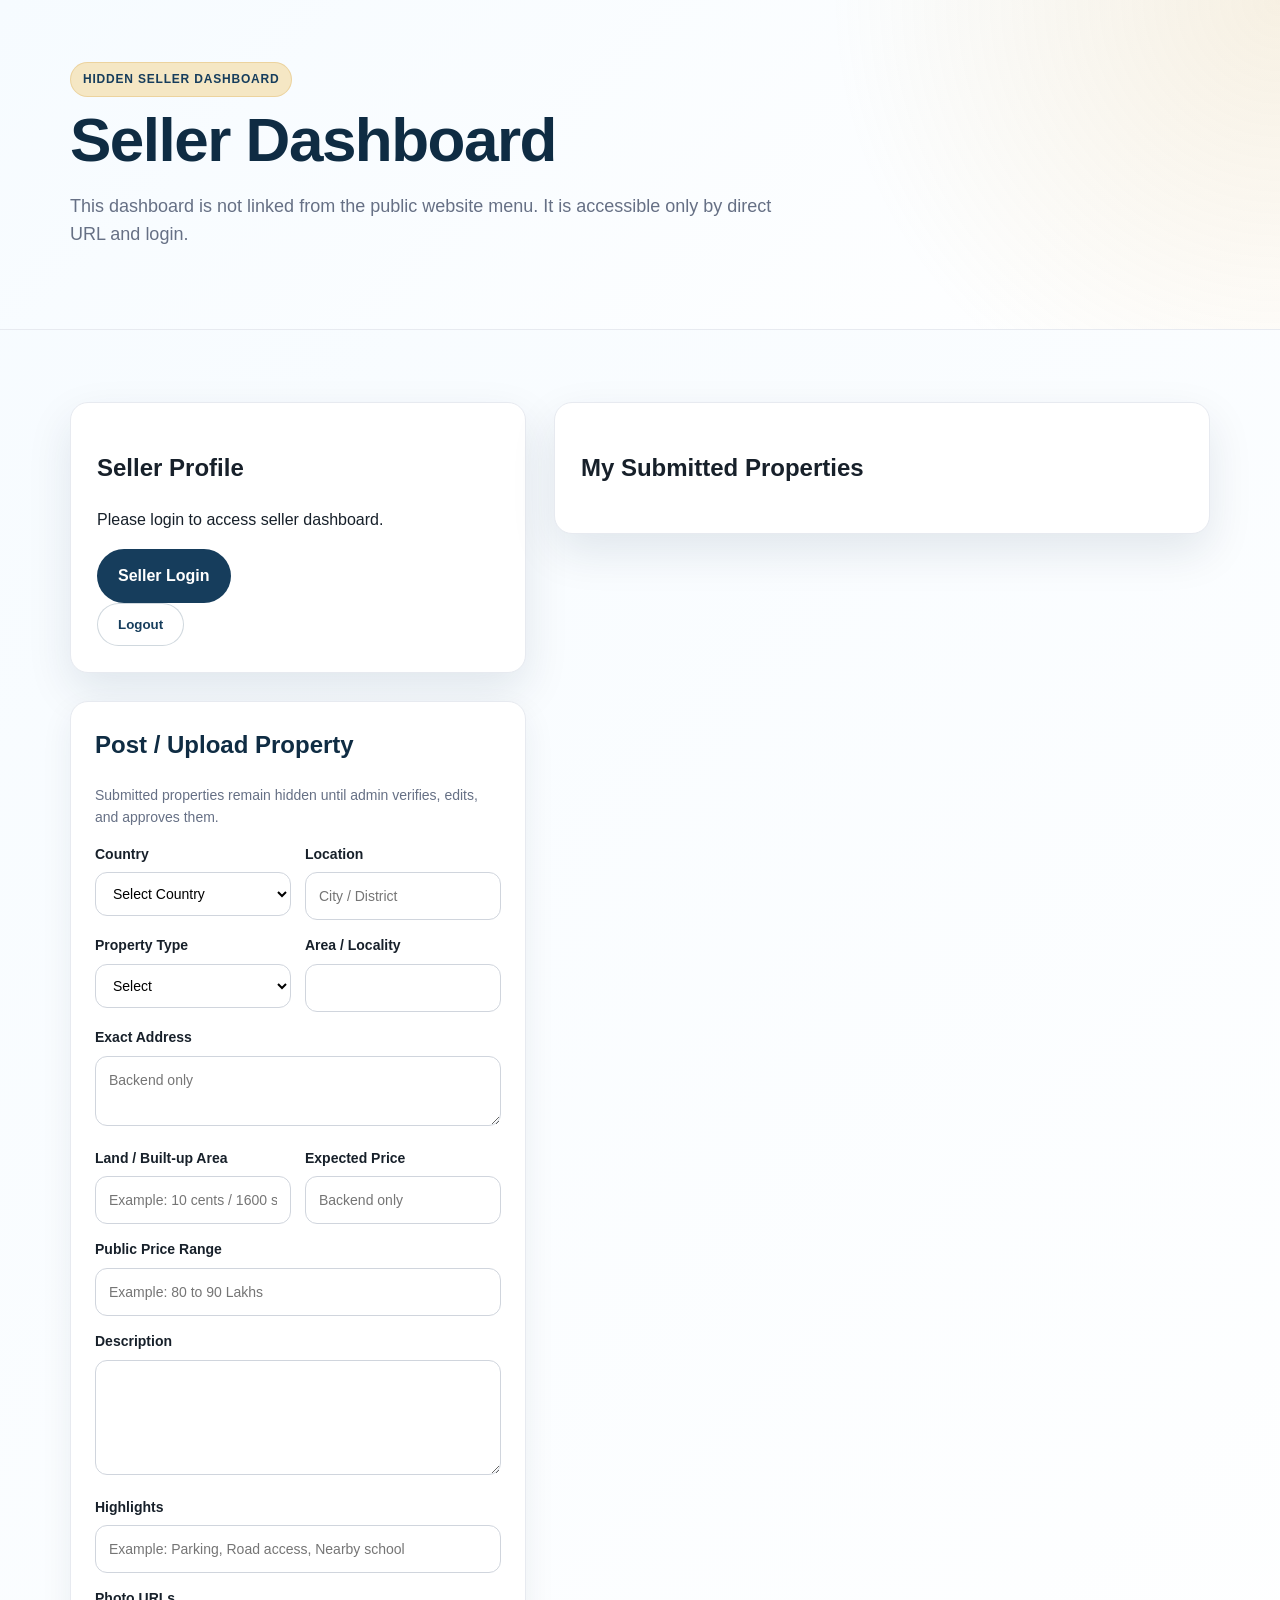
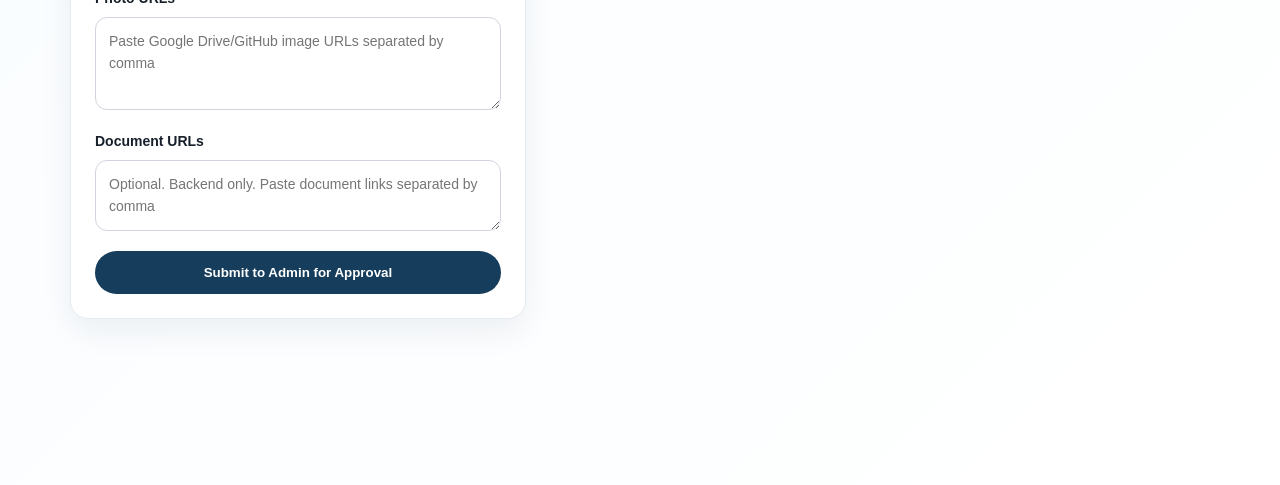
<file: seller-dashboard.html>
<!DOCTYPE html>
<html lang="en">
<head>
  <title>Seller Dashboard | Bdeals Global Properties</title>
  <meta charset="UTF-8">
  <meta name="viewport" content="width=device-width, initial-scale=1.0">
  <link rel="manifest" href="manifest.webmanifest">
  <meta name="theme-color" content="#163d5c">
  <meta name="mobile-web-app-capable" content="yes">
  <meta name="apple-mobile-web-app-capable" content="yes">
  <meta name="apple-mobile-web-app-title" content="BGP">
  <meta name="apple-mobile-web-app-status-bar-style" content="default">
  <link rel="apple-touch-icon" href="assets/icons/icon-180.png">
  <meta name="description" content="Trusted real estate mediator platform connecting verified property sellers and genuine buyers through a private managed process.">
  <link rel="stylesheet" href="css/style.css">
  <script defer src="js/config.js"></script>
  <script defer src="js/main.js"></script>
</head>
<body class="hidden-dashboard-body">
<main>

<section class="page-hero">
  <div class="container">
    <span class="eyebrow">Hidden Seller Dashboard</span>
    <h1 id="sellerWelcome">Seller Dashboard</h1>
    <p>This dashboard is not linked from the public website menu. It is accessible only by direct URL and login.</p>
  </div>
</section>

<section class="section">
  <div class="container dashboard-grid">
    <div class="dashboard-card">
      <h2>Seller Profile</h2>
      <div id="sellerProfileBox"></div>
      <button class="btn secondary" onclick="sellerLogout()">Logout</button>
    </div>
    <div class="dashboard-card">
      <h2>My Submitted Properties</h2>
      <div id="sellerPropertiesBox">Loading properties...</div>
    </div>

    <form class="form-card" onsubmit="submitSellerDashboardProperty(event)">
      <h2>Post / Upload Property</h2>
      <p class="form-note">Submitted properties remain hidden until admin verifies, edits, and approves them.</p>
      <div class="grid-2">
        <label>Country
          <select name="country" class="country-select" required><option value="">Select Country</option></select>
        </label>
        <label>Location<input name="location" placeholder="City / District" required></label>
      </div>
      <div class="grid-2">
        <label>Property Type
          <select name="propertyType" required>
            <option value="">Select</option>
            <option>Apartment</option>
            <option>Villa</option>
            <option>House</option>
            <option>Land</option>
            <option>Commercial</option>
          </select>
        </label>
        <label>Area / Locality<input name="locality" required></label>
      </div>
      <label>Exact Address<textarea name="exactAddress" rows="2" placeholder="Backend only"></textarea></label>
      <div class="grid-2">
        <label>Land / Built-up Area<input name="sizeText" placeholder="Example: 10 cents / 1600 sqft"></label>
        <label>Expected Price<input name="expectedPrice" placeholder="Backend only"></label>
      </div>
      <label>Public Price Range<input name="publicPriceRange" placeholder="Example: 80 to 90 Lakhs"></label>
      <label>Description<textarea name="description" rows="4"></textarea></label>
      <label>Highlights<input name="highlights" placeholder="Example: Parking, Road access, Nearby school"></label>
      <label>Photo URLs<textarea name="photoUrls" rows="3" placeholder="Paste Google Drive/GitHub image URLs separated by comma"></textarea></label>
      <label>Document URLs<textarea name="documentUrls" rows="2" placeholder="Optional. Backend only. Paste document links separated by comma"></textarea></label>
      <button class="btn primary full" type="submit">Submit to Admin for Approval</button>
      <div class="form-status" aria-live="polite"></div>
    </form>

  </div>
</section>

</main>
</body>
</html>
</file>
<file: css/style.css>
:root{--bg:#fff;--text:#17202a;--muted:#667085;--line:#e7eaf0;--light:#f6f8fb;--primary:#163d5c;--primary-2:#0f2c43;--accent:#d6a84f;--accent-2:#f5e7c4;--danger:#b42318;--success:#027a48;--radius:18px;--shadow:0 18px 45px rgba(12,38,64,.10)}*{box-sizing:border-box}html{scroll-behavior:smooth}body{margin:0;font-family:Arial,Helvetica,sans-serif;color:var(--text);background:var(--bg);line-height:1.6}a{color:inherit;text-decoration:none}.container{width:min(1140px,92%);margin:auto}.center{text-align:center}.mt-24{margin-top:24px}.full{width:100%}.site-header{position:sticky;top:0;z-index:20;background:rgba(255,255,255,.96);border-bottom:1px solid var(--line);backdrop-filter:blur(10px)}.nav-wrap{min-height:78px;display:flex;align-items:center;justify-content:space-between;gap:18px}.brand{display:flex;align-items:center;gap:12px;min-width:250px}.brand-mark{width:48px;height:48px;display:grid;place-items:center;border-radius:14px;background:linear-gradient(145deg,var(--primary),var(--primary-2));color:#fff;font-weight:800;box-shadow:0 8px 20px rgba(22,61,92,.22)}.brand strong{display:block;font-size:18px;line-height:1.2;color:var(--primary-2)}.brand small{display:block;font-size:11px;color:var(--muted);line-height:1.2}.main-nav{display:flex;align-items:center;gap:16px;font-size:14px;font-weight:700}.main-nav a{padding:8px 4px;color:#27364a}.main-nav a:hover{color:var(--accent)}.menu-toggle{display:none;border:0;background:var(--primary);color:#fff;border-radius:10px;padding:9px 12px;font-size:22px}.hero{padding:82px 0;background:radial-gradient(circle at top right,rgba(214,168,79,.18),transparent 36%),linear-gradient(135deg,#f7fbff,#fff 52%,#f7f2e6)}.hero-grid,.split,.form-layout{display:grid;grid-template-columns:1.05fr .95fr;gap:36px;align-items:center}.hero-copy h1,.page-hero h1{font-size:clamp(34px,5vw,62px);line-height:1.07;margin:10px 0 18px;letter-spacing:-1.5px;color:var(--primary-2)}.hero-copy p,.page-hero p{font-size:18px;color:var(--muted);max-width:720px}.eyebrow{display:inline-flex;color:var(--primary);background:var(--accent-2);border:1px solid rgba(214,168,79,.32);border-radius:999px;padding:7px 12px;font-size:12px;font-weight:800;text-transform:uppercase;letter-spacing:.8px}.hero-actions{display:flex;gap:14px;flex-wrap:wrap;margin-top:28px}.btn{display:inline-flex;align-items:center;justify-content:center;border-radius:999px;padding:13px 20px;border:1px solid transparent;font-weight:800;cursor:pointer;transition:.2s ease}.btn.primary{background:var(--primary);color:#fff}.btn.primary:hover{background:var(--primary-2);transform:translateY(-1px)}.btn.secondary{background:#fff;color:var(--primary);border-color:rgba(22,61,92,.2)}.btn.secondary:hover{border-color:var(--primary);transform:translateY(-1px)}.trust-row{display:flex;flex-wrap:wrap;gap:10px;margin-top:28px}.trust-row span{background:#fff;border:1px solid var(--line);padding:9px 12px;border-radius:999px;font-weight:800;font-size:13px;color:var(--primary)}.hero-card,.privacy-box,.policy-card,.details-card{background:#fff;border:1px solid var(--line);border-radius:var(--radius);box-shadow:var(--shadow);padding:28px}.check-list{list-style:none;padding:0;margin:16px 0 0}.check-list li{position:relative;padding-left:30px;margin:12px 0}.check-list li:before{content:'✓';position:absolute;left:0;top:0;width:22px;height:22px;display:grid;place-items:center;border-radius:50%;background:#e7f8ef;color:var(--success);font-size:13px;font-weight:900}.section{padding:72px 0}.section.light{background:var(--light)}.section.dark{background:linear-gradient(135deg,var(--primary-2),#071a2a);color:#fff}.section.dark p,.section.dark .muted{color:rgba(255,255,255,.78)}.section-title{text-align:center;max-width:760px;margin:0 auto 34px}.section-title h2,.split h2,.form-info h2,.cta-panel h2{font-size:clamp(28px,3.5vw,44px);line-height:1.12;color:var(--primary-2);margin:12px 0}.section.dark .split h2,.section.dark .cta-panel h2{color:#fff}.cards-3,.property-grid,.process-grid,.service-grid{display:grid;gap:22px}.cards-3,.property-grid,.process-grid{grid-template-columns:repeat(3,1fr)}.service-grid{grid-template-columns:repeat(4,1fr)}.info-card,.property-card,.process-card,.service-card,.form-card,.form-shell{background:#fff;border:1px solid var(--line);border-radius:var(--radius);padding:24px;box-shadow:0 12px 32px rgba(12,38,64,.07)}.form-shell{display:flex;align-items:center;justify-content:space-between;gap:20px}.info-card .icon,.process-card span{display:inline-grid;place-items:center;width:42px;height:42px;border-radius:12px;background:var(--primary);color:#fff;font-weight:900;margin-bottom:14px}.info-card a{color:var(--primary);font-weight:900}.property-card{overflow:hidden;padding:0}.property-img{height:190px;background:linear-gradient(135deg,rgba(22,61,92,.55),rgba(214,168,79,.35)),var(--property-image,linear-gradient(135deg,#cbd5e1,#f8fafc));background-size:cover;background-position:center}.property-body{padding:20px}.property-code{display:inline-flex;background:#edf3f8;color:var(--primary);border-radius:999px;padding:5px 10px;font-size:12px;font-weight:900}.property-body h3{margin:12px 0 8px;color:var(--primary-2)}.property-meta{display:flex;flex-wrap:wrap;gap:8px;margin:14px 0}.property-meta span{background:var(--light);border:1px solid var(--line);border-radius:999px;padding:6px 9px;font-size:12px;font-weight:800;color:#344054}.price{font-size:18px;font-weight:900;color:var(--primary);margin:12px 0}.cta-panel{text-align:center;background:#fff;border:1px solid var(--line);border-radius:24px;padding:46px;box-shadow:var(--shadow)}.cta-panel.transparent{background:rgba(255,255,255,.08);border-color:rgba(255,255,255,.18);box-shadow:none}.page-hero{padding:62px 0;background:radial-gradient(circle at top right,rgba(214,168,79,.16),transparent 34%),linear-gradient(135deg,#f6fbff,#fff);border-bottom:1px solid var(--line)}.filter-panel{display:grid;grid-template-columns:1fr 230px auto;gap:12px;background:#fff;border:1px solid var(--line);border-radius:20px;padding:16px;box-shadow:0 10px 28px rgba(12,38,64,.07);margin-bottom:28px}input,select,textarea{width:100%;border:1px solid #d0d5dd;border-radius:12px;padding:12px 13px;font:inherit;background:#fff}textarea{resize:vertical}label{display:block;font-weight:800;font-size:14px;margin-bottom:14px}label input,label select,label textarea{margin-top:7px;font-weight:400}.form-layout.reverse{grid-template-columns:.95fr 1.05fr}.form-info{background:var(--light);border:1px solid var(--line);border-radius:var(--radius);padding:28px}.form-card h2{margin-top:0;color:var(--primary-2)}.grid-2{display:grid;grid-template-columns:1fr 1fr;gap:14px}.form-note,.muted{color:var(--muted);font-size:14px}.form-status{margin-top:14px;padding:12px;border-radius:12px;display:none}.form-status.success{display:block;background:#ecfdf3;color:var(--success);border:1px solid #abefc6}.form-status.error{display:block;background:#fef3f2;color:var(--danger);border:1px solid #fecdca}.feature-list{display:grid;gap:12px;margin-top:20px}.feature-list div{background:#fff;border:1px solid var(--line);border-radius:14px;padding:16px}.feature-list strong{display:block;color:var(--primary-2)}.feature-list span{color:var(--muted);font-size:14px}.process-card span{background:var(--accent);color:#1d2939}.process-card h3,.service-card h3{margin:8px 0;color:var(--primary-2)}.details-card{display:grid;grid-template-columns:.85fr 1.15fr;gap:24px}.details-image{min-height:340px;border-radius:18px;background:linear-gradient(135deg,rgba(22,61,92,.50),rgba(214,168,79,.30)),var(--property-image,linear-gradient(135deg,#cbd5e1,#f8fafc));background-size:cover;background-position:center}.notice{border-left:4px solid var(--accent);background:#fffbeb;padding:12px 14px;border-radius:12px;color:#5f3f00;margin-top:18px}.site-footer{background:#071a2a;color:#fff;padding-top:48px}.footer-grid{display:grid;grid-template-columns:1.2fr .8fr 1fr;gap:30px}.site-footer a{display:block;color:rgba(255,255,255,.8);margin:8px 0}.site-footer p{color:rgba(255,255,255,.76)}.footer-bottom{border-top:1px solid rgba(255,255,255,.1);margin-top:34px;padding:18px 0;text-align:center;color:rgba(255,255,255,.68);font-size:14px}@media(max-width:960px){.menu-toggle{display:inline-flex}.main-nav{display:none;position:absolute;left:4%;right:4%;top:78px;background:#fff;border:1px solid var(--line);border-radius:18px;box-shadow:var(--shadow);padding:14px;flex-direction:column;align-items:stretch}.main-nav.open{display:flex}.main-nav a{padding:12px;border-radius:10px}.main-nav a:hover{background:var(--light)}.hero-grid,.split,.form-layout,.details-card,.form-layout.reverse{grid-template-columns:1fr}.cards-3,.property-grid,.process-grid,.service-grid{grid-template-columns:repeat(2,1fr)}.filter-panel{grid-template-columns:1fr}}@media(max-width:640px){.brand{min-width:0}.brand small{display:none}.hero,.section{padding:48px 0}.cards-3,.property-grid,.process-grid,.service-grid,.footer-grid,.grid-2{grid-template-columns:1fr}.hero-actions{display:grid}.form-shell{display:block}.form-shell .btn{margin-top:18px}.cta-panel{padding:28px}.property-img{height:170px}}


/* Backend controlled home banner slider */
.banner-slider-section{
  padding:24px 0 0;
  background:linear-gradient(135deg,#f6fbff,#ffffff);
}

.banner-slider{
  position:relative;
  min-height:340px;
  border-radius:28px;
  overflow:hidden;
  background:linear-gradient(135deg,var(--primary-2),var(--primary));
  box-shadow:var(--shadow);
}

.banner-slide{
  display:none;
  min-height:340px;
  padding:46px 64px;
  align-items:center;
  background:
    linear-gradient(90deg, rgba(7,26,42,.88), rgba(7,26,42,.58), rgba(7,26,42,.28)),
    var(--banner-image, linear-gradient(135deg,#163d5c,#d6a84f));
  background-size:cover;
  background-position:center;
  color:#fff;
}

.banner-slide.active{
  display:flex;
  animation:bannerFade .45s ease;
}

@keyframes bannerFade{
  from{opacity:.45;transform:scale(1.01)}
  to{opacity:1;transform:scale(1)}
}

.banner-content{
  max-width:650px;
}

.banner-content h2{
  font-size:clamp(30px,4.4vw,54px);
  line-height:1.08;
  margin:14px 0 12px;
  letter-spacing:-1.2px;
}

.banner-content p{
  color:rgba(255,255,255,.86);
  font-size:18px;
  margin-bottom:20px;
}

.banner-content .eyebrow{
  background:rgba(255,255,255,.13);
  color:#fff;
  border-color:rgba(255,255,255,.28);
}

.banner-arrow{
  position:absolute;
  top:50%;
  transform:translateY(-50%);
  width:42px;
  height:42px;
  border:0;
  border-radius:50%;
  background:rgba(255,255,255,.86);
  color:var(--primary-2);
  font-size:34px;
  line-height:1;
  cursor:pointer;
  display:grid;
  place-items:center;
  z-index:3;
}

.banner-arrow.prev{left:16px}
.banner-arrow.next{right:16px}

.banner-dots{
  position:absolute;
  left:0;
  right:0;
  bottom:16px;
  display:flex;
  justify-content:center;
  gap:8px;
  z-index:3;
}

.banner-dot{
  width:10px;
  height:10px;
  border-radius:50%;
  border:0;
  background:rgba(255,255,255,.48);
  cursor:pointer;
}

.banner-dot.active{
  background:#fff;
  width:28px;
  border-radius:999px;
}

@media (max-width: 640px){
  .banner-slider{min-height:310px;border-radius:20px}
  .banner-slide{min-height:310px;padding:34px 42px}
  .banner-content p{font-size:15px}
  .banner-arrow{width:34px;height:34px;font-size:28px}
  .banner-arrow.prev{left:8px}
  .banner-arrow.next{right:8px}
}


/* V1.2 customer login, seller hidden dashboard, countries, referral */
.customer-login-link{
  background:var(--primary);
  color:#fff!important;
  border-radius:999px;
  padding:9px 14px!important;
}

.auth-grid{
  display:grid;
  grid-template-columns:1fr 1fr;
  gap:28px;
  align-items:start;
}

.auth-grid.single{
  max-width:560px;
  margin:auto;
  grid-template-columns:1fr;
}

.dashboard-grid{
  display:grid;
  grid-template-columns:.82fr 1.18fr;
  gap:28px;
  align-items:start;
}

.dashboard-card{
  background:#fff;
  border:1px solid var(--line);
  border-radius:var(--radius);
  box-shadow:var(--shadow);
  padding:26px;
}

.profile-line{
  display:flex;
  justify-content:space-between;
  gap:14px;
  border-bottom:1px solid var(--line);
  padding:10px 0;
}

.profile-line strong{
  color:var(--primary-2);
}

.referral-code-box{
  background:var(--accent-2);
  border:1px solid rgba(214,168,79,.35);
  color:var(--primary-2);
  padding:14px;
  border-radius:14px;
  font-weight:900;
  margin:16px 0;
}

.hidden-dashboard-body{
  background:linear-gradient(135deg,#f6fbff,#ffffff);
}

.hidden-dashboard-body .page-hero{
  border-bottom:1px solid var(--line);
}

.seller-property-row{
  border:1px solid var(--line);
  border-radius:14px;
  padding:14px;
  margin-bottom:12px;
  background:#fff;
}

.seller-property-row h3{
  margin:0 0 8px;
  color:var(--primary-2);
}

.status-pill{
  display:inline-flex;
  border-radius:999px;
  padding:5px 10px;
  background:#edf3f8;
  color:var(--primary);
  font-size:12px;
  font-weight:900;
  margin-right:6px;
}

@media (max-width: 960px){
  .auth-grid,.dashboard-grid{grid-template-columns:1fr}
  .customer-login-link{display:inline-flex;justify-content:center}
}


/* V1.3 screenshot-style header and portal workflow */
.screenshot-header{
  min-height:118px;
  display:grid;
  grid-template-columns:auto 1fr auto;
  align-items:center;
  gap:26px;
}

.screenshot-header .brand{
  min-width:390px;
}

.screenshot-header .brand-mark{
  width:72px;
  height:72px;
  border-radius:20px;
  font-size:26px;
}

.screenshot-header .brand strong{
  font-size:28px;
  letter-spacing:-.6px;
}

.screenshot-header .brand small{
  font-size:16px;
  margin-top:2px;
}

.screenshot-header .main-nav{
  justify-content:flex-end;
  gap:28px;
  font-size:20px;
}

.login-icon-link{
  width:46px;
  height:46px;
  border-radius:50%;
  background:var(--primary);
  color:#fff;
  display:grid;
  place-items:center;
  box-shadow:0 10px 24px rgba(22,61,92,.18);
  flex:0 0 auto;
}

.login-icon-link svg{
  width:24px;
  height:24px;
  fill:currentColor;
}

.login-icon-link:hover{
  background:var(--primary-2);
  transform:translateY(-1px);
}

.portal-grid{
  display:grid;
  grid-template-columns:repeat(3,1fr);
  gap:22px;
}

.portal-card{
  background:#fff;
  border:1px solid var(--line);
  border-radius:var(--radius);
  box-shadow:var(--shadow);
  padding:26px;
}

.portal-card h2,.portal-card h3{
  margin-top:0;
  color:var(--primary-2);
}

.refer-home-section .portal-card{
  background:#fff;
}

@media (max-width: 1180px){
  .screenshot-header{
    grid-template-columns:auto auto;
  }
  .screenshot-header .main-nav{
    grid-column:1 / -1;
    justify-content:flex-start;
    flex-wrap:wrap;
    gap:16px;
    font-size:17px;
  }
  .screenshot-header .brand{min-width:0}
}

@media (max-width: 960px){
  .screenshot-header{
    display:flex;
    min-height:78px;
  }
  .screenshot-header .brand-mark{
    width:48px;
    height:48px;
    border-radius:14px;
    font-size:18px;
  }
  .screenshot-header .brand strong{font-size:18px}
  .screenshot-header .brand small{font-size:11px}
  .screenshot-header .main-nav{
    display:none;
    font-size:14px;
  }
  .screenshot-header .main-nav.open{
    display:flex;
  }
  .login-icon-link{
    width:42px;
    height:42px;
  }
  .portal-grid{
    grid-template-columns:1fr;
  }
}

/* V1.3.1 header font size and alignment refinement */
.site-header{
  border-top:1px solid #f3d7c9;
}

.nav-wrap.screenshot-header{
  min-height:92px;
  display:flex;
  align-items:center;
  justify-content:space-between;
  gap:18px;
}

.screenshot-header .brand{
  min-width:300px;
  flex:0 0 auto;
  gap:12px;
}

.screenshot-header .brand-mark{
  width:56px;
  height:56px;
  border-radius:16px;
  font-size:20px;
}

.screenshot-header .brand strong{
  font-size:22px;
  line-height:1.15;
  letter-spacing:-.3px;
}

.screenshot-header .brand small{
  font-size:13px;
  line-height:1.2;
  margin-top:2px;
}

.screenshot-header .main-nav{
  flex:1 1 auto;
  display:flex;
  align-items:center;
  justify-content:flex-end;
  gap:18px;
  font-size:15px;
  line-height:1;
  white-space:nowrap;
}

.screenshot-header .main-nav a{
  padding:10px 0;
  display:inline-flex;
  align-items:center;
}

.login-icon-link{
  width:40px;
  height:40px;
  margin-left:4px;
}

.login-icon-link svg{
  width:21px;
  height:21px;
}

@media (max-width: 1180px){
  .nav-wrap.screenshot-header{
    display:flex;
    min-height:86px;
  }

  .screenshot-header .brand{
    min-width:260px;
  }

  .screenshot-header .brand strong{
    font-size:20px;
  }

  .screenshot-header .brand small{
    font-size:12px;
  }

  .screenshot-header .main-nav{
    gap:13px;
    font-size:14px;
    flex-wrap:nowrap;
  }
}

@media (max-width: 1060px){
  .menu-toggle{
    display:inline-flex;
    order:3;
  }

  .login-icon-link{
    order:2;
    margin-left:auto;
  }

  .screenshot-header .main-nav{
    display:none;
    position:absolute;
    left:4%;
    right:4%;
    top:86px;
    background:#fff;
    border:1px solid var(--line);
    border-radius:18px;
    box-shadow:var(--shadow);
    padding:14px;
    flex-direction:column;
    align-items:stretch;
    white-space:normal;
    font-size:14px;
    gap:0;
    z-index:30;
  }

  .screenshot-header .main-nav.open{
    display:flex;
  }

  .screenshot-header .main-nav a{
    padding:12px;
    border-radius:10px;
  }

  .screenshot-header .main-nav a:hover{
    background:var(--light);
  }
}

@media (max-width: 640px){
  .nav-wrap.screenshot-header{
    min-height:74px;
    gap:10px;
  }

  .screenshot-header .brand{
    min-width:0;
    gap:10px;
  }

  .screenshot-header .brand-mark{
    width:44px;
    height:44px;
    border-radius:13px;
    font-size:16px;
  }

  .screenshot-header .brand strong{
    font-size:17px;
  }

  .screenshot-header .brand small{
    display:none;
  }

  .login-icon-link{
    width:38px;
    height:38px;
  }

  .screenshot-header .main-nav{
    top:74px;
  }
}


/* V1.3.3 backend test page */
.test-results{
  margin-top:18px;
  display:grid;
  gap:10px;
}

.test-ok,
.test-error{
  padding:12px 14px;
  border-radius:12px;
  font-size:14px;
  word-break:break-word;
}

.test-ok{
  background:#ecfdf3;
  color:#027a48;
  border:1px solid #abefc6;
}

.test-error{
  background:#fef3f2;
  color:#b42318;
  border:1px solid #fecdca;
}


/* V1.3.4 visible country and location selectors */
.country-location-section{
  padding:22px 0;
  background:#fff;
  border-bottom:1px solid var(--line);
}

.country-location-bar{
  display:grid;
  grid-template-columns:.85fr 1.15fr;
  gap:22px;
  align-items:end;
  background:#fff;
  border:1px solid var(--line);
  border-radius:22px;
  padding:22px;
  box-shadow:0 12px 32px rgba(12,38,64,.07);
}

.country-location-bar h3{
  margin:10px 0 0;
  color:var(--primary-2);
  font-size:24px;
}

.country-location-controls{
  display:grid;
  grid-template-columns:1fr 1fr auto;
  gap:12px;
  align-items:end;
}

.visible-country-select{
  min-height:48px;
}

.property-filter-panel{
  grid-template-columns:180px 1fr 1fr 210px auto;
  align-items:end;
}

@media (max-width: 1060px){
  .country-location-bar{
    grid-template-columns:1fr;
  }
  .country-location-controls,
  .property-filter-panel{
    grid-template-columns:1fr;
  }
}


/* V1.3.5 PWA install app option */
.install-app-btn{
  display:none;
  align-items:center;
  justify-content:center;
  gap:7px;
  border:1px solid rgba(22,61,92,.16);
  background:#fff;
  color:var(--primary);
  border-radius:999px;
  height:40px;
  padding:0 13px;
  font-weight:900;
  font-size:13px;
  cursor:pointer;
  white-space:nowrap;
  box-shadow:0 8px 20px rgba(12,38,64,.08);
}

.install-app-btn.visible{
  display:inline-flex;
}

.install-app-btn svg{
  width:18px;
  height:18px;
  fill:currentColor;
}

.install-app-btn:hover{
  border-color:var(--primary);
  transform:translateY(-1px);
}

.pwa-install-message{
  position:fixed;
  inset:0;
  z-index:9999;
  display:none;
  align-items:center;
  justify-content:center;
  background:rgba(7,26,42,.46);
  padding:20px;
}

.pwa-install-message.show{
  display:flex;
}

.pwa-install-message > div{
  width:min(420px,94vw);
  background:#fff;
  border-radius:20px;
  padding:24px;
  box-shadow:0 22px 60px rgba(0,0,0,.22);
}

.pwa-install-message strong{
  display:block;
  color:var(--primary-2);
  font-size:20px;
  margin-bottom:8px;
}

.pwa-install-message p{
  color:var(--muted);
  margin:0 0 18px;
}

.pwa-install-message button{
  border:0;
  background:var(--primary);
  color:#fff;
  border-radius:999px;
  padding:10px 18px;
  font-weight:900;
  cursor:pointer;
}

@media (max-width: 1060px){
  .install-app-btn{
    order:2;
    margin-left:auto;
  }

  .login-icon-link{
    order:3;
    margin-left:0;
  }

  .menu-toggle{
    order:4;
  }
}

@media (max-width: 640px){
  .install-app-btn{
    width:38px;
    height:38px;
    padding:0;
    border-radius:50%;
  }

  .install-app-btn span{
    display:none;
  }

  .install-app-btn svg{
    width:20px;
    height:20px;
  }
}


/* V1.3.6 top country selector for desktop and mobile */
.top-country-picker{
  display:inline-flex;
  align-items:center;
  gap:6px;
  height:40px;
  background:#fff;
  border:1px solid rgba(22,61,92,.16);
  border-radius:999px;
  padding:0 10px;
  box-shadow:0 8px 20px rgba(12,38,64,.08);
  flex:0 0 auto;
}

.top-country-icon{
  font-size:15px;
  line-height:1;
}

.top-country-select{
  width:150px;
  min-width:130px;
  height:34px;
  border:0;
  background:transparent;
  padding:0 4px;
  font-size:13px;
  font-weight:800;
  color:var(--primary);
  outline:none;
  cursor:pointer;
}

.top-country-select option{
  color:var(--text);
}

@media (max-width: 1060px){
  .top-country-picker{
    order:2;
    margin-left:auto;
    height:38px;
    padding:0 8px;
  }

  .install-app-btn{
    order:3;
    margin-left:0;
  }

  .login-icon-link{
    order:4;
  }

  .menu-toggle{
    order:5;
  }

  .top-country-select{
    width:120px;
    min-width:110px;
    font-size:12px;
  }
}

@media (max-width: 640px){
  .top-country-picker{
    height:38px;
    padding:0 6px;
    gap:3px;
    max-width:104px;
  }

  .top-country-icon{
    font-size:13px;
  }

  .top-country-select{
    width:76px;
    min-width:76px;
    font-size:11px;
  }
}

@media (max-width: 420px){
  .top-country-picker{
    max-width:92px;
  }

  .top-country-select{
    width:66px;
    min-width:66px;
  }
}


/* V1.3.8 top and bottom menu + visible action buttons */
.install-app-btn{
  display:inline-flex !important;
  align-items:center;
  justify-content:center;
  gap:7px;
  height:40px;
  padding:0 14px;
  border-radius:999px;
  background:#fff;
  color:var(--primary);
  border:1px solid rgba(22,61,92,.18);
  font-weight:900;
  font-size:13px;
  white-space:nowrap;
  cursor:pointer;
  box-shadow:0 8px 20px rgba(12,38,64,.08);
}

.install-app-btn svg{
  width:18px;
  height:18px;
  fill:currentColor;
}

.customer-auth-btn{
  display:inline-flex;
  align-items:center;
  justify-content:center;
  gap:7px;
  height:40px;
  padding:0 14px;
  border-radius:999px;
  background:var(--primary);
  color:#fff !important;
  border:1px solid var(--primary);
  font-weight:900;
  font-size:13px;
  white-space:nowrap;
  box-shadow:0 8px 20px rgba(22,61,92,.18);
}

.customer-auth-btn svg{
  width:18px;
  height:18px;
  fill:currentColor;
}

.customer-auth-btn:hover,
.install-app-btn:hover{
  transform:translateY(-1px);
}

.bottom-menu{
  position:fixed;
  left:0;
  right:0;
  bottom:0;
  z-index:60;
  display:grid;
  grid-template-columns:repeat(5,1fr);
  background:#fff;
  border-top:1px solid var(--line);
  box-shadow:0 -10px 26px rgba(12,38,64,.10);
  padding:7px 8px calc(7px + env(safe-area-inset-bottom));
}

.bottom-menu a{
  display:flex;
  flex-direction:column;
  align-items:center;
  justify-content:center;
  gap:2px;
  color:var(--primary-2);
  font-size:11px;
  font-weight:900;
  min-height:46px;
  border-radius:14px;
}

.bottom-menu a:hover{
  background:var(--light);
  color:var(--primary);
}

.bottom-icon{
  display:block;
  font-size:18px;
  line-height:1;
}

body{
  padding-bottom:76px;
}

@media (min-width: 1061px){
  .bottom-menu{
    max-width:760px;
    left:50%;
    transform:translateX(-50%);
    bottom:16px;
    border:1px solid var(--line);
    border-radius:24px;
    padding:8px;
  }

  body{
    padding-bottom:94px;
  }
}

@media (max-width: 1180px){
  .screenshot-header .main-nav{
    gap:11px;
    font-size:13px;
  }

  .install-app-btn,
  .customer-auth-btn{
    height:38px;
    padding:0 11px;
    font-size:12px;
  }
}

@media (max-width: 1060px){
  .top-country-picker{
    order:2;
    margin-left:auto;
  }

  .install-app-btn{
    order:3;
    margin-left:0;
  }

  .customer-auth-btn{
    order:4;
  }

  .menu-toggle{
    order:5;
  }
}

@media (max-width: 740px){
  .customer-auth-btn span,
  .install-app-btn span{
    display:none;
  }

  .customer-auth-btn,
  .install-app-btn{
    width:38px;
    height:38px;
    padding:0;
    border-radius:50%;
  }

  .customer-auth-btn svg,
  .install-app-btn svg{
    width:19px;
    height:19px;
  }
}

@media (max-width: 420px){
  .bottom-menu a{
    font-size:10px;
  }

  .bottom-icon{
    font-size:16px;
  }
}


/* V1.3.9 top utility bar + aligned header menu + app bottom menu */
.site-header{
  background:#fff;
  border-bottom:1px solid var(--line);
}

.top-utility-bar{
  background:#f8fafc;
  border-bottom:1px solid var(--line);
}

.top-utility-wrap{
  min-height:48px;
  display:flex;
  align-items:center;
  justify-content:flex-end;
  gap:10px;
}

.top-utility-wrap .top-country-picker{
  margin-left:0;
  order:initial;
}

.top-sell-property-btn{
  display:inline-flex;
  align-items:center;
  justify-content:center;
  height:38px;
  padding:0 15px;
  border-radius:999px;
  background:var(--accent);
  color:#1d2939;
  border:1px solid rgba(214,168,79,.55);
  font-size:13px;
  font-weight:900;
  white-space:nowrap;
  box-shadow:0 8px 18px rgba(214,168,79,.18);
}

.top-sell-property-btn:hover{
  transform:translateY(-1px);
}

.nav-wrap.screenshot-header{
  min-height:82px;
  display:flex;
  align-items:center;
  justify-content:space-between;
  gap:16px;
}

.screenshot-header .brand{
  min-width:280px;
  flex:0 0 auto;
}

.screenshot-header .brand-mark{
  width:52px;
  height:52px;
  font-size:19px;
}

.screenshot-header .brand strong{
  font-size:21px;
}

.screenshot-header .brand small{
  font-size:12px;
}

.screenshot-header .main-nav{
  flex:1 1 auto;
  justify-content:flex-end;
  gap:14px;
  font-size:14px;
  white-space:nowrap;
}

.screenshot-header .customer-auth-btn{
  flex:0 0 auto;
}

.install-app-btn{
  display:inline-flex !important;
  height:38px;
  padding:0 14px;
  font-size:13px;
  background:#fff;
}

.top-country-picker{
  height:38px;
}

.top-country-select{
  height:32px;
}

.bottom-menu{
  display:grid !important;
  visibility:visible !important;
  opacity:1 !important;
}

body.pwa-standalone .bottom-menu{
  display:grid !important;
}

@media (display-mode: standalone){
  .bottom-menu{
    display:grid !important;
    visibility:visible !important;
  }
}

@media (max-width: 1180px){
  .screenshot-header .main-nav{
    gap:10px;
    font-size:13px;
  }

  .screenshot-header .brand{
    min-width:245px;
  }

  .screenshot-header .brand strong{
    font-size:19px;
  }
}

@media (max-width: 1060px){
  .top-utility-wrap{
    justify-content:flex-start;
    gap:8px;
    overflow-x:auto;
    padding-top:6px;
    padding-bottom:6px;
  }

  .top-utility-wrap::-webkit-scrollbar{
    display:none;
  }

  .nav-wrap.screenshot-header{
    min-height:74px;
  }

  .menu-toggle{
    display:inline-flex;
    order:3;
    margin-left:auto;
  }

  .screenshot-header .main-nav{
    display:none;
    position:absolute;
    left:4%;
    right:4%;
    top:123px;
    background:#fff;
    border:1px solid var(--line);
    border-radius:18px;
    box-shadow:var(--shadow);
    padding:14px;
    flex-direction:column;
    align-items:stretch;
    white-space:normal;
    font-size:14px;
    gap:0;
    z-index:70;
  }

  .screenshot-header .main-nav.open{
    display:flex;
  }

  .customer-auth-btn{
    order:2;
    margin-left:auto;
  }

  .customer-auth-btn span{
    display:inline;
  }

  .install-app-btn span{
    display:inline;
  }
}

@media (max-width: 740px){
  .top-utility-wrap{
    min-height:44px;
  }

  .top-sell-property-btn{
    height:34px;
    padding:0 12px;
    font-size:12px;
  }

  .install-app-btn{
    width:auto;
    height:34px;
    padding:0 12px;
    border-radius:999px;
  }

  .install-app-btn span{
    display:inline;
    font-size:12px;
  }

  .install-app-btn svg{
    width:16px;
    height:16px;
  }

  .top-country-picker{
    height:34px;
    max-width:none;
  }

  .top-country-select{
    width:102px;
    min-width:102px;
    font-size:12px;
  }

  .screenshot-header .brand small{
    display:none;
  }

  .screenshot-header .brand{
    min-width:0;
  }

  .screenshot-header .brand strong{
    font-size:17px;
  }

  .customer-auth-btn{
    width:auto;
    height:36px;
    padding:0 10px;
    border-radius:999px;
  }

  .customer-auth-btn span{
    display:inline;
    font-size:11px;
  }

  .customer-auth-btn svg{
    width:16px;
    height:16px;
  }

  .screenshot-header .main-nav{
    top:119px;
  }
}

@media (max-width: 520px){
  .top-utility-wrap{
    justify-content:flex-start;
  }

  .top-sell-property-btn{
    min-width:128px;
  }

  .install-app-btn{
    min-width:106px;
  }

  .customer-auth-btn span{
    display:none;
  }

  .customer-auth-btn{
    width:36px;
    padding:0;
    border-radius:50%;
  }
}

@media (max-width: 380px){
  .screenshot-header .brand strong{
    font-size:15px;
  }

  .top-country-select{
    width:86px;
    min-width:86px;
  }

  .top-sell-property-btn{
    min-width:118px;
    font-size:11px;
  }

  .install-app-btn{
    min-width:96px;
  }
}


/* V1.4.0 logo/company moved to top + login icon only */
.brand-top-bar{
  background:#fff;
  border-bottom:1px solid var(--line);
}

.brand-top-wrap{
  min-height:72px;
  display:flex;
  align-items:center;
  justify-content:space-between;
  gap:18px;
}

.top-brand{
  flex:0 1 auto;
  min-width:280px;
}

.top-brand .brand-mark{
  width:54px;
  height:54px;
  font-size:20px;
}

.top-brand strong{
  font-size:22px;
  line-height:1.1;
}

.top-brand small{
  font-size:12px;
}

.top-action-group{
  display:flex;
  align-items:center;
  justify-content:flex-end;
  gap:10px;
  flex:0 0 auto;
}

.customer-login-icon-only{
  display:inline-flex;
  align-items:center;
  justify-content:center;
  width:40px;
  height:40px;
  border-radius:50%;
  background:var(--primary);
  color:#fff;
  border:1px solid var(--primary);
  box-shadow:0 8px 20px rgba(22,61,92,.18);
  flex:0 0 auto;
}

.customer-login-icon-only svg{
  width:19px;
  height:19px;
  fill:currentColor;
}

.customer-login-icon-only:hover{
  transform:translateY(-1px);
}

.menu-only-header{
  min-height:50px !important;
  justify-content:center !important;
  border-top:1px solid #f4f6f8;
}

.menu-only-header .main-nav{
  width:100%;
  justify-content:center;
  gap:22px;
  font-size:14px;
}

.menu-only-header .menu-toggle{
  margin-left:auto;
}

.screenshot-header.menu-only-header .brand,
.screenshot-header.menu-only-header .customer-auth-btn,
.screenshot-header.menu-only-header .customer-login-icon-only{
  display:none;
}

@media (max-width: 1180px){
  .menu-only-header .main-nav{
    gap:14px;
    font-size:13px;
  }

  .top-brand{
    min-width:240px;
  }

  .top-brand strong{
    font-size:20px;
  }
}

@media (max-width: 1060px){
  .brand-top-wrap{
    min-height:66px;
  }

  .top-action-group{
    gap:8px;
    overflow-x:auto;
    padding:4px 0;
  }

  .top-action-group::-webkit-scrollbar{
    display:none;
  }

  .menu-only-header{
    min-height:46px !important;
  }

  .menu-only-header .menu-toggle{
    display:inline-flex;
    margin-left:auto;
  }

  .menu-only-header .main-nav{
    display:none;
    position:absolute;
    left:4%;
    right:4%;
    top:119px;
    background:#fff;
    border:1px solid var(--line);
    border-radius:18px;
    box-shadow:var(--shadow);
    padding:14px;
    flex-direction:column;
    align-items:stretch;
    white-space:normal;
    font-size:14px;
    gap:0;
    z-index:70;
  }

  .menu-only-header .main-nav.open{
    display:flex;
  }
}

@media (max-width: 760px){
  .brand-top-wrap{
    display:grid;
    grid-template-columns:1fr;
    gap:8px;
    padding-top:8px;
    padding-bottom:8px;
  }

  .top-brand{
    min-width:0;
  }

  .top-brand .brand-mark{
    width:46px;
    height:46px;
    font-size:18px;
  }

  .top-brand strong{
    font-size:18px;
  }

  .top-brand small{
    display:none;
  }

  .top-action-group{
    justify-content:flex-start;
    width:100%;
  }

  .customer-login-icon-only{
    width:36px;
    height:36px;
  }

  .customer-login-icon-only svg{
    width:17px;
    height:17px;
  }

  .menu-only-header .main-nav{
    top:132px;
  }
}

@media (max-width: 520px){
  .top-action-group{
    gap:6px;
  }

  .top-sell-property-btn{
    min-width:116px;
    padding:0 10px;
    font-size:11px;
  }

  .install-app-btn{
    min-width:90px;
    padding:0 10px;
  }

  .install-app-btn span{
    font-size:11px;
  }

  .top-country-select{
    width:80px;
    min-width:80px;
  }

  .top-country-picker{
    padding:0 6px;
  }

  .menu-only-header .main-nav{
    top:130px;
  }
}

@media (max-width: 380px){
  .top-brand strong{
    font-size:16px;
  }

  .top-brand .brand-mark{
    width:42px;
    height:42px;
    font-size:16px;
  }

  .top-action-group{
    gap:5px;
  }

  .top-country-select{
    width:70px;
    min-width:70px;
    font-size:10px;
  }

  .top-sell-property-btn{
    min-width:108px;
    font-size:10px;
  }

  .install-app-btn{
    min-width:82px;
  }
}
</file>
